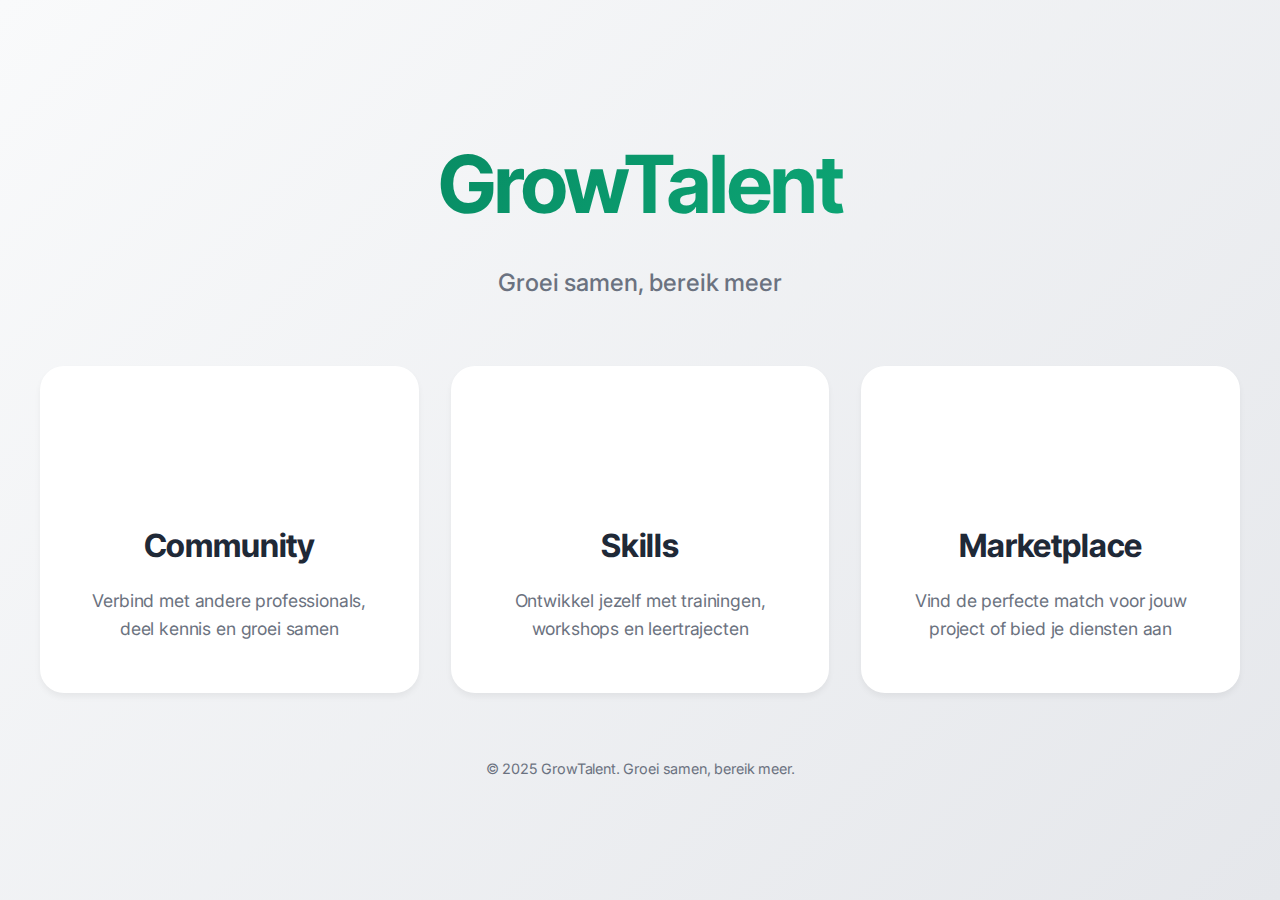
<file: index.html>
<!DOCTYPE html>
<html lang="nl">
<head>
    <meta charset="UTF-8">
    <meta name="viewport" content="width=device-width, initial-scale=1.0">
    <title>GrowTalent - Groei samen</title>
    <link rel="preconnect" href="https://fonts.googleapis.com">
    <link rel="preconnect" href="https://fonts.gstatic.com" crossorigin>
    <link href="https://fonts.googleapis.com/css2?family=Inter:wght@400;500;600;700&family=Inter+Tight:wght@600;700&display=swap" rel="stylesheet">
    <link rel="stylesheet" href="landing-styles.css">
</head>
<body>
    <div class="landing-container">
        <div class="logo-section">
            <h1 class="main-logo">GrowTalent</h1>
            <p class="tagline">Groei samen, bereik meer</p>
        </div>

        <div class="pillars-section">
            <a href="community-login.html" class="pillar-card community">
                <div class="pillar-icon">
                    <svg width="48" height="48" viewBox="0 0 24 24" fill="none" stroke="currentColor" stroke-width="2">
                        <path d="M17 21v-2a4 4 0 0 0-4-4H5a4 4 0 0 0-4 4v2"></path>
                        <circle cx="9" cy="7" r="4"></circle>
                        <path d="M23 21v-2a4 4 0 0 0-3-3.87"></path>
                        <path d="M16 3.13a4 4 0 0 1 0 7.75"></path>
                    </svg>
                </div>
                <h2>Community</h2>
                <p>Verbind met andere professionals, deel kennis en groei samen</p>
            </a>

            <a href="skills-login.html" class="pillar-card skills">
                <div class="pillar-icon">
                    <svg width="48" height="48" viewBox="0 0 24 24" fill="none" stroke="currentColor" stroke-width="2">
                        <path d="M2 3h6a4 4 0 0 1 4 4v14a3 3 0 0 0-3-3H2z"></path>
                        <path d="M22 3h-6a4 4 0 0 0-4 4v14a3 3 0 0 1 3-3h7z"></path>
                    </svg>
                </div>
                <h2>Skills</h2>
                <p>Ontwikkel jezelf met trainingen, workshops en leertrajecten</p>
            </a>

            <a href="marketplace-login.html" class="pillar-card marketplace">
                <div class="pillar-icon">
                    <svg width="48" height="48" viewBox="0 0 24 24" fill="none" stroke="currentColor" stroke-width="2">
                        <circle cx="9" cy="21" r="1"></circle>
                        <circle cx="20" cy="21" r="1"></circle>
                        <path d="M1 1h4l2.68 13.39a2 2 0 0 0 2 1.61h9.72a2 2 0 0 0 2-1.61L23 6H6"></path>
                    </svg>
                </div>
                <h2>Marketplace</h2>
                <p>Vind de perfecte match voor jouw project of bied je diensten aan</p>
            </a>
        </div>

        <footer class="landing-footer">
            <p>&copy; 2025 GrowTalent. Groei samen, bereik meer.</p>
        </footer>
    </div>
</body>
</html>
</file>
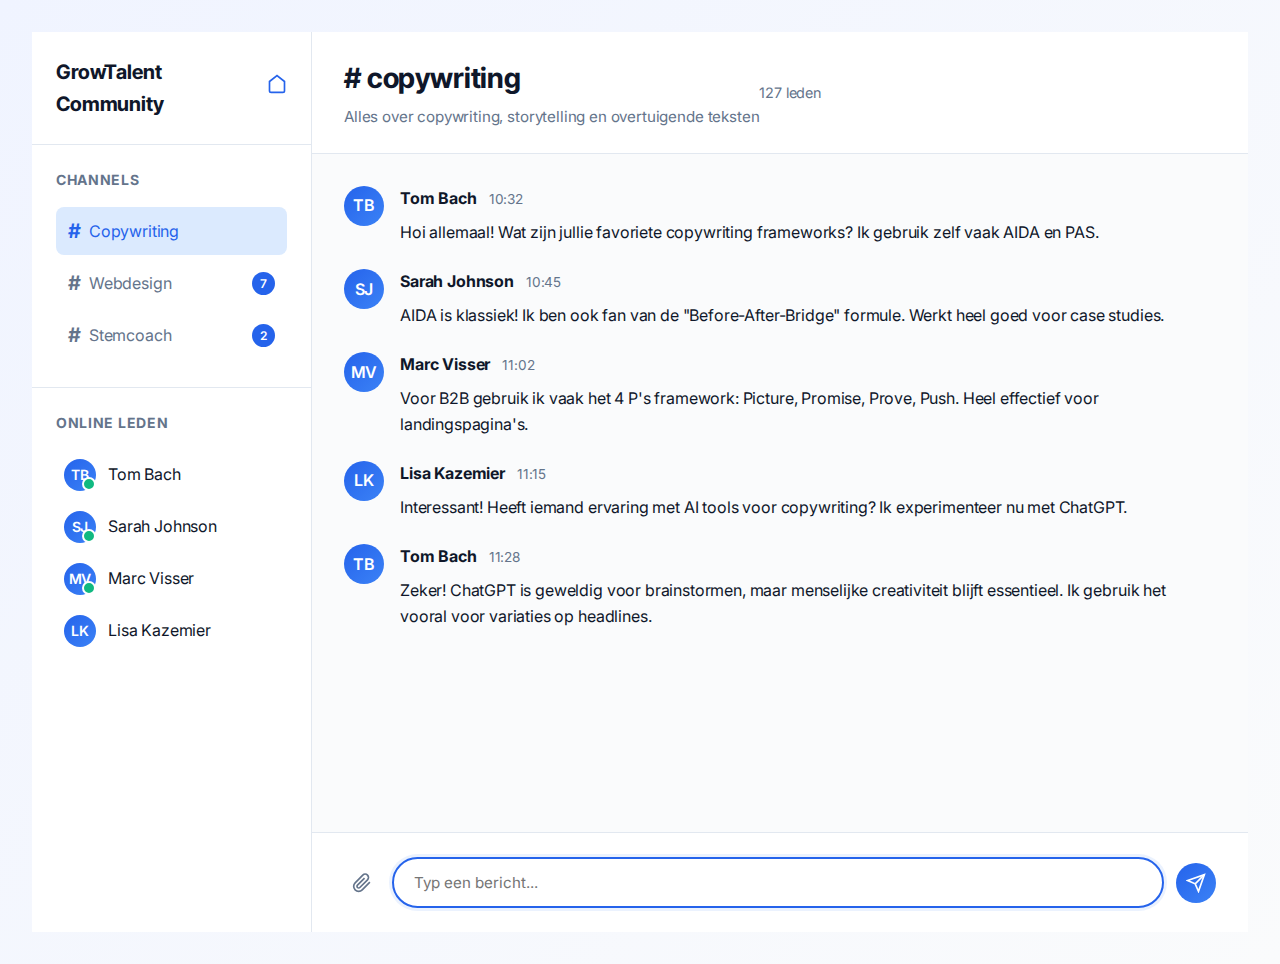
<file: channel.html>
<!DOCTYPE html>
<html lang="nl">
<head>
    <meta charset="UTF-8">
    <meta name="viewport" content="width=device-width, initial-scale=1.0">
    <title>Channel - GrowTalent Community</title>
    <link rel="preconnect" href="https://fonts.googleapis.com">
    <link rel="preconnect" href="https://fonts.gstatic.com" crossorigin>
    <link href="https://fonts.googleapis.com/css2?family=Inter:wght@400;500;600;700&family=Inter+Tight:wght@600;700&display=swap" rel="stylesheet">
    <link rel="stylesheet" href="community-styles.css">
</head>
<body>
    <div class="channel-container">
        <!-- Sidebar -->
        <aside class="channel-sidebar">
            <div class="sidebar-header">
                <a href="index.html" style="text-decoration: none;">
                    <h2>GrowTalent Community</h2>
                </a>
                <a href="community-dashboard.html" class="back-to-dashboard">
                    <svg width="20" height="20" viewBox="0 0 24 24" fill="none" stroke="currentColor" stroke-width="2">
                        <path d="M3 9l9-7 9 7v11a2 2 0 0 1-2 2H5a2 2 0 0 1-2-2z"></path>
                    </svg>
                </a>
            </div>
            
            <div class="channels-section">
                <h3>Channels</h3>
                <ul class="sidebar-channels">
                    <li>
                        <a href="channel.html?channel=copywriting" class="sidebar-channel" data-channel="copywriting">
                            <span class="channel-hash">#</span>
                            <span>Copywriting</span>
                            <span class="unread-badge">3</span>
                        </a>
                    </li>
                    <li>
                        <a href="channel.html?channel=webdesign" class="sidebar-channel" data-channel="webdesign">
                            <span class="channel-hash">#</span>
                            <span>Webdesign</span>
                            <span class="unread-badge">7</span>
                        </a>
                    </li>
                    <li>
                        <a href="channel.html?channel=stemcoach" class="sidebar-channel" data-channel="stemcoach">
                            <span class="channel-hash">#</span>
                            <span>Stemcoach</span>
                            <span class="unread-badge">2</span>
                        </a>
                    </li>
                </ul>
            </div>

            <div class="online-members">
                <h3>Online leden</h3>
                <ul class="members-list">
                    <li class="member-item">
                        <div class="member-avatar online">TB</div>
                        <span>Tom Bach</span>
                    </li>
                    <li class="member-item">
                        <div class="member-avatar online">SJ</div>
                        <span>Sarah Johnson</span>
                    </li>
                    <li class="member-item">
                        <div class="member-avatar online">MV</div>
                        <span>Marc Visser</span>
                    </li>
                    <li class="member-item">
                        <div class="member-avatar">LK</div>
                        <span>Lisa Kazemier</span>
                    </li>
                </ul>
            </div>
        </aside>

        <!-- Main Chat Area -->
        <main class="channel-main">
            <!-- Channel Header -->
            <header class="channel-header">
                <div class="channel-title">
                    <h1 id="channelName"># copywriting</h1>
                    <p id="channelDescription">Alles over copywriting, storytelling en overtuigende teksten</p>
                </div>
                <div class="channel-info">
                    <span id="memberCount">127 leden</span>
                </div>
            </header>

            <!-- Messages -->
            <div class="messages-container" id="messagesContainer">
                <!-- Messages will be dynamically loaded -->
            </div>

            <!-- Message Input -->
            <div class="message-input-container">
                <form id="messageForm" class="message-form">
                    <button type="button" class="attachment-btn">
                        <svg width="20" height="20" viewBox="0 0 24 24" fill="none" stroke="currentColor" stroke-width="2">
                            <path d="M21.44 11.05l-9.19 9.19a6 6 0 0 1-8.49-8.49l9.19-9.19a4 4 0 0 1 5.66 5.66l-9.2 9.19a2 2 0 0 1-2.83-2.83l8.49-8.48"></path>
                        </svg>
                    </button>
                    <input type="text" id="messageInput" placeholder="Typ een bericht..." autocomplete="off">
                    <button type="submit" class="send-btn">
                        <svg width="20" height="20" viewBox="0 0 24 24" fill="none" stroke="currentColor" stroke-width="2">
                            <line x1="22" y1="2" x2="11" y2="13"></line>
                            <polygon points="22 2 15 22 11 13 2 9 22 2"></polygon>
                        </svg>
                    </button>
                </form>
            </div>
        </main>
    </div>

    <script src="channel.js"></script>
</body>
</html>
</file>
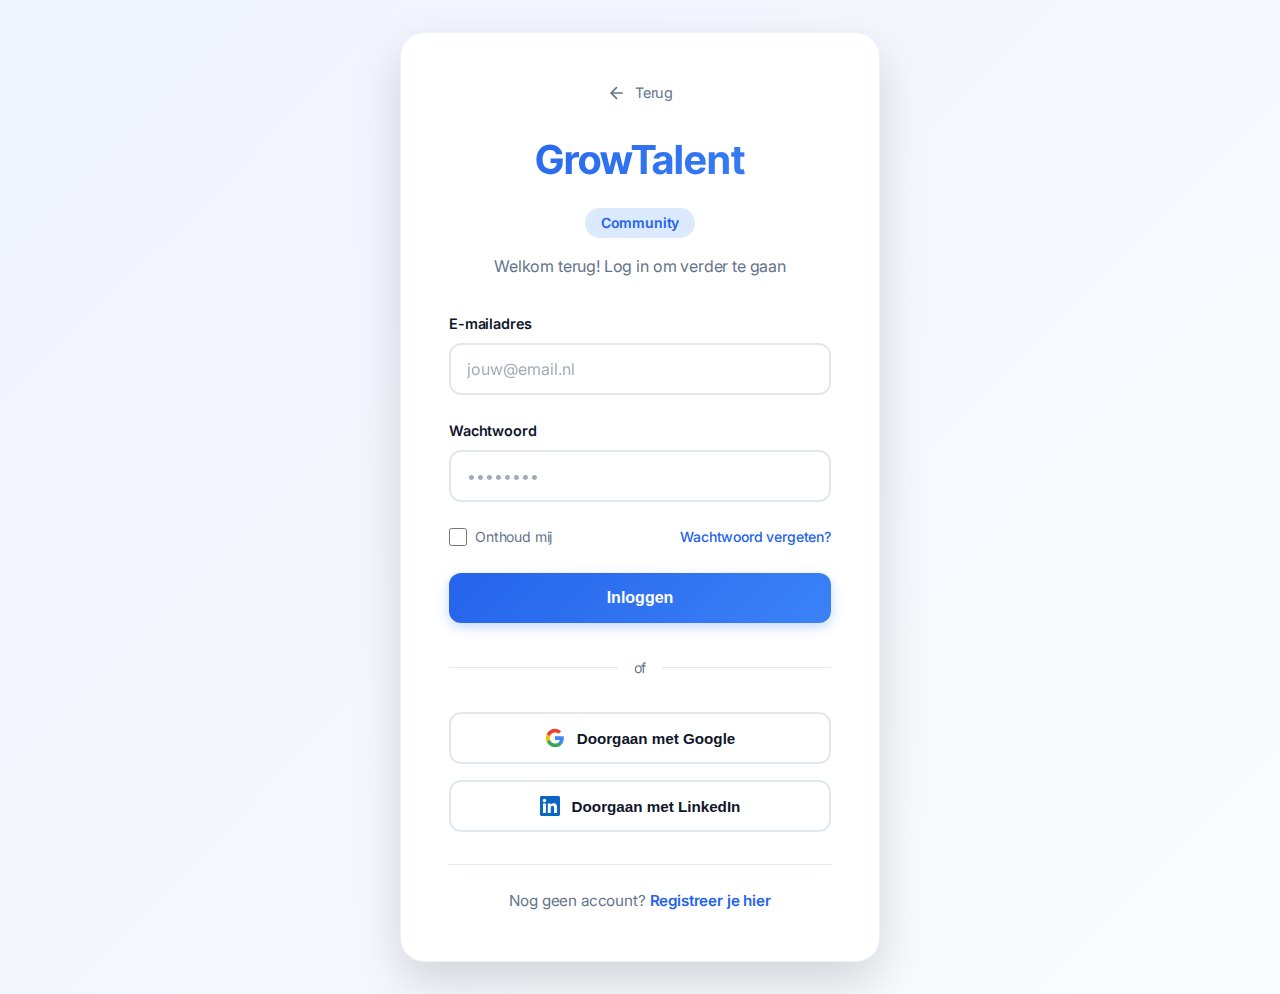
<file: community-dashboard.html>
<!DOCTYPE html>
<html lang="nl">
<head>
    <meta charset="UTF-8">
    <meta name="viewport" content="width=device-width, initial-scale=1.0">
    <title>Community Dashboard - GrowTalent</title>
    <link rel="preconnect" href="https://fonts.googleapis.com">
    <link rel="preconnect" href="https://fonts.gstatic.com" crossorigin>
    <link href="https://fonts.googleapis.com/css2?family=Inter:wght@400;500;600;700&family=Inter+Tight:wght@600;700&display=swap" rel="stylesheet">
    <link rel="stylesheet" href="community-styles.css">
</head>
<body>
    <div class="dashboard-container">
        <!-- Header -->
        <header class="dashboard-header">
            <div class="container">
                <div class="dashboard-logo">
                    <a href="index.html" style="text-decoration: none;">
                        <h1>GrowTalent <span style="font-size: 0.8rem; color: #2563eb;">Community</span></h1>
                    </a>
                </div>
                <nav class="dashboard-nav">
                    <a href="channel.html?channel=copywriting" class="nav-link">
                        <svg width="20" height="20" viewBox="0 0 24 24" fill="none" stroke="currentColor" stroke-width="2">
                            <path d="M21 15a2 2 0 0 1-2 2H7l-4 4V5a2 2 0 0 1 2-2h14a2 2 0 0 1 2 2z"></path>
                        </svg>
                        <span>Channels</span>
                    </a>
                    <a href="community-dashboard.html" class="nav-link active">
                        <svg width="20" height="20" viewBox="0 0 24 24" fill="none" stroke="currentColor" stroke-width="2">
                            <path d="M3 9l9-7 9 7v11a2 2 0 0 1-2 2H5a2 2 0 0 1-2-2z"></path>
                        </svg>
                        <span>Dashboard</span>
                    </a>
                    <a href="profile.html" class="nav-link">
                        <svg width="20" height="20" viewBox="0 0 24 24" fill="none" stroke="currentColor" stroke-width="2">
                            <path d="M20 21v-2a4 4 0 0 0-4-4H8a4 4 0 0 0-4 4v2"></path>
                            <circle cx="12" cy="7" r="4"></circle>
                        </svg>
                        <span>Profiel</span>
                    </a>
                    <a href="community-dashboard.html#notifications" class="nav-link">
                        <svg width="20" height="20" viewBox="0 0 24 24" fill="none" stroke="currentColor" stroke-width="2">
                            <path d="M18 8A6 6 0 0 0 6 8c0 7-3 9-3 9h18s-3-2-3-9"></path>
                            <path d="M13.73 21a2 2 0 0 1-3.46 0"></path>
                        </svg>
                        <span>Notificaties</span>
                    </a>
                </nav>
                <div class="user-menu">
                    <div class="user-avatar" id="userAvatar">JD</div>
                </div>
            </div>
        </header>

        <!-- Main Content -->
        <main class="dashboard-content">
            <div class="dashboard-layout">
                <div class="dashboard-main">
                    <!-- Welcome Section -->
                    <section class="welcome-section">
                        <h2>Welkom bij GrowTalent Community! 👋</h2>
                        <p>Deel kennis en groei samen met professionals in jouw vakgebied. 5 nieuwe berichten in jouw channels.</p>
                    </section>

                    <!-- Dashboard Grid -->
                    <div class="dashboard-grid">
                <!-- Mijn Profiel -->
                <div class="dashboard-card">
                    <div class="card-header">
                        <div class="card-icon">
                            <svg width="24" height="24" viewBox="0 0 24 24" fill="none" stroke="currentColor" stroke-width="2">
                                <path d="M20 21v-2a4 4 0 0 0-4-4H8a4 4 0 0 0-4 4v2"></path>
                                <circle cx="12" cy="7" r="4"></circle>
                            </svg>
                        </div>
                        <h3>Mijn Profiel</h3>
                    </div>
                    <div class="card-content">
                        <div class="profile-preview">
                            <div class="profile-avatar">TB</div>
                            <div class="profile-info">
                                <div class="profile-name">Tom Bach</div>
                                <div class="profile-role">Marketing Strategist</div>
                            </div>
                        </div>
                        <a href="profile.html" class="btn-primary">
                            Bekijk profiel
                            <svg width="16" height="16" viewBox="0 0 24 24" fill="none" stroke="currentColor" stroke-width="2">
                                <path d="M5 12h14M12 5l7 7-7 7"/>
                            </svg>
                        </a>
                    </div>
                </div>

                <!-- Recente Activiteit -->
                <div class="dashboard-card">
                    <div class="card-header">
                        <div class="card-icon">
                            <svg width="24" height="24" viewBox="0 0 24 24" fill="none" stroke="currentColor" stroke-width="2">
                                <polyline points="22 12 18 12 15 21 9 3 6 12 2 12"></polyline>
                            </svg>
                        </div>
                        <h3>Activiteit</h3>
                    </div>
                    <div class="card-content">
                        <ul class="activity-list">
                            <li class="activity-item">
                                <span class="activity-text">Nieuw connectieverzoek van Sarah</span>
                                <span class="activity-time">2u</span>
                            </li>
                            <li class="activity-item">
                                <span class="activity-text">Je post heeft 15 likes ontvangen</span>
                                <span class="activity-time">5u</span>
                            </li>
                            <li class="activity-item">
                                <span class="activity-text">Marc heeft gereageerd op je bericht</span>
                                <span class="activity-time">1d</span>
                            </li>
                        </ul>
                    </div>
                </div>

                <!-- Community Channels -->
                <div class="dashboard-card featured-card">
                    <div class="card-header">
                        <div class="card-icon premium-icon">
                            <svg width="24" height="24" viewBox="0 0 24 24" fill="none" stroke="currentColor" stroke-width="2">
                                <path d="M21 15a2 2 0 0 1-2 2H7l-4 4V5a2 2 0 0 1 2-2h14a2 2 0 0 1 2 2z"></path>
                            </svg>
                        </div>
                        <h3>Exclusieve Channels</h3>
                    </div>
                    <div class="card-content">
                        <ul class="channel-list">
                            <li class="channel-item">
                                <a href="channel.html?channel=copywriting" class="channel-link">
                                    <span class="channel-icon">#</span>
                                    <div class="channel-info">
                                        <span class="channel-name">Copywriting</span>
                                        <span class="channel-members">127 leden</span>
                                    </div>
                                    <span class="channel-badge">3</span>
                                </a>
                            </li>
                            <li class="channel-item">
                                <a href="channel.html?channel=webdesign" class="channel-link">
                                    <span class="channel-icon">#</span>
                                    <div class="channel-info">
                                        <span class="channel-name">Webdesign</span>
                                        <span class="channel-members">89 leden</span>
                                    </div>
                                    <span class="channel-badge">7</span>
                                </a>
                            </li>
                            <li class="channel-item">
                                <a href="channel.html?channel=stemcoach" class="channel-link">
                                    <span class="channel-icon">#</span>
                                    <div class="channel-info">
                                        <span class="channel-name">Stemcoach</span>
                                        <span class="channel-members">54 leden</span>
                                    </div>
                                    <span class="channel-badge">2</span>
                                </a>
                            </li>
                        </ul>
                    </div>
                </div>

                <!-- Kennisdeling -->
                <div class="dashboard-card">
                    <div class="card-header">
                        <div class="card-icon">
                            <svg width="24" height="24" viewBox="0 0 24 24" fill="none" stroke="currentColor" stroke-width="2">
                                <path d="M2 3h6a4 4 0 0 1 4 4v14a3 3 0 0 0-3-3H2z"></path>
                                <path d="M22 3h-6a4 4 0 0 0-4 4v14a3 3 0 0 1 3-3h7z"></path>
                            </svg>
                        </div>
                        <h3>Kennisdeling</h3>
                    </div>
                    <div class="card-content">
                        <div class="stat-value">8</div>
                        <div class="stat-label">Gedeelde artikelen</div>
                        <a href="#" class="btn-primary">
                            Kennis delen
                            <svg width="16" height="16" viewBox="0 0 24 24" fill="none" stroke="currentColor" stroke-width="2">
                                <path d="M5 12h14M12 5l7 7-7 7"/>
                            </svg>
                        </a>
                    </div>
                </div>

                <!-- Events -->
                <div class="dashboard-card">
                    <div class="card-header">
                        <div class="card-icon">
                            <svg width="24" height="24" viewBox="0 0 24 24" fill="none" stroke="currentColor" stroke-width="2">
                                <rect x="3" y="4" width="18" height="18" rx="2" ry="2"></rect>
                                <line x1="16" y1="2" x2="16" y2="6"></line>
                                <line x1="8" y1="2" x2="8" y2="6"></line>
                                <line x1="3" y1="10" x2="21" y2="10"></line>
                            </svg>
                        </div>
                        <h3>Aankomende Events</h3>
                    </div>
                    <div class="card-content">
                        <ul class="activity-list">
                            <li class="activity-item">
                                <span class="activity-text">UX Design Masterclass</span>
                                <span class="activity-time">5 dec</span>
                            </li>
                            <li class="activity-item">
                                <span class="activity-text">Netwerk borrel Amsterdam</span>
                                <span class="activity-time">12 dec</span>
                            </li>
                            <li class="activity-item">
                                <span class="activity-text">AI in Marketing webinar</span>
                                <span class="activity-time">18 dec</span>
                            </li>
                        </ul>
                    </div>
                </div>

                <!-- Quick Actions -->
                <div class="dashboard-card">
                    <div class="card-header">
                        <div class="card-icon">
                            <svg width="24" height="24" viewBox="0 0 24 24" fill="none" stroke="currentColor" stroke-width="2">
                                <circle cx="12" cy="12" r="10"></circle>
                                <line x1="12" y1="8" x2="12" y2="16"></line>
                                <line x1="8" y1="12" x2="16" y2="12"></line>
                            </svg>
                        </div>
                        <h3>Snelle acties</h3>
                    </div>
                    <div class="card-content">
                        <a href="#" class="btn-primary" style="margin-bottom: 0.75rem; width: 100%; justify-content: center;">
                            <svg width="16" height="16" viewBox="0 0 24 24" fill="none" stroke="currentColor" stroke-width="2">
                                <path d="M11 4H4a2 2 0 0 0-2 2v14a2 2 0 0 0 2 2h14a2 2 0 0 0 2-2v-7"></path>
                                <path d="M18.5 2.5a2.121 2.121 0 0 1 3 3L12 15l-4 1 1-4 9.5-9.5z"></path>
                            </svg>
                            Nieuw bericht plaatsen
                        </a>
                        <a href="#" class="btn-primary" style="background: white; color: #3b82f6; border: 2px solid #3b82f6; box-shadow: none; width: 100%; justify-content: center;">
                            <svg width="16" height="16" viewBox="0 0 24 24" fill="none" stroke="currentColor" stroke-width="2">
                                <rect x="3" y="3" width="7" height="7"></rect>
                                <rect x="14" y="3" width="7" height="7"></rect>
                                <rect x="14" y="14" width="7" height="7"></rect>
                                <rect x="3" y="14" width="7" height="7"></rect>
                            </svg>
                            Ontdek meer channels
                        </a>
                    </div>
                </div>
            </div>
        </div>

        <!-- Right Sidebar -->
        <aside class="dashboard-sidebar">
            <div class="sidebar-tabs">
                <button class="sidebar-tab active" data-tab="live-feed">
                    <svg width="18" height="18" viewBox="0 0 24 24" fill="none" stroke="currentColor" stroke-width="2">
                        <polyline points="22 12 18 12 15 21 9 3 6 12 2 12"></polyline>
                    </svg>
                    Live Feed
                </button>
                <button class="sidebar-tab" data-tab="challenges">
                    <svg width="18" height="18" viewBox="0 0 24 24" fill="none" stroke="currentColor" stroke-width="2">
                        <path d="M12 2L2 7l10 5 10-5-10-5z"></path>
                        <path d="M2 17l10 5 10-5M2 12l10 5 10-5"></path>
                    </svg>
                    Challenges
                </button>
                <button class="sidebar-tab" data-tab="updates">
                    <svg width="18" height="18" viewBox="0 0 24 24" fill="none" stroke="currentColor" stroke-width="2">
                        <path d="M18 8A6 6 0 0 0 6 8c0 7-3 9-3 9h18s-3-2-3-9"></path>
                        <path d="M13.73 21a2 2 0 0 1-3.46 0"></path>
                    </svg>
                    Updates
                </button>
                <button class="sidebar-tab" data-tab="trending">
                    <svg width="18" height="18" viewBox="0 0 24 24" fill="none" stroke="currentColor" stroke-width="2">
                        <polyline points="23 6 13.5 15.5 8.5 10.5 1 18"></polyline>
                        <polyline points="17 6 23 6 23 12"></polyline>
                    </svg>
                    Trending
                </button>
            </div>

            <div class="sidebar-content">
                <!-- Live Feed Content -->
                <div class="tab-content active" id="live-feed">
                    <div class="feed-item">
                        <div class="feed-avatar">SJ</div>
                        <div class="feed-info">
                            <div class="feed-author">Sarah Johnson</div>
                            <div class="feed-text">heeft een nieuw artikel gedeeld over AI in Marketing</div>
                            <div class="feed-time">2 min geleden</div>
                        </div>
                    </div>
                    <div class="feed-item">
                        <div class="feed-avatar">MV</div>
                        <div class="feed-info">
                            <div class="feed-author">Marc Visser</div>
                            <div class="feed-text">is live gegaan in #webdesign</div>
                            <div class="feed-time">15 min geleden</div>
                        </div>
                    </div>
                    <div class="feed-item">
                        <div class="feed-avatar">LK</div>
                        <div class="feed-info">
                            <div class="feed-author">Lisa Kazemier</div>
                            <div class="feed-text">heeft een nieuwe discussie gestart in #stemcoach</div>
                            <div class="feed-time">1 uur geleden</div>
                        </div>
                    </div>
                    <div class="feed-item">
                        <div class="feed-avatar">TB</div>
                        <div class="feed-info">
                            <div class="feed-author">Tom Bach</div>
                            <div class="feed-text">heeft gereageerd op je bericht</div>
                            <div class="feed-time">2 uur geleden</div>
                        </div>
                    </div>
                </div>

                <!-- Challenges Content -->
                <div class="tab-content" id="challenges">
                    <div class="challenge-item">
                        <div class="challenge-icon">🎯</div>
                        <div class="challenge-info">
                            <div class="challenge-title">30 Dagen Content Challenge</div>
                            <div class="challenge-progress">
                                <div class="progress-bar">
                                    <div class="progress-fill" style="width: 67%"></div>
                                </div>
                                <span>20/30 dagen</span>
                            </div>
                        </div>
                    </div>
                    <div class="challenge-item">
                        <div class="challenge-icon">💪</div>
                        <div class="challenge-info">
                            <div class="challenge-title">Actief in 5 Channels</div>
                            <div class="challenge-progress">
                                <div class="progress-bar">
                                    <div class="progress-fill" style="width: 60%"></div>
                                </div>
                                <span>3/5 channels</span>
                            </div>
                        </div>
                    </div>
                    <div class="challenge-item">
                        <div class="challenge-icon">📚</div>
                        <div class="challenge-info">
                            <div class="challenge-title">5 Artikelen Delen</div>
                            <div class="challenge-progress">
                                <div class="progress-bar">
                                    <div class="progress-fill" style="width: 60%"></div>
                                </div>
                                <span>3/5 artikelen</span>
                            </div>
                        </div>
                    </div>
                </div>

                <!-- Updates Content -->
                <div class="tab-content" id="updates">
                    <div class="update-item new">
                        <div class="update-icon">🎉</div>
                        <div class="update-info">
                            <div class="update-title">Nieuwe feature: Video calls</div>
                            <div class="update-text">Start nu direct videogesprekken met je connecties</div>
                            <div class="update-time">Vandaag</div>
                        </div>
                    </div>
                    <div class="update-item">
                        <div class="update-icon">🚀</div>
                        <div class="update-info">
                            <div class="update-title">Skills platform komt eraan</div>
                            <div class="update-text">Binnenkort beschikbaar: online trainingen en workshops</div>
                            <div class="update-time">3 dagen geleden</div>
                        </div>
                    </div>
                    <div class="update-item">
                        <div class="update-icon">📱</div>
                        <div class="update-info">
                            <div class="update-title">Mobiele app update</div>
                            <div class="update-text">Verbeterde performance en nieuwe notificaties</div>
                            <div class="update-time">1 week geleden</div>
                        </div>
                    </div>
                </div>

                <!-- Trending Content -->
                <div class="tab-content" id="trending">
                    <div class="trending-item">
                        <div class="trending-rank">#1</div>
                        <div class="trending-info">
                            <div class="trending-topic">AI-gedreven Marketing</div>
                            <div class="trending-stats">247 berichten • 1.2k views</div>
                        </div>
                    </div>
                    <div class="trending-item">
                        <div class="trending-rank">#2</div>
                        <div class="trending-info">
                            <div class="trending-topic">Remote Work Tips</div>
                            <div class="trending-stats">189 berichten • 890 views</div>
                        </div>
                    </div>
                    <div class="trending-item">
                        <div class="trending-rank">#3</div>
                        <div class="trending-info">
                            <div class="trending-topic">Sustainable Business</div>
                            <div class="trending-stats">156 berichten • 734 views</div>
                        </div>
                    </div>
                    <div class="trending-item">
                        <div class="trending-rank">#4</div>
                        <div class="trending-info">
                            <div class="trending-topic">Personal Branding</div>
                            <div class="trending-stats">142 berichten • 651 views</div>
                        </div>
                    </div>
                    <div class="trending-item">
                        <div class="trending-rank">#5</div>
                        <div class="trending-info">
                            <div class="trending-topic">Freelance Life</div>
                            <div class="trending-stats">128 berichten • 592 views</div>
                        </div>
                    </div>
                </div>
            </div>
        </aside>
    </div>
        </main>
    </div>

    <script src="community-dashboard.js"></script>
</body>
</html>
</file>
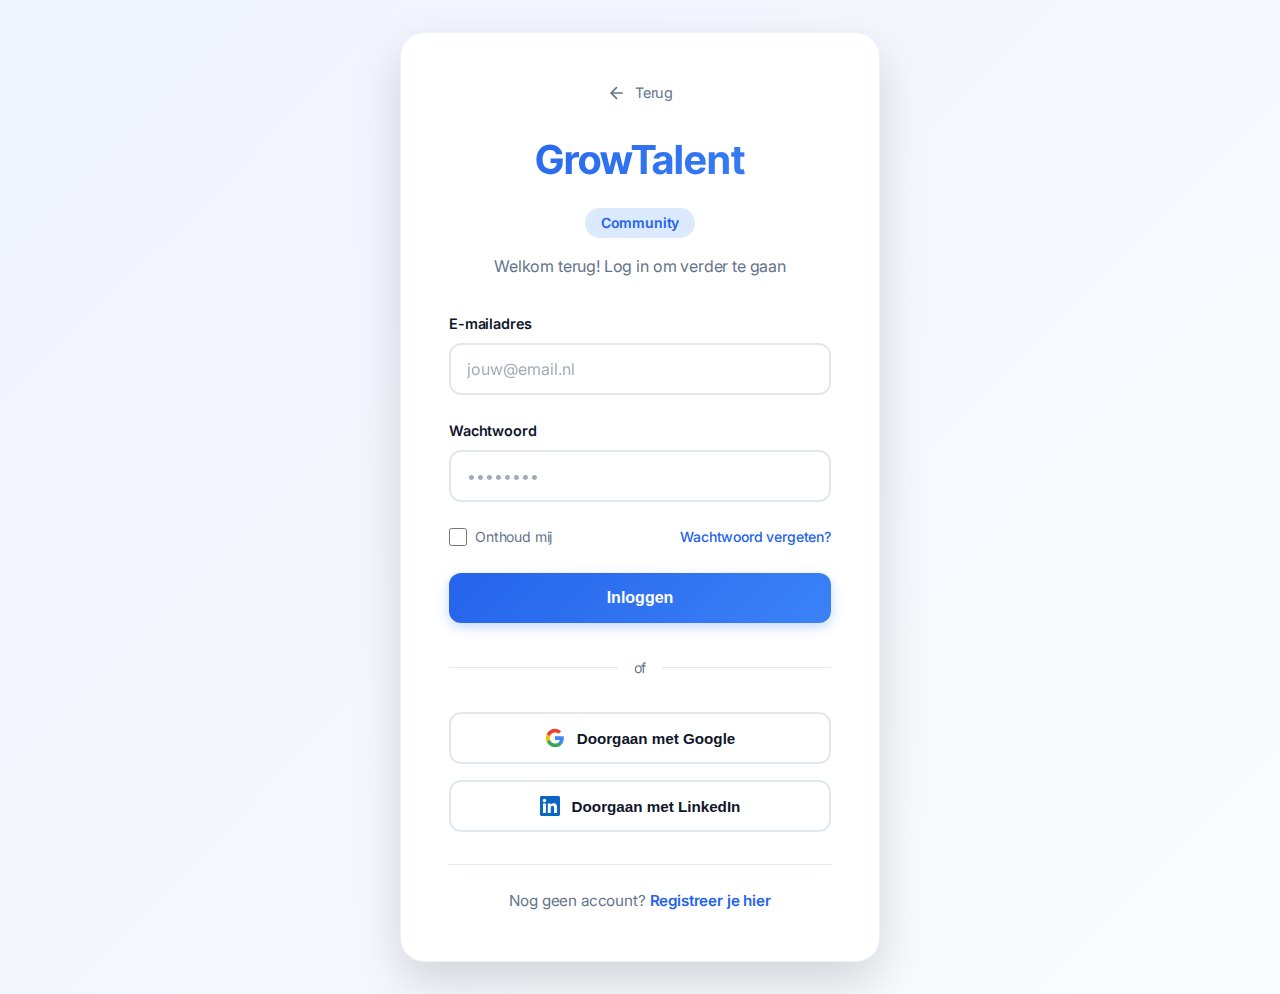
<file: community-login.html>
<!DOCTYPE html>
<html lang="nl">
<head>
    <meta charset="UTF-8">
    <meta name="viewport" content="width=device-width, initial-scale=1.0">
    <title>Community Login - GrowTalent</title>
    <link rel="preconnect" href="https://fonts.googleapis.com">
    <link rel="preconnect" href="https://fonts.gstatic.com" crossorigin>
    <link href="https://fonts.googleapis.com/css2?family=Inter:wght@400;500;600;700&family=Inter+Tight:wght@600;700&display=swap" rel="stylesheet">
    <link rel="stylesheet" href="community-styles.css">
</head>
<body>
    <div class="login-container">
        <div class="login-card">
            <div class="login-header">
                <a href="index.html" class="back-link">
                    <svg width="20" height="20" viewBox="0 0 24 24" fill="none" stroke="currentColor" stroke-width="2">
                        <path d="M19 12H5M12 19l-7-7 7-7"/>
                    </svg>
                    Terug
                </a>
                <div class="logo">
                    <h1>GrowTalent</h1>
                    <span class="community-badge">Community</span>
                </div>
                <p class="subtitle">Welkom terug! Log in om verder te gaan</p>
            </div>

            <form id="loginForm" class="login-form">
                <div class="form-group">
                    <label for="email">E-mailadres</label>
                    <input type="email" id="email" name="email" placeholder="jouw@email.nl">
                </div>

                <div class="form-group">
                    <label for="password">Wachtwoord</label>
                    <input type="password" id="password" name="password" placeholder="••••••••">
                </div>

                <div class="form-options">
                    <label class="checkbox-label">
                        <input type="checkbox" name="remember">
                        <span>Onthoud mij</span>
                    </label>
                    <a href="#" class="forgot-link">Wachtwoord vergeten?</a>
                </div>

                <button type="submit" class="login-button">Inloggen</button>
            </form>

            <div class="divider">
                <span>of</span>
            </div>

            <div class="social-login">
                <button class="social-button google">
                    <svg width="20" height="20" viewBox="0 0 24 24">
                        <path fill="#4285F4" d="M22.56 12.25c0-.78-.07-1.53-.2-2.25H12v4.26h5.92c-.26 1.37-1.04 2.53-2.21 3.31v2.77h3.57c2.08-1.92 3.28-4.74 3.28-8.09z"/>
                        <path fill="#34A853" d="M12 23c2.97 0 5.46-.98 7.28-2.66l-3.57-2.77c-.98.66-2.23 1.06-3.71 1.06-2.86 0-5.29-1.93-6.16-4.53H2.18v2.84C3.99 20.53 7.7 23 12 23z"/>
                        <path fill="#FBBC05" d="M5.84 14.09c-.22-.66-.35-1.36-.35-2.09s.13-1.43.35-2.09V7.07H2.18C1.43 8.55 1 10.22 1 12s.43 3.45 1.18 4.93l2.85-2.22.81-.62z"/>
                        <path fill="#EA4335" d="M12 5.38c1.62 0 3.06.56 4.21 1.64l3.15-3.15C17.45 2.09 14.97 1 12 1 7.7 1 3.99 3.47 2.18 7.07l3.66 2.84c.87-2.6 3.3-4.53 6.16-4.53z"/>
                    </svg>
                    Doorgaan met Google
                </button>
                <button class="social-button linkedin">
                    <svg width="20" height="20" viewBox="0 0 24 24" fill="#0A66C2">
                        <path d="M20.447 20.452h-3.554v-5.569c0-1.328-.027-3.037-1.852-3.037-1.853 0-2.136 1.445-2.136 2.939v5.667H9.351V9h3.414v1.561h.046c.477-.9 1.637-1.85 3.37-1.85 3.601 0 4.267 2.37 4.267 5.455v6.286zM5.337 7.433c-1.144 0-2.063-.926-2.063-2.065 0-1.138.92-2.063 2.063-2.063 1.14 0 2.064.925 2.064 2.063 0 1.139-.925 2.065-2.064 2.065zm1.782 13.019H3.555V9h3.564v11.452zM22.225 0H1.771C.792 0 0 .774 0 1.729v20.542C0 23.227.792 24 1.771 24h20.451C23.2 24 24 23.227 24 22.271V1.729C24 .774 23.2 0 22.222 0h.003z"/>
                    </svg>
                    Doorgaan met LinkedIn
                </button>
            </div>

            <div class="signup-prompt">
                <p>Nog geen account? <a href="#" class="signup-link">Registreer je hier</a></p>
            </div>
        </div>
    </div>

    <script src="community-login.js"></script>
</body>
</html>
</file>
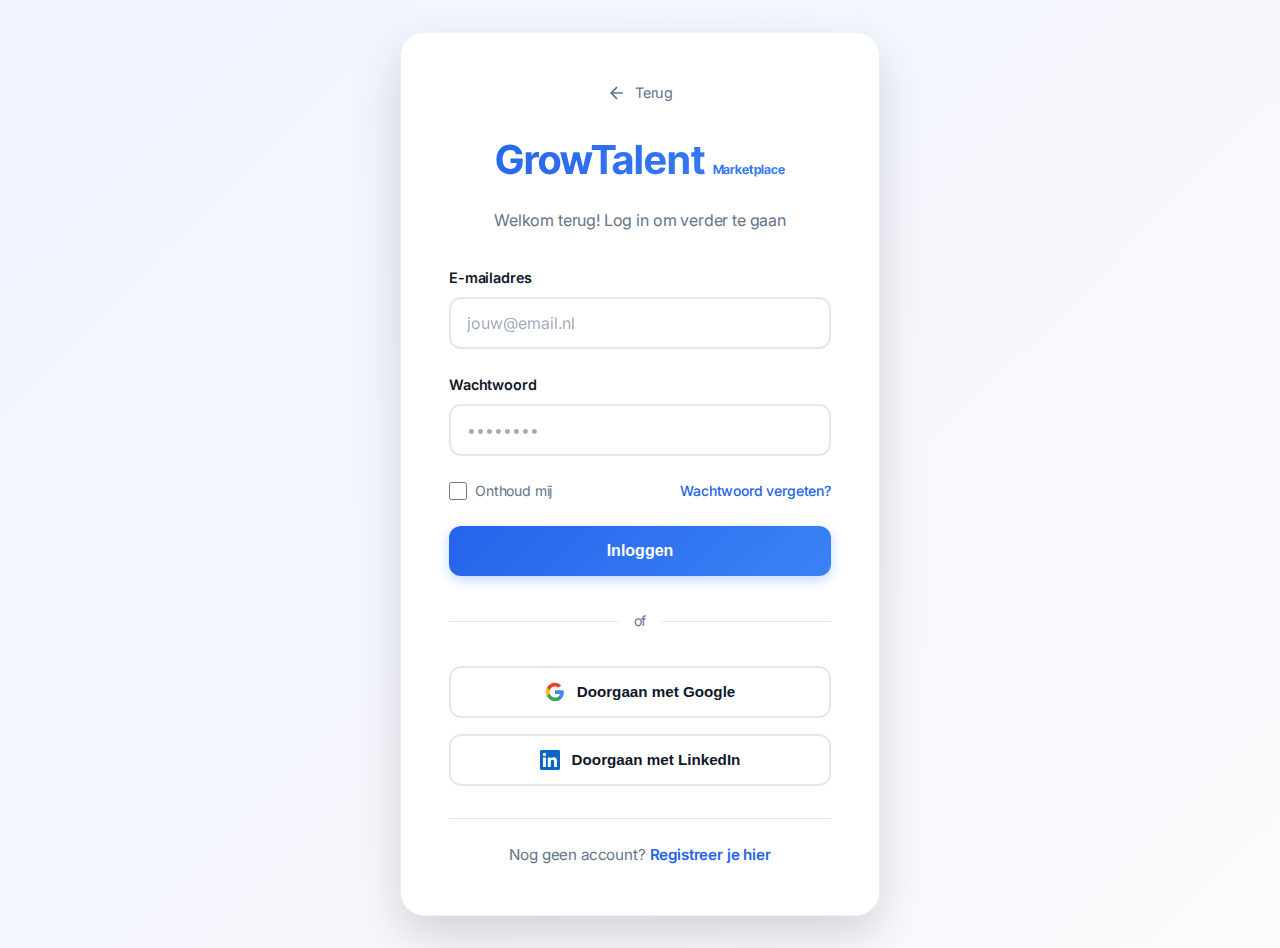
<file: marketplace-login.html>
<!DOCTYPE html>
<html lang="nl">
<head>
    <meta charset="UTF-8">
    <meta name="viewport" content="width=device-width, initial-scale=1.0">
    <title>Marketplace Login - GrowTalent</title>
    <link rel="preconnect" href="https://fonts.googleapis.com">
    <link rel="preconnect" href="https://fonts.gstatic.com" crossorigin>
    <link href="https://fonts.googleapis.com/css2?family=Inter:wght@400;500;600;700&family=Inter+Tight:wght@600;700&display=swap" rel="stylesheet">
    <link rel="stylesheet" href="community-styles.css">
</head>
<body>
    <div class="login-container">
        <div class="login-card">
            <div class="login-header">
                <a href="index.html" class="back-link">
                    <svg width="20" height="20" viewBox="0 0 24 24" fill="none" stroke="currentColor" stroke-width="2">
                        <path d="M19 12H5M12 19l-7-7 7-7"/>
                    </svg>
                    Terug
                </a>
                <div class="logo">
                    <h1>GrowTalent <span style="font-size: 0.8rem; color: #7c3aed;">Marketplace</span></h1>
                </div>
                <p class="subtitle">Welkom terug! Log in om verder te gaan</p>
            </div>

            <form id="loginForm" class="login-form">
                <div class="form-group">
                    <label for="email">E-mailadres</label>
                    <input type="email" id="email" name="email" placeholder="jouw@email.nl">
                </div>

                <div class="form-group">
                    <label for="password">Wachtwoord</label>
                    <input type="password" id="password" name="password" placeholder="••••••••">
                </div>

                <div class="form-options">
                    <label class="checkbox-label">
                        <input type="checkbox" name="remember">
                        <span>Onthoud mij</span>
                    </label>
                    <a href="#" class="forgot-link">Wachtwoord vergeten?</a>
                </div>

                <button type="submit" class="login-button">Inloggen</button>
            </form>

            <div class="divider">
                <span>of</span>
            </div>

            <div class="social-login">
                <button class="social-button google">
                    <svg width="20" height="20" viewBox="0 0 24 24">
                        <path fill="#4285F4" d="M22.56 12.25c0-.78-.07-1.53-.2-2.25H12v4.26h5.92c-.26 1.37-1.04 2.53-2.21 3.31v2.77h3.57c2.08-1.92 3.28-4.74 3.28-8.09z"/>
                        <path fill="#34A853" d="M12 23c2.97 0 5.46-.98 7.28-2.66l-3.57-2.77c-.98.66-2.23 1.06-3.71 1.06-2.86 0-5.29-1.93-6.16-4.53H2.18v2.84C3.99 20.53 7.7 23 12 23z"/>
                        <path fill="#FBBC05" d="M5.84 14.09c-.22-.66-.35-1.36-.35-2.09s.13-1.43.35-2.09V7.07H2.18C1.43 8.55 1 10.22 1 12s.43 3.45 1.18 4.93l2.85-2.22.81-.62z"/>
                        <path fill="#EA4335" d="M12 5.38c1.62 0 3.06.56 4.21 1.64l3.15-3.15C17.45 2.09 14.97 1 12 1 7.7 1 3.99 3.47 2.18 7.07l3.66 2.84c.87-2.6 3.3-4.53 6.16-4.53z"/>
                    </svg>
                    Doorgaan met Google
                </button>
                <button class="social-button linkedin">
                    <svg width="20" height="20" viewBox="0 0 24 24" fill="#0A66C2">
                        <path d="M20.447 20.452h-3.554v-5.569c0-1.328-.027-3.037-1.852-3.037-1.853 0-2.136 1.445-2.136 2.939v5.667H9.351V9h3.414v1.561h.046c.477-.9 1.637-1.85 3.37-1.85 3.601 0 4.267 2.37 4.267 5.455v6.286zM5.337 7.433c-1.144 0-2.063-.926-2.063-2.065 0-1.138.92-2.063 2.063-2.063 1.14 0 2.064.925 2.064 2.063 0 1.139-.925 2.065-2.064 2.065zm1.782 13.019H3.555V9h3.564v11.452zM22.225 0H1.771C.792 0 0 .774 0 1.729v20.542C0 23.227.792 24 1.771 24h20.451C23.2 24 24 23.227 24 22.271V1.729C24 .774 23.2 0 22.222 0h.003z"/>
                    </svg>
                    Doorgaan met LinkedIn
                </button>
            </div>

            <div class="signup-prompt">
                <p>Nog geen account? <a href="#" class="signup-link">Registreer je hier</a></p>
            </div>
        </div>
    </div>

    <script src="marketplace-login.js"></script>
</body>
</html>
</file>
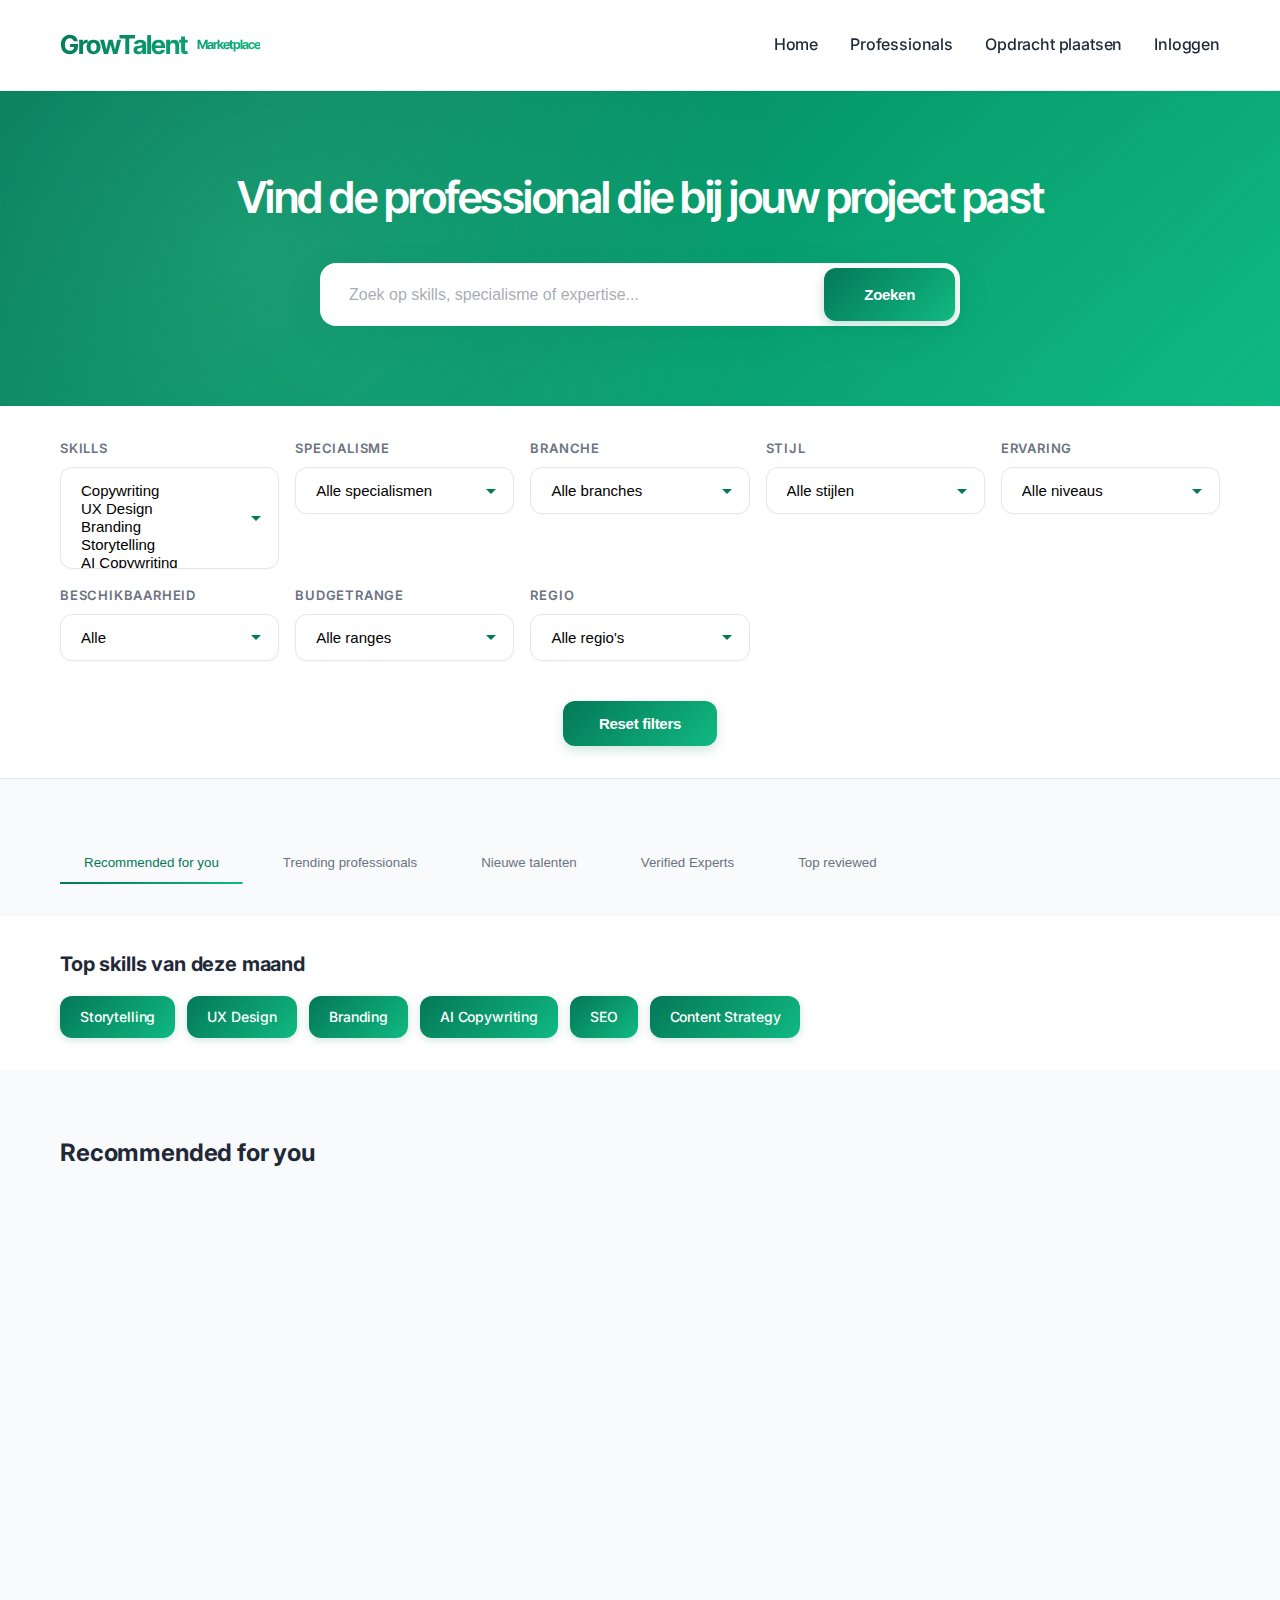
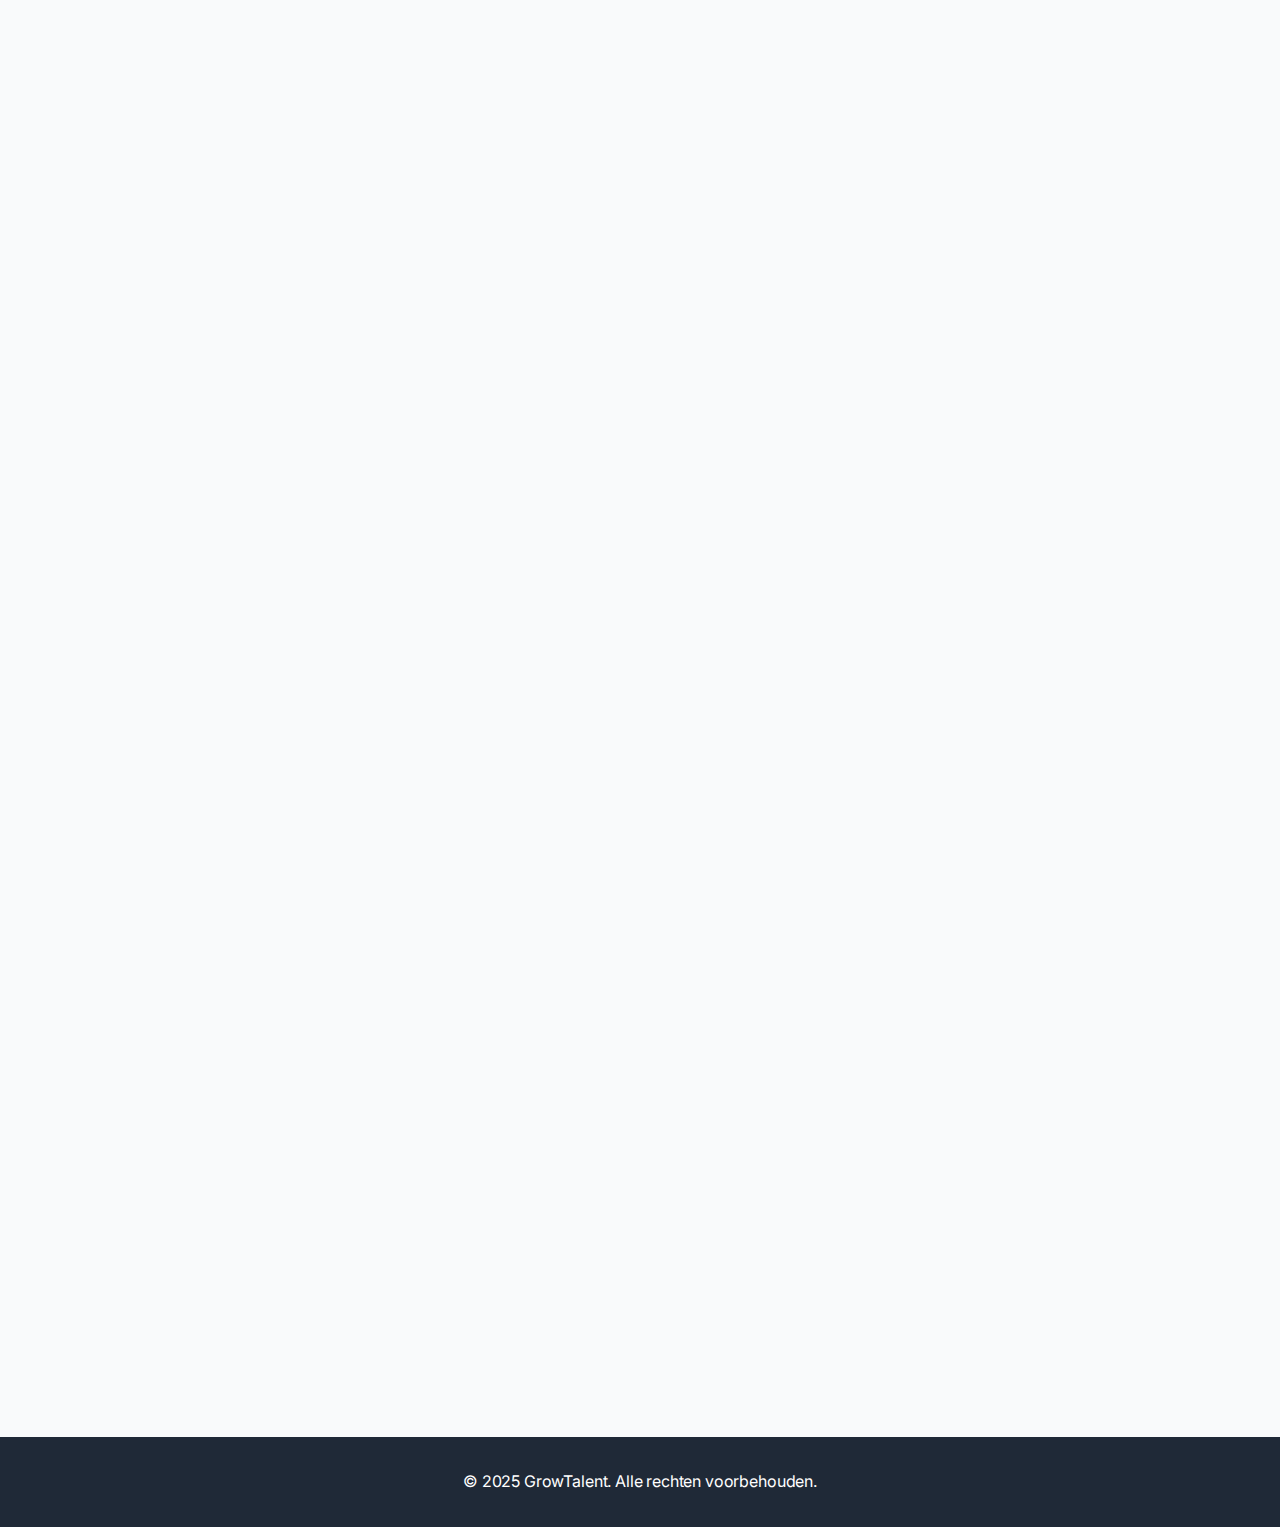
<file: marketplace.html>
<!DOCTYPE html>
<html lang="nl">
<head>
    <meta charset="UTF-8">
    <meta name="viewport" content="width=device-width, initial-scale=1.0">
    <title>GrowTalent - Marketplace</title>
    <link rel="preconnect" href="https://fonts.googleapis.com">
    <link rel="preconnect" href="https://fonts.gstatic.com" crossorigin>
    <link href="https://fonts.googleapis.com/css2?family=Inter:wght@400;500;600;700&family=Inter+Tight:wght@600;700&display=swap" rel="stylesheet">
    <link rel="stylesheet" href="styles.css">
</head>
<body>
    <header>
        <div class="container">
            <div class="logo">
                <a href="index.html" style="text-decoration: none;">
                    <h1>GrowTalent <span style="font-size: 0.8rem; color: #7c3aed;">Marketplace</span></h1>
                </a>
            </div>
            <nav>
                <a href="index.html" class="nav-link">Home</a>
                <a href="marketplace.html" class="nav-link">Professionals</a>
                <a href="post-project.html" class="nav-link">Opdracht plaatsen</a>
                <a href="#" class="nav-link">Inloggen</a>
            </nav>
        </div>
    </header>

    <main>
        <!-- Hero Section with Search -->
        <section class="hero">
            <div class="container">
                <h2>Vind de professional die bij jouw project past</h2>
                <div class="search-bar">
                    <input type="text" placeholder="Zoek op skills, specialisme of expertise...">
                    <button>Zoeken</button>
                </div>
            </div>
        </section>

        <!-- Filters Section -->
        <section class="filters">
            <div class="container">
                <div class="filter-group">
                    <label>Skills</label>
                    <select id="filter-skills" multiple>
                        <option value="copywriting">Copywriting</option>
                        <option value="ux">UX Design</option>
                        <option value="branding">Branding</option>
                        <option value="storytelling">Storytelling</option>
                        <option value="ai-copywriting">AI Copywriting</option>
                        <option value="seo">SEO</option>
                    </select>
                </div>
                
                <div class="filter-group">
                    <label>Specialisme</label>
                    <select id="filter-specialisme">
                        <option value="">Alle specialismen</option>
                        <option value="marketing">Marketing</option>
                        <option value="design">Design</option>
                        <option value="development">Development</option>
                        <option value="content">Content</option>
                        <option value="strategy">Strategie</option>
                    </select>
                </div>

                <div class="filter-group">
                    <label>Branche</label>
                    <select id="filter-branche">
                        <option value="">Alle branches</option>
                        <option value="tech">Tech</option>
                        <option value="transport">Transport & Logistiek</option>
                        <option value="b2b">B2B</option>
                        <option value="retail">Retail</option>
                        <option value="healthcare">Healthcare</option>
                    </select>
                </div>

                <div class="filter-group">
                    <label>Stijl</label>
                    <select id="filter-style">
                        <option value="">Alle stijlen</option>
                        <option value="formal">Formeel</option>
                        <option value="casual">Casual</option>
                        <option value="creative">Creatief</option>
                        <option value="technical">Technisch</option>
                    </select>
                </div>

                <div class="filter-group">
                    <label>Ervaring</label>
                    <select id="filter-experience">
                        <option value="">Alle niveaus</option>
                        <option value="junior">Junior (0-2 jaar)</option>
                        <option value="medior">Medior (3-5 jaar)</option>
                        <option value="senior">Senior (6+ jaar)</option>
                        <option value="expert">Expert (10+ jaar)</option>
                    </select>
                </div>

                <div class="filter-group">
                    <label>Beschikbaarheid</label>
                    <select id="filter-availability">
                        <option value="">Alle</option>
                        <option value="deze-week">Deze week</option>
                        <option value="volgende-week">Volgende week</option>
                        <option value="deze-maand">Deze maand</option>
                    </select>
                </div>

                <div class="filter-group">
                    <label>Budgetrange</label>
                    <select id="filter-budget">
                        <option value="">Alle ranges</option>
                        <option value="0-50">€0 - €50/uur</option>
                        <option value="50-75">€50 - €75/uur</option>
                        <option value="75-100">€75 - €100/uur</option>
                        <option value="100+">€100+/uur</option>
                    </select>
                </div>

                <div class="filter-group">
                    <label>Regio</label>
                    <select id="filter-region">
                        <option value="">Alle regio's</option>
                        <option value="amsterdam">Amsterdam</option>
                        <option value="rotterdam">Rotterdam</option>
                        <option value="utrecht">Utrecht</option>
                        <option value="remote">Remote</option>
                    </select>
                </div>

                <button class="filter-reset">Reset filters</button>
            </div>
        </section>

        <!-- Suggestions Section -->
        <section class="suggestions">
            <div class="container">
                <div class="suggestion-tabs">
                    <button class="tab-btn active" data-tab="recommended">Recommended for you</button>
                    <button class="tab-btn" data-tab="trending">Trending professionals</button>
                    <button class="tab-btn" data-tab="new">Nieuwe talenten</button>
                    <button class="tab-btn" data-tab="verified">Verified Experts</button>
                    <button class="tab-btn" data-tab="reviewed">Top reviewed</button>
                </div>
            </div>
        </section>

        <!-- Top Skills -->
        <section class="top-skills">
            <div class="container">
                <h3>Top skills van deze maand</h3>
                <div class="skill-tags">
                    <span class="skill-tag">Storytelling</span>
                    <span class="skill-tag">UX Design</span>
                    <span class="skill-tag">Branding</span>
                    <span class="skill-tag">AI Copywriting</span>
                    <span class="skill-tag">SEO</span>
                    <span class="skill-tag">Content Strategy</span>
                </div>
            </div>
        </section>

        <!-- Professional Profiles Grid -->
        <section class="professionals">
            <div class="container">
                <h3 id="section-title">Recommended for you</h3>
                <div class="professionals-grid" id="professionals-grid">
                    
                    <!-- Profile Card 1 - Didiet Milius Example -->
                    <div class="profile-card">
                        <div class="profile-header">
                            <img src="didiet.png" alt="Didiet Milius" class="profile-photo-img">
                            <div class="verification-badges">
                                <span class="badge verified" title="ID/KvK Geverifieerd">✓</span>
                                <span class="badge skill-verified" title="Skill Verified">S</span>
                                <span class="badge expert" title="Expert Certified">E</span>
                            </div>
                        </div>
                        <div class="profile-body">
                            <h4 class="profile-name">Didiet Milius</h4>
                            <p class="profile-title">Senior Copywriter (Branding | Longform | Transport & Tech)</p>
                            
                            <div class="profile-rating">
                                <span class="stars">★★★★★</span>
                                <span class="rating-score">4.9</span>
                                <span class="review-count">(23 reviews)</span>
                            </div>

                            <p class="profile-bio">Gespecialiseerd in het vertalen van complexe B2B-diensten naar heldere verhalen die impact maken. 10+ jaar ervaring in transport en tech.</p>

                            <div class="profile-skills">
                                <span class="skill-badge">Copywriting</span>
                                <span class="skill-badge">Branding</span>
                                <span class="skill-badge">Storytelling</span>
                                <span class="skill-badge">B2B</span>
                            </div>

                            <div class="profile-meta">
                                <div class="meta-item">
                                    <span class="meta-label">Beschikbaar:</span>
                                    <span class="meta-value available">volgende week dinsdag</span>
                                </div>
                                <div class="meta-item">
                                    <span class="meta-label">Tarief:</span>
                                    <span class="meta-value">Vanaf €65 per uur</span>
                                </div>
                            </div>

                            <div class="profile-actions">
                                <button class="btn btn-primary">Plan kennismaking</button>
                                <button class="btn btn-secondary">Bekijk portfolio</button>
                            </div>
                        </div>
                    </div>

                    <!-- Profile Card 2 -->
                    <div class="profile-card">
                        <div class="profile-header">
                            <div class="profile-photo">👩‍💻</div>
                            <div class="verification-badges">
                                <span class="badge verified" title="ID/KvK Geverifieerd">✓</span>
                                <span class="badge expert" title="Expert Certified">E</span>
                            </div>
                        </div>
                        <div class="profile-body">
                            <h4 class="profile-name">Sarah van der Berg</h4>
                            <p class="profile-title">UX Designer & Researcher (E-commerce | SaaS)</p>
                            
                            <div class="profile-rating">
                                <span class="stars">★★★★★</span>
                                <span class="rating-score">5.0</span>
                                <span class="review-count">(18 reviews)</span>
                            </div>

                            <p class="profile-bio">Data-gedreven UX design met focus op conversie-optimalisatie. Expert in user research en prototyping.</p>

                            <div class="profile-skills">
                                <span class="skill-badge">UX Design</span>
                                <span class="skill-badge">User Research</span>
                                <span class="skill-badge">Prototyping</span>
                                <span class="skill-badge">Figma</span>
                            </div>

                            <div class="profile-meta">
                                <div class="meta-item">
                                    <span class="meta-label">Beschikbaar:</span>
                                    <span class="meta-value available">deze week vrijdag</span>
                                </div>
                                <div class="meta-item">
                                    <span class="meta-label">Tarief:</span>
                                    <span class="meta-value">Vanaf €85 per uur</span>
                                </div>
                            </div>

                            <div class="profile-actions">
                                <button class="btn btn-primary">Plan kennismaking</button>
                                <button class="btn btn-secondary">Bekijk portfolio</button>
                            </div>
                        </div>
                    </div>

                    <!-- Profile Card 3 -->
                    <div class="profile-card">
                        <div class="profile-header">
                            <div class="profile-photo">👨‍🎨</div>
                            <div class="verification-badges">
                                <span class="badge verified" title="ID/KvK Geverifieerd">✓</span>
                                <span class="badge skill-verified" title="Skill Verified">S</span>
                            </div>
                        </div>
                        <div class="profile-body">
                            <h4 class="profile-name">Mark Janssen</h4>
                            <p class="profile-title">Brand Strategist (Startup | Scale-up | Rebranding)</p>
                            
                            <div class="profile-rating">
                                <span class="stars">★★★★☆</span>
                                <span class="rating-score">4.7</span>
                                <span class="review-count">(31 reviews)</span>
                            </div>

                            <p class="profile-bio">Helpt bedrijven hun merkidentiteit te definiëren en tot leven te brengen. Van strategie tot visuele uitwerking.</p>

                            <div class="profile-skills">
                                <span class="skill-badge">Branding</span>
                                <span class="skill-badge">Strategie</span>
                                <span class="skill-badge">Positioning</span>
                                <span class="skill-badge">Visual Identity</span>
                            </div>

                            <div class="profile-meta">
                                <div class="meta-item">
                                    <span class="meta-label">Beschikbaar:</span>
                                    <span class="meta-value limited">over 2 weken</span>
                                </div>
                                <div class="meta-item">
                                    <span class="meta-label">Tarief:</span>
                                    <span class="meta-value">Vanaf €95 per uur</span>
                                </div>
                            </div>

                            <div class="profile-actions">
                                <button class="btn btn-primary">Plan kennismaking</button>
                                <button class="btn btn-secondary">Bekijk portfolio</button>
                            </div>
                        </div>
                    </div>

                    <!-- Profile Card 4 -->
                    <div class="profile-card">
                        <div class="profile-header">
                            <div class="profile-photo">👩‍🔬</div>
                            <div class="verification-badges">
                                <span class="badge verified" title="ID/KvK Geverifieerd">✓</span>
                                <span class="badge skill-verified" title="Skill Verified">S</span>
                                <span class="badge expert" title="Expert Certified">E</span>
                            </div>
                        </div>
                        <div class="profile-body">
                            <h4 class="profile-name">Lisa Chen</h4>
                            <p class="profile-title">AI Copywriter & Content Strategist (Tech | AI | Innovation)</p>
                            
                            <div class="profile-rating">
                                <span class="stars">★★★★★</span>
                                <span class="rating-score">4.9</span>
                                <span class="review-count">(15 reviews)</span>
                            </div>

                            <p class="profile-bio">Combineer AI-tools met menselijke creativiteit voor schaalbare, hoogwaardige content. Expert in GPT-prompting en content automation.</p>

                            <div class="profile-skills">
                                <span class="skill-badge">AI Copywriting</span>
                                <span class="skill-badge">Content Strategy</span>
                                <span class="skill-badge">SEO</span>
                                <span class="skill-badge">ChatGPT</span>
                            </div>

                            <div class="profile-meta">
                                <div class="meta-item">
                                    <span class="meta-label">Beschikbaar:</span>
                                    <span class="meta-value available">morgen</span>
                                </div>
                                <div class="meta-item">
                                    <span class="meta-label">Tarief:</span>
                                    <span class="meta-value">Vanaf €75 per uur</span>
                                </div>
                            </div>

                            <div class="profile-actions">
                                <button class="btn btn-primary">Plan kennismaking</button>
                                <button class="btn btn-secondary">Bekijk portfolio</button>
                            </div>
                        </div>
                    </div>

                </div>
            </div>
        </section>
    </main>

    <footer>
        <div class="container">
            <p>&copy; 2025 GrowTalent. Alle rechten voorbehouden.</p>
        </div>
    </footer>

    <script src="script.js"></script>
</body>
</html>
</file>
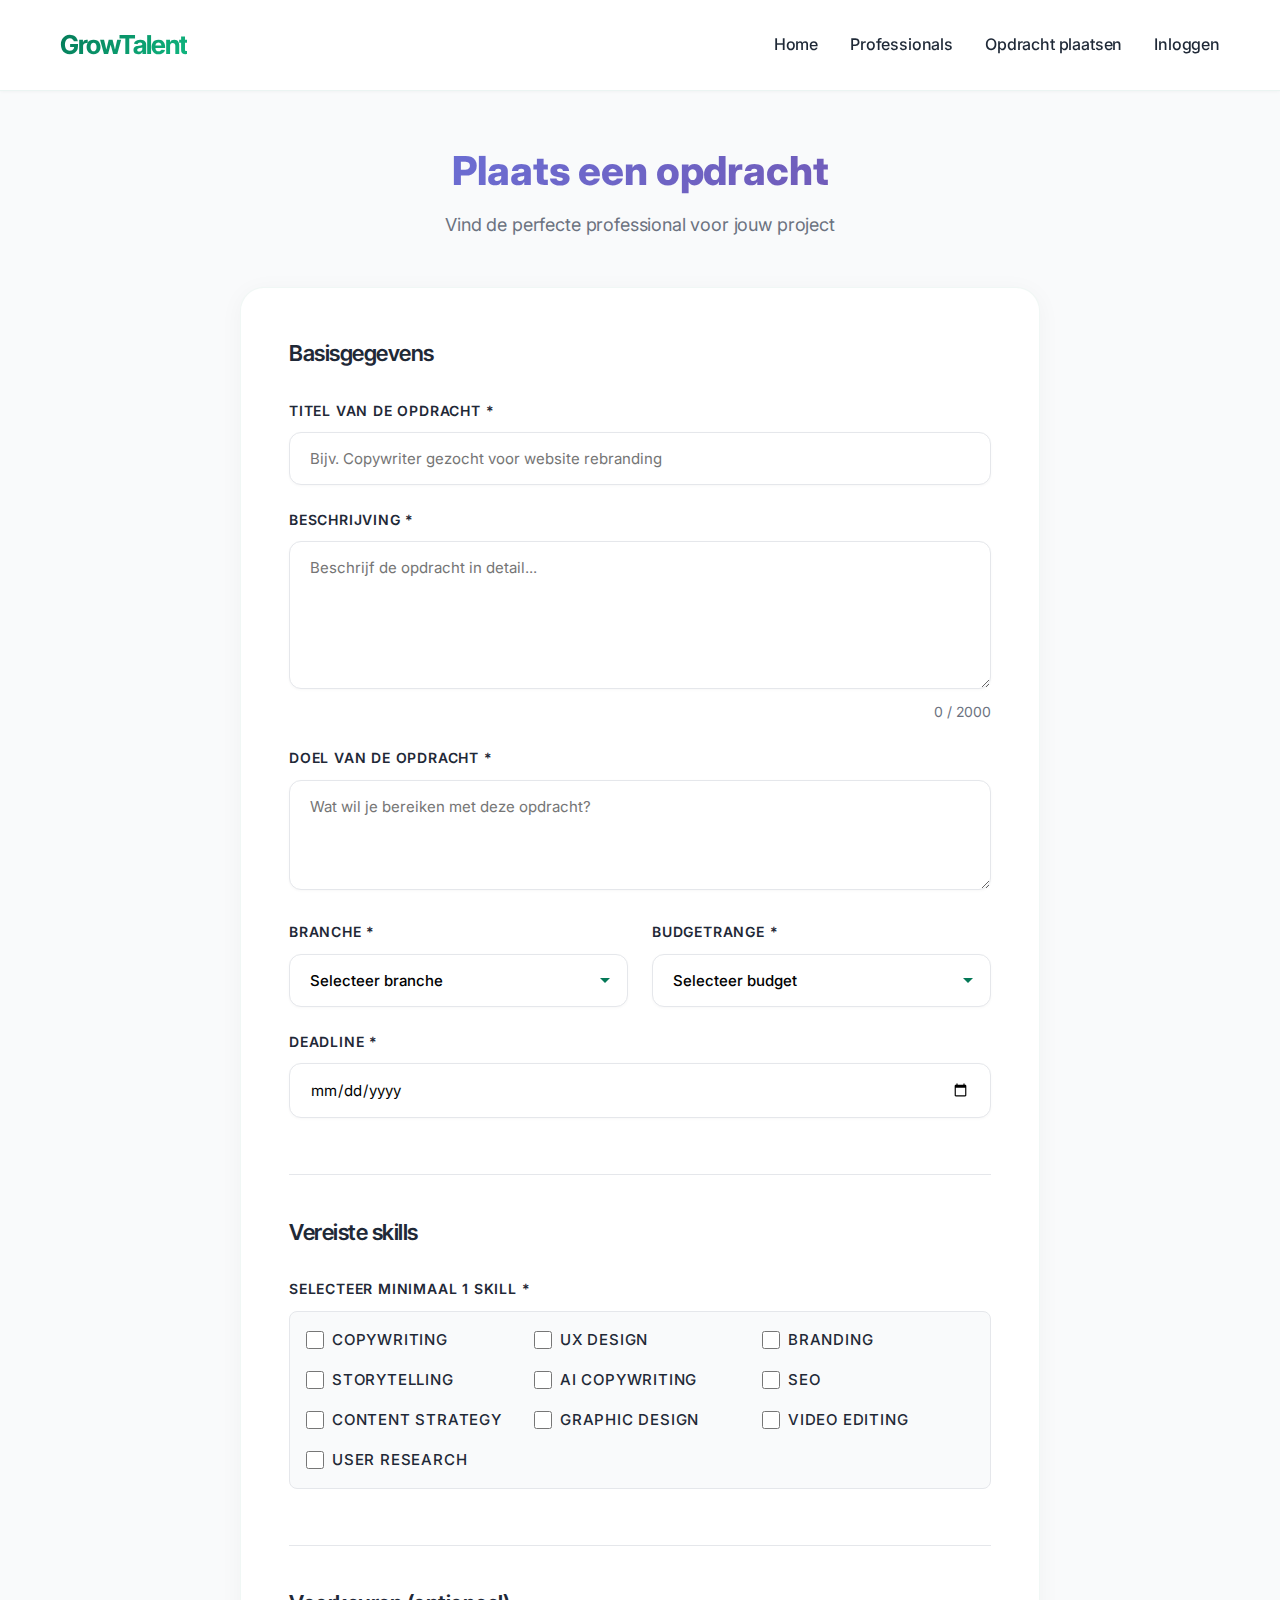
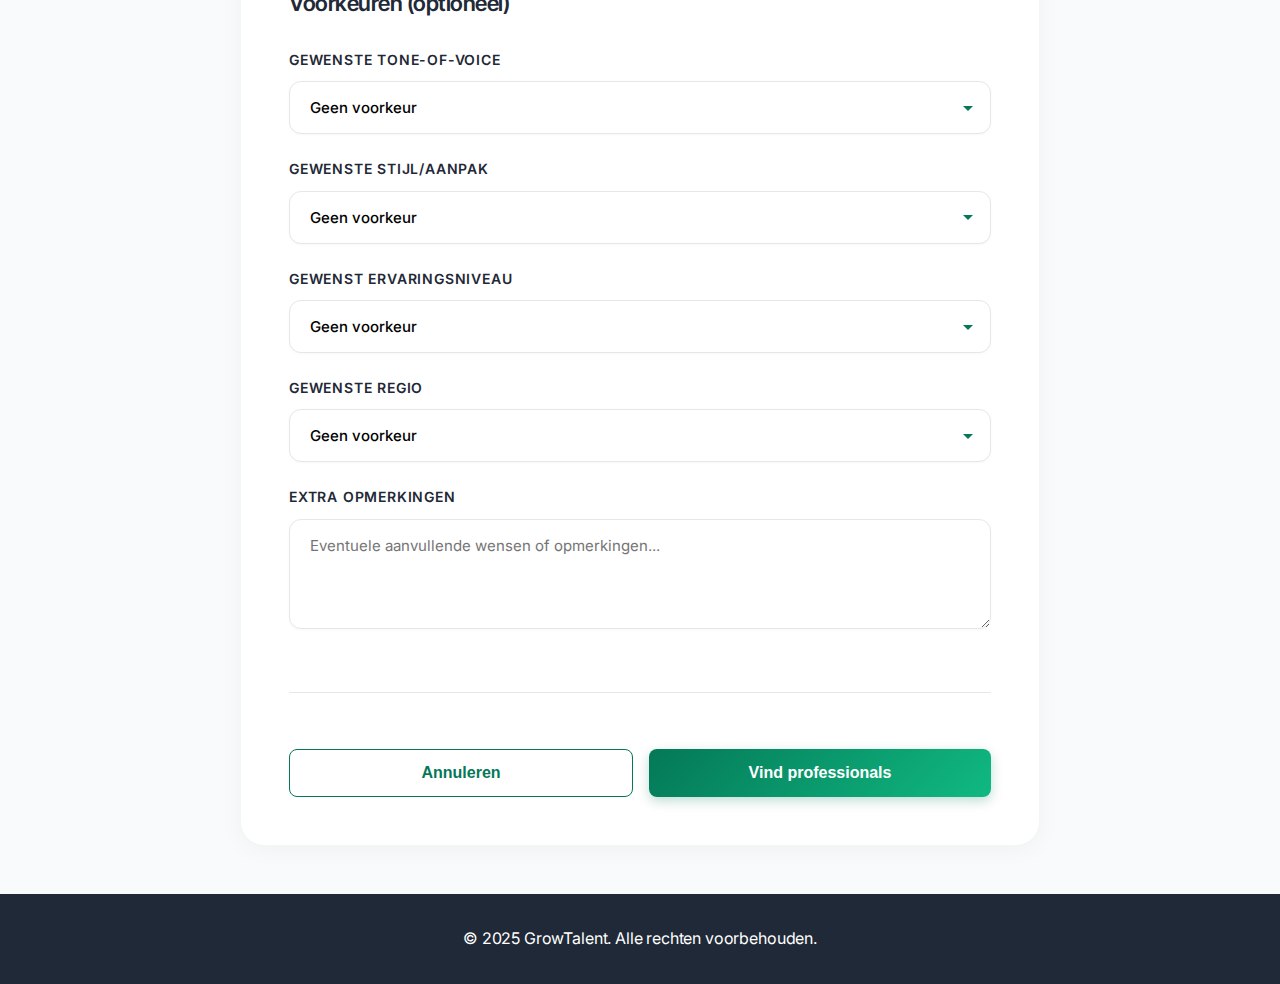
<file: post-project.html>
<!DOCTYPE html>
<html lang="nl">
<head>
    <meta charset="UTF-8">
    <meta name="viewport" content="width=device-width, initial-scale=1.0">
    <title>Opdracht Plaatsen - GrowTalent</title>
    <link rel="preconnect" href="https://fonts.googleapis.com">
    <link rel="preconnect" href="https://fonts.gstatic.com" crossorigin>
    <link href="https://fonts.googleapis.com/css2?family=Inter:wght@400;500;600;700&family=Inter+Tight:wght@600;700&display=swap" rel="stylesheet">
    <link rel="stylesheet" href="styles.css">
    <link rel="stylesheet" href="project-styles.css">
</head>
<body>
    <header>
        <div class="container">
            <div class="logo">
                <h1><a href="index.html" style="color: inherit; text-decoration: none;">GrowTalent</a></h1>
            </div>
            <nav>
                <a href="index.html" class="nav-link">Home</a>
                <a href="index.html" class="nav-link">Professionals</a>
                <a href="post-project.html" class="nav-link">Opdracht plaatsen</a>
                <a href="#" class="nav-link">Inloggen</a>
            </nav>
        </div>
    </header>

    <main>
        <section class="project-form-section">
            <div class="container">
                <div class="form-header">
                    <h2>Plaats een opdracht</h2>
                    <p>Vind de perfecte professional voor jouw project</p>
                </div>

                <form id="project-form" class="project-form">
                    
                    <!-- Basisgegevens -->
                    <div class="form-section">
                        <h3>Basisgegevens</h3>
                        
                        <div class="form-group">
                            <label for="project-title">Titel van de opdracht *</label>
                            <input type="text" id="project-title" name="title" required placeholder="Bijv. Copywriter gezocht voor website rebranding">
                        </div>

                        <div class="form-group">
                            <label for="project-description">Beschrijving *</label>
                            <textarea id="project-description" name="description" required rows="6" placeholder="Beschrijf de opdracht in detail..."></textarea>
                            <span class="char-count">0 / 2000</span>
                        </div>

                        <div class="form-group">
                            <label for="project-goal">Doel van de opdracht *</label>
                            <textarea id="project-goal" name="goal" required rows="4" placeholder="Wat wil je bereiken met deze opdracht?"></textarea>
                        </div>

                        <div class="form-row">
                            <div class="form-group">
                                <label for="project-branche">Branche *</label>
                                <select id="project-branche" name="branche" required>
                                    <option value="">Selecteer branche</option>
                                    <option value="tech">Tech</option>
                                    <option value="transport">Transport & Logistiek</option>
                                    <option value="b2b">B2B</option>
                                    <option value="retail">Retail</option>
                                    <option value="healthcare">Healthcare</option>
                                    <option value="finance">Finance</option>
                                    <option value="education">Onderwijs</option>
                                    <option value="hospitality">Horeca</option>
                                    <option value="other">Anders</option>
                                </select>
                            </div>

                            <div class="form-group">
                                <label for="project-budget">Budgetrange *</label>
                                <select id="project-budget" name="budget" required>
                                    <option value="">Selecteer budget</option>
                                    <option value="500-1000">€500 - €1.000</option>
                                    <option value="1000-2500">€1.000 - €2.500</option>
                                    <option value="2500-5000">€2.500 - €5.000</option>
                                    <option value="5000-10000">€5.000 - €10.000</option>
                                    <option value="10000+">€10.000+</option>
                                </select>
                            </div>
                        </div>

                        <div class="form-group">
                            <label for="project-deadline">Deadline *</label>
                            <input type="date" id="project-deadline" name="deadline" required>
                        </div>
                    </div>

                    <!-- Vereiste Skills -->
                    <div class="form-section">
                        <h3>Vereiste skills</h3>
                        
                        <div class="form-group">
                            <label>Selecteer minimaal 1 skill *</label>
                            <div class="skills-selector">
                                <div class="skill-option">
                                    <input type="checkbox" id="skill-copywriting" name="skills" value="copywriting">
                                    <label for="skill-copywriting">Copywriting</label>
                                </div>
                                <div class="skill-option">
                                    <input type="checkbox" id="skill-ux" name="skills" value="ux">
                                    <label for="skill-ux">UX Design</label>
                                </div>
                                <div class="skill-option">
                                    <input type="checkbox" id="skill-branding" name="skills" value="branding">
                                    <label for="skill-branding">Branding</label>
                                </div>
                                <div class="skill-option">
                                    <input type="checkbox" id="skill-storytelling" name="skills" value="storytelling">
                                    <label for="skill-storytelling">Storytelling</label>
                                </div>
                                <div class="skill-option">
                                    <input type="checkbox" id="skill-ai" name="skills" value="ai-copywriting">
                                    <label for="skill-ai">AI Copywriting</label>
                                </div>
                                <div class="skill-option">
                                    <input type="checkbox" id="skill-seo" name="skills" value="seo">
                                    <label for="skill-seo">SEO</label>
                                </div>
                                <div class="skill-option">
                                    <input type="checkbox" id="skill-content" name="skills" value="content-strategy">
                                    <label for="skill-content">Content Strategy</label>
                                </div>
                                <div class="skill-option">
                                    <input type="checkbox" id="skill-design" name="skills" value="graphic-design">
                                    <label for="skill-design">Graphic Design</label>
                                </div>
                                <div class="skill-option">
                                    <input type="checkbox" id="skill-video" name="skills" value="video-editing">
                                    <label for="skill-video">Video Editing</label>
                                </div>
                                <div class="skill-option">
                                    <input type="checkbox" id="skill-research" name="skills" value="user-research">
                                    <label for="skill-research">User Research</label>
                                </div>
                            </div>
                            <div id="skills-error" class="error-message"></div>
                        </div>
                    </div>

                    <!-- Optionele Voorkeuren -->
                    <div class="form-section">
                        <h3>Voorkeuren (optioneel)</h3>
                        
                        <div class="form-group">
                            <label for="project-tone">Gewenste tone-of-voice</label>
                            <select id="project-tone" name="tone">
                                <option value="">Geen voorkeur</option>
                                <option value="formal">Formeel & professioneel</option>
                                <option value="casual">Casual & toegankelijk</option>
                                <option value="creative">Creatief & speels</option>
                                <option value="technical">Technisch & precies</option>
                                <option value="inspirational">Inspirerend & motiverend</option>
                            </select>
                        </div>

                        <div class="form-group">
                            <label for="project-style">Gewenste stijl/aanpak</label>
                            <select id="project-style" name="style">
                                <option value="">Geen voorkeur</option>
                                <option value="minimalist">Minimalistisch</option>
                                <option value="bold">Bold & opvallend</option>
                                <option value="classic">Klassiek & tijdloos</option>
                                <option value="modern">Modern & trendy</option>
                                <option value="playful">Speels & kleurrijk</option>
                            </select>
                        </div>

                        <div class="form-group">
                            <label for="project-experience">Gewenst ervaringsniveau</label>
                            <select id="project-experience" name="experience">
                                <option value="">Geen voorkeur</option>
                                <option value="junior">Junior (0-2 jaar)</option>
                                <option value="medior">Medior (3-5 jaar)</option>
                                <option value="senior">Senior (6+ jaar)</option>
                                <option value="expert">Expert (10+ jaar)</option>
                            </select>
                        </div>

                        <div class="form-group">
                            <label for="project-region">Gewenste regio</label>
                            <select id="project-region" name="region">
                                <option value="">Geen voorkeur</option>
                                <option value="remote">Remote (landelijk)</option>
                                <option value="amsterdam">Amsterdam</option>
                                <option value="rotterdam">Rotterdam</option>
                                <option value="utrecht">Utrecht</option>
                                <option value="eindhoven">Eindhoven</option>
                                <option value="den-haag">Den Haag</option>
                            </select>
                        </div>

                        <div class="form-group">
                            <label for="project-notes">Extra opmerkingen</label>
                            <textarea id="project-notes" name="notes" rows="4" placeholder="Eventuele aanvullende wensen of opmerkingen..."></textarea>
                        </div>
                    </div>

                    <!-- Submit Buttons -->
                    <div class="form-actions">
                        <button type="button" class="btn btn-secondary" onclick="window.location.href='index.html'">Annuleren</button>
                        <button type="submit" class="btn btn-primary">Vind professionals</button>
                    </div>
                </form>
            </div>
        </section>
    </main>

    <footer>
        <div class="container">
            <p>&copy; 2025 GrowTalent. Alle rechten voorbehouden.</p>
        </div>
    </footer>

    <script src="project-form.js"></script>
</body>
</html>
</file>
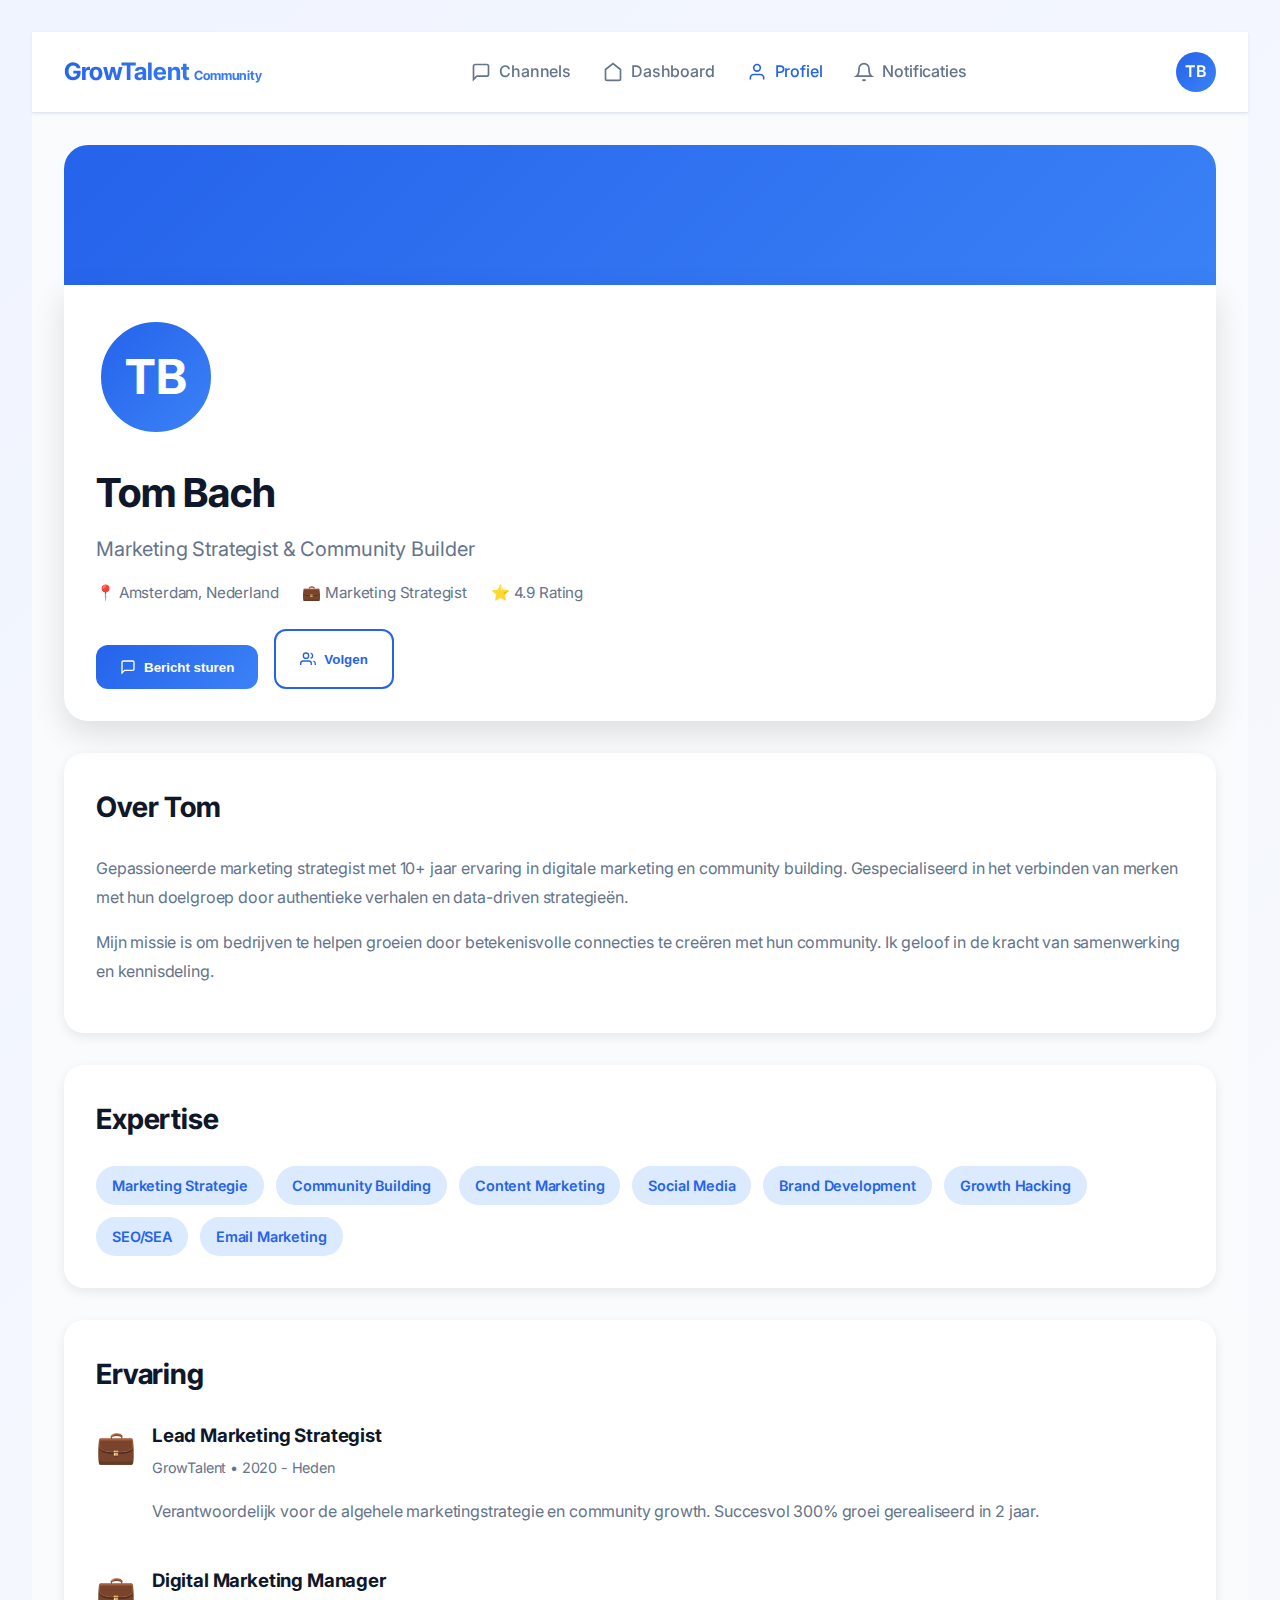
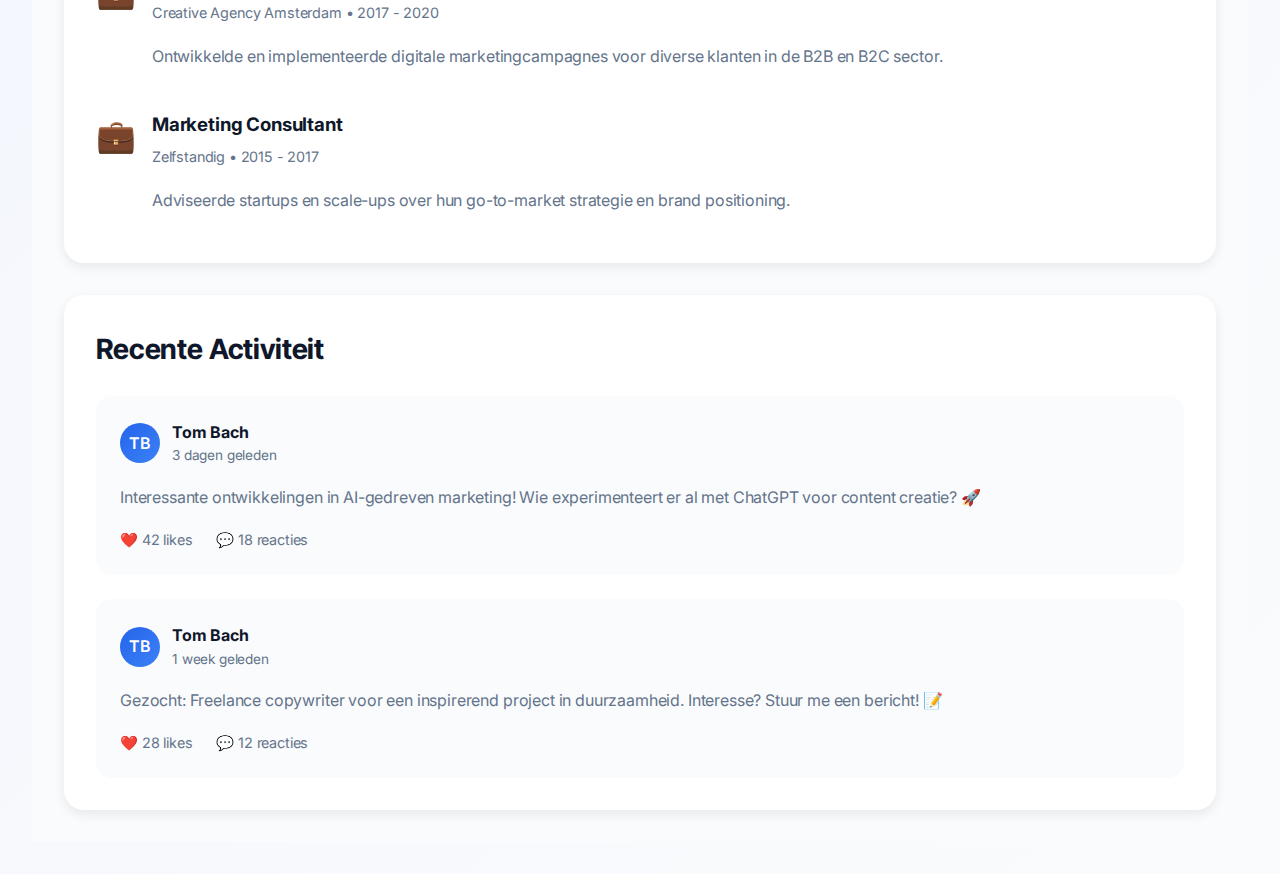
<file: profile.html>
<!DOCTYPE html>
<html lang="nl">
<head>
    <meta charset="UTF-8">
    <meta name="viewport" content="width=device-width, initial-scale=1.0">
    <title>Tom Bach - Profiel - GrowTalent</title>
    <link rel="preconnect" href="https://fonts.googleapis.com">
    <link rel="preconnect" href="https://fonts.gstatic.com" crossorigin>
    <link href="https://fonts.googleapis.com/css2?family=Inter:wght@400;500;600;700&family=Inter+Tight:wght@600;700&display=swap" rel="stylesheet">
    <link rel="stylesheet" href="community-styles.css">
</head>
<body>
    <div class="dashboard-container">
        <!-- Header -->
        <header class="dashboard-header">
            <div class="container">
                <div class="dashboard-logo">
                    <a href="index.html" style="text-decoration: none;">
                        <h1>GrowTalent <span style="font-size: 0.8rem; color: #2563eb;">Community</span></h1>
                    </a>
                </div>
                <nav class="dashboard-nav">
                    <a href="channel.html?channel=copywriting" class="nav-link">
                        <svg width="20" height="20" viewBox="0 0 24 24" fill="none" stroke="currentColor" stroke-width="2">
                            <path d="M21 15a2 2 0 0 1-2 2H7l-4 4V5a2 2 0 0 1 2-2h14a2 2 0 0 1 2 2z"></path>
                        </svg>
                        <span>Channels</span>
                    </a>
                    <a href="community-dashboard.html" class="nav-link">
                        <svg width="20" height="20" viewBox="0 0 24 24" fill="none" stroke="currentColor" stroke-width="2">
                            <path d="M3 9l9-7 9 7v11a2 2 0 0 1-2 2H5a2 2 0 0 1-2-2z"></path>
                        </svg>
                        <span>Dashboard</span>
                    </a>
                    <a href="profile.html" class="nav-link active">
                        <svg width="20" height="20" viewBox="0 0 24 24" fill="none" stroke="currentColor" stroke-width="2">
                            <path d="M20 21v-2a4 4 0 0 0-4-4H8a4 4 0 0 0-4 4v2"></path>
                            <circle cx="12" cy="7" r="4"></circle>
                        </svg>
                        <span>Profiel</span>
                    </a>
                    <a href="community-dashboard.html#notifications" class="nav-link">
                        <svg width="20" height="20" viewBox="0 0 24 24" fill="none" stroke="currentColor" stroke-width="2">
                            <path d="M18 8A6 6 0 0 0 6 8c0 7-3 9-3 9h18s-3-2-3-9"></path>
                            <path d="M13.73 21a2 2 0 0 1-3.46 0"></path>
                        </svg>
                        <span>Notificaties</span>
                    </a>
                </nav>
                <div class="user-menu">
                    <div class="user-avatar">TB</div>
                </div>
            </div>
        </header>

        <!-- Profile Content -->
        <main class="dashboard-content">
            <!-- Profile Header -->
            <section class="profile-header-section">
                <div class="profile-cover"></div>
                <div class="profile-main">
                    <div class="profile-avatar-large">TB</div>
                    <div class="profile-details">
                        <h1>Tom Bach</h1>
                        <p class="profile-title">Marketing Strategist & Community Builder</p>
                        <div class="profile-meta">
                            <span>📍 Amsterdam, Nederland</span>
                            <span>💼 Marketing Strategist</span>
                            <span>⭐ 4.9 Rating</span>
                        </div>
                    </div>
                    <div class="profile-actions">
                        <button class="btn-primary">
                            <svg width="16" height="16" viewBox="0 0 24 24" fill="none" stroke="currentColor" stroke-width="2">
                                <path d="M21 15a2 2 0 0 1-2 2H7l-4 4V5a2 2 0 0 1 2-2h14a2 2 0 0 1 2 2z"></path>
                            </svg>
                            Bericht sturen
                        </button>
                        <button class="btn-secondary">
                            <svg width="16" height="16" viewBox="0 0 24 24" fill="none" stroke="currentColor" stroke-width="2">
                                <path d="M17 21v-2a4 4 0 0 0-4-4H5a4 4 0 0 0-4 4v2"></path>
                                <circle cx="9" cy="7" r="4"></circle>
                                <path d="M23 21v-2a4 4 0 0 0-3-3.87"></path>
                                <path d="M16 3.13a4 4 0 0 1 0 7.75"></path>
                            </svg>
                            Volgen
                        </button>
                    </div>
                </div>
            </section>

            <!-- Profile Grid -->
            <div class="profile-grid">
                <!-- Over -->
                <div class="profile-section">
                    <h2>Over Tom</h2>
                    <p>Gepassioneerde marketing strategist met 10+ jaar ervaring in digitale marketing en community building. Gespecialiseerd in het verbinden van merken met hun doelgroep door authentieke verhalen en data-driven strategieën.</p>
                    <p>Mijn missie is om bedrijven te helpen groeien door betekenisvolle connecties te creëren met hun community. Ik geloof in de kracht van samenwerking en kennisdeling.</p>
                </div>

                <!-- Expertise -->
                <div class="profile-section">
                    <h2>Expertise</h2>
                    <div class="skills-grid">
                        <span class="skill-tag">Marketing Strategie</span>
                        <span class="skill-tag">Community Building</span>
                        <span class="skill-tag">Content Marketing</span>
                        <span class="skill-tag">Social Media</span>
                        <span class="skill-tag">Brand Development</span>
                        <span class="skill-tag">Growth Hacking</span>
                        <span class="skill-tag">SEO/SEA</span>
                        <span class="skill-tag">Email Marketing</span>
                    </div>
                </div>

                <!-- Ervaring -->
                <div class="profile-section">
                    <h2>Ervaring</h2>
                    <div class="experience-list">
                        <div class="experience-item">
                            <div class="experience-icon">💼</div>
                            <div class="experience-details">
                                <h3>Lead Marketing Strategist</h3>
                                <p class="experience-company">GrowTalent • 2020 - Heden</p>
                                <p class="experience-description">Verantwoordelijk voor de algehele marketingstrategie en community growth. Succesvol 300% groei gerealiseerd in 2 jaar.</p>
                            </div>
                        </div>
                        <div class="experience-item">
                            <div class="experience-icon">💼</div>
                            <div class="experience-details">
                                <h3>Digital Marketing Manager</h3>
                                <p class="experience-company">Creative Agency Amsterdam • 2017 - 2020</p>
                                <p class="experience-description">Ontwikkelde en implementeerde digitale marketingcampagnes voor diverse klanten in de B2B en B2C sector.</p>
                            </div>
                        </div>
                        <div class="experience-item">
                            <div class="experience-icon">💼</div>
                            <div class="experience-details">
                                <h3>Marketing Consultant</h3>
                                <p class="experience-company">Zelfstandig • 2015 - 2017</p>
                                <p class="experience-description">Adviseerde startups en scale-ups over hun go-to-market strategie en brand positioning.</p>
                            </div>
                        </div>
                    </div>
                </div>

                <!-- Recente Posts -->
                <div class="profile-section">
                    <h2>Recente Activiteit</h2>
                    <div class="posts-list">
                        <div class="post-item">
                            <div class="post-header">
                                <div class="post-avatar">TB</div>
                                <div class="post-info">
                                    <strong>Tom Bach</strong>
                                    <span class="post-time">3 dagen geleden</span>
                                </div>
                            </div>
                            <p class="post-content">Interessante ontwikkelingen in AI-gedreven marketing! Wie experimenteert er al met ChatGPT voor content creatie? 🚀</p>
                            <div class="post-stats">
                                <span>❤️ 42 likes</span>
                                <span>💬 18 reacties</span>
                            </div>
                        </div>
                        <div class="post-item">
                            <div class="post-header">
                                <div class="post-avatar">TB</div>
                                <div class="post-info">
                                    <strong>Tom Bach</strong>
                                    <span class="post-time">1 week geleden</span>
                                </div>
                            </div>
                            <p class="post-content">Gezocht: Freelance copywriter voor een inspirerend project in duurzaamheid. Interesse? Stuur me een bericht! 📝</p>
                            <div class="post-stats">
                                <span>❤️ 28 likes</span>
                                <span>💬 12 reacties</span>
                            </div>
                        </div>
                    </div>
                </div>
            </div>
        </main>
    </div>
</body>
</html>
</file>
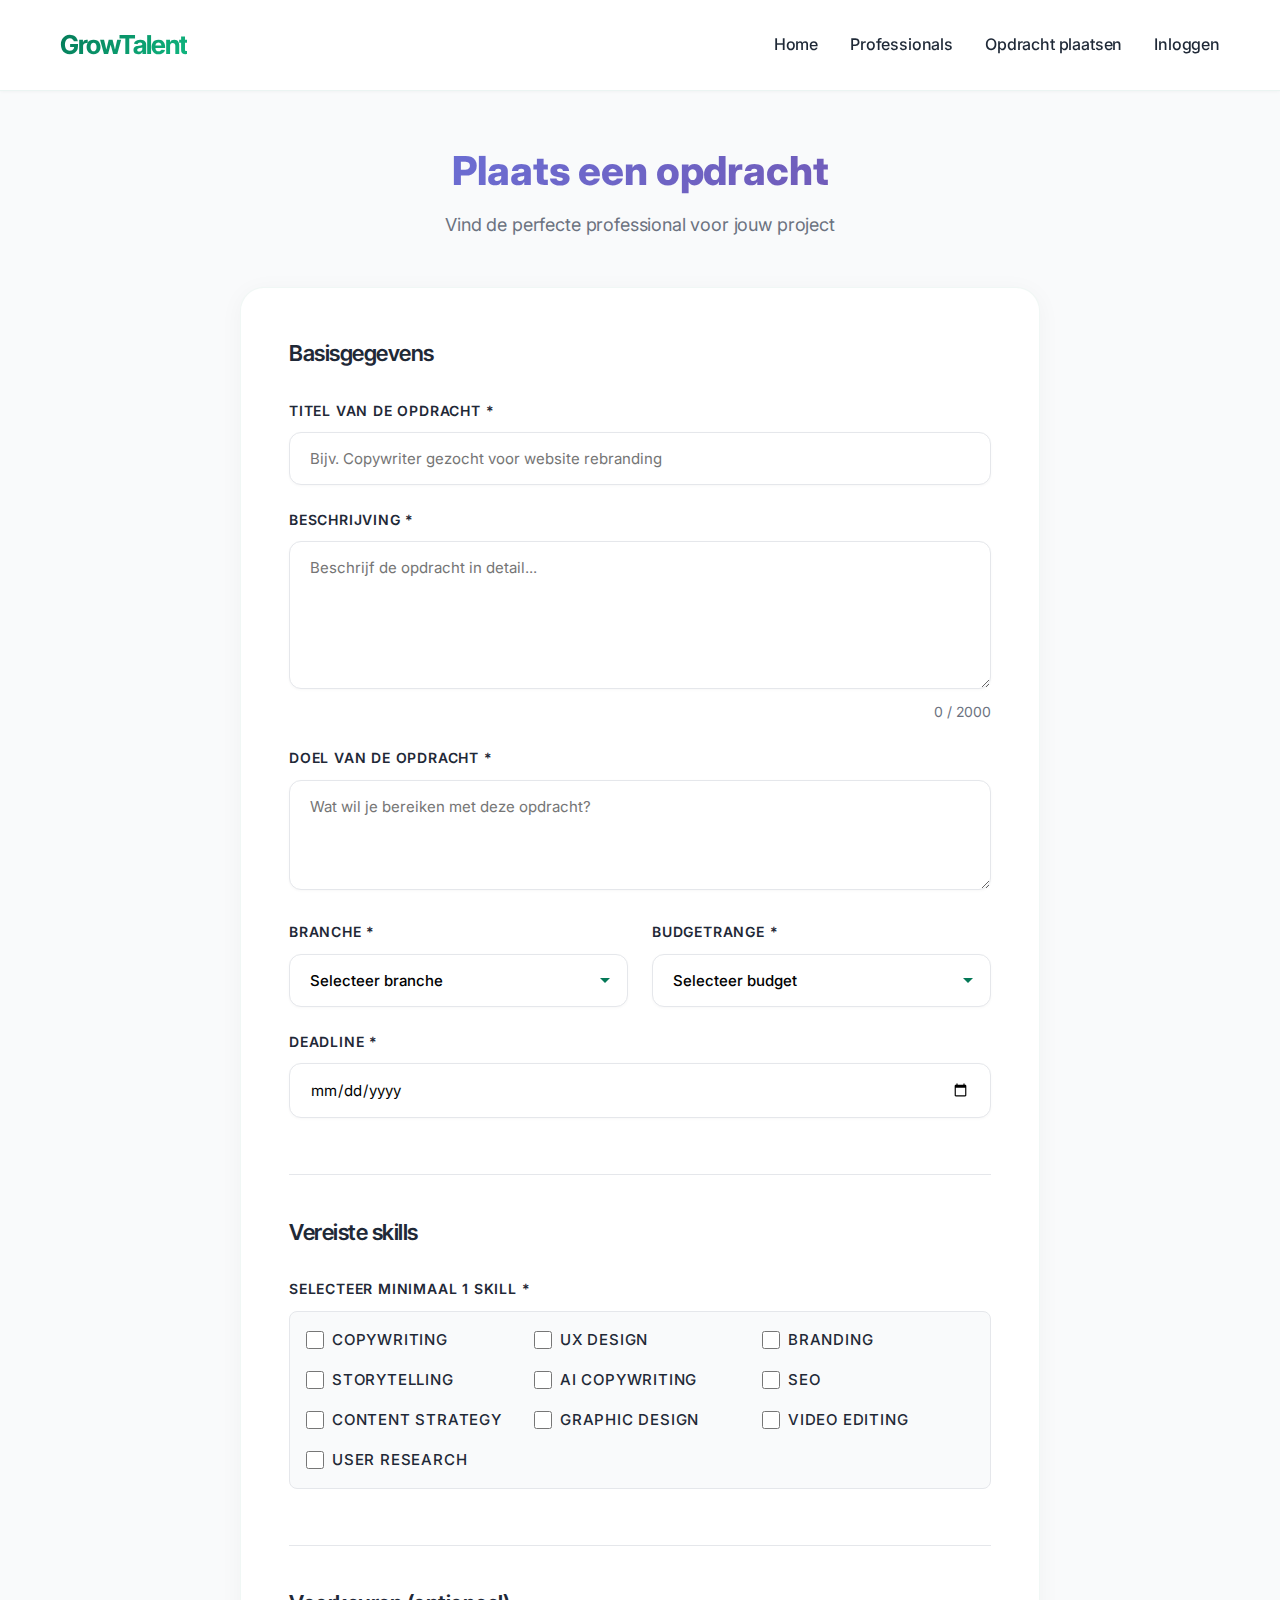
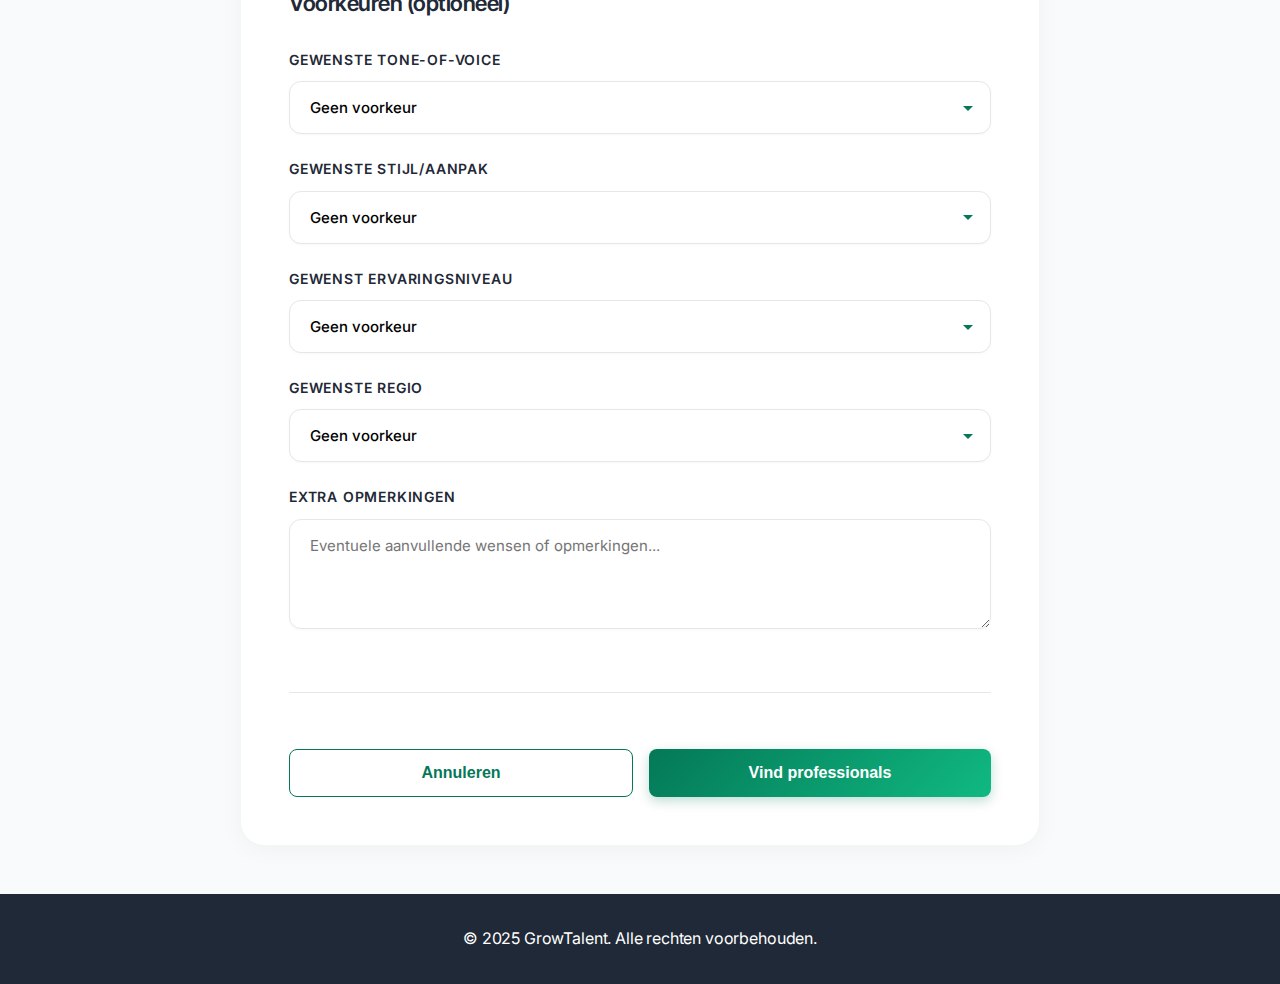
<file: project-results.html>
<!DOCTYPE html>
<html lang="nl">
<head>
    <meta charset="UTF-8">
    <meta name="viewport" content="width=device-width, initial-scale=1.0">
    <title>Gevonden Professionals - GrowTalent</title>
    <link rel="stylesheet" href="styles.css">
    <link rel="stylesheet" href="project-styles.css">
    <link rel="stylesheet" href="flow-styles.css">
</head>
<body>
    <header>
        <div class="container">
            <div class="logo">
                <h1><a href="index.html" style="color: inherit; text-decoration: none;">GrowTalent</a></h1>
            </div>
            <nav>
                <a href="index.html" class="nav-link">Home</a>
                <a href="index.html" class="nav-link">Professionals</a>
                <a href="post-project.html" class="nav-link">Opdracht plaatsen</a>
                <a href="#" class="nav-link">Inloggen</a>
            </nav>
        </div>
    </header>

    <main>
        <!-- Results Header with Project Summary -->
        <section class="results-header">
            <div class="container">
                <h2>Professionals gevonden voor jouw opdracht</h2>
                <div class="project-summary" id="project-summary">
                    <!-- Filled by JavaScript -->
                </div>
            </div>
        </section>

        <!-- Results Section -->
        <section class="results-section">
            <div class="container">
                <div class="results-info">
                    <div class="results-count" id="results-count">
                        <!-- Filled by JavaScript -->
                    </div>
                    <div class="sort-options">
                        <label for="sort-by">Sorteer op:</label>
                        <select id="sort-by">
                            <option value="match">Beste match</option>
                            <option value="rating">Hoogste beoordeling</option>
                            <option value="price-low">Prijs: laag naar hoog</option>
                            <option value="price-high">Prijs: hoog naar laag</option>
                            <option value="availability">Snelst beschikbaar</option>
                        </select>
                    </div>
                </div>

                <div class="professionals-grid" id="results-grid">
                    <!-- Filled by JavaScript -->
                </div>

                <div class="load-more-container" id="load-more-container" style="display: none;">
                    <button class="btn btn-primary" id="load-more-btn">Toon meer vergelijkbare professionals</button>
                </div>

                <div class="no-results" id="no-results" style="display: none;">
                    <h3>Geen professionals gevonden</h3>
                    <p>Probeer je zoekcriteria aan te passen of plaats een nieuwe opdracht.</p>
                    <button class="btn btn-primary" onclick="window.location.href='post-project.html'">Nieuwe opdracht plaatsen</button>
                </div>
            </div>
        </section>
    </main>

    <!-- Shortlist Panel -->
    <div class="shortlist-panel" id="shortlist-panel">
        <div class="shortlist-header">
            <h3>Shortlist (<span id="shortlist-count">0</span>)</h3>
            <button class="close-btn" id="close-shortlist">&times;</button>
        </div>
        <div class="shortlist-body" id="shortlist-body">
            <div class="shortlist-empty">
                <div class="icon">⭐</div>
                <p>Nog geen professionals op je shortlist</p>
                <p style="font-size: 0.875rem;">Klik op het ster-icoon om professionals toe te voegen</p>
            </div>
        </div>
        <div class="shortlist-footer">
            <button class="btn btn-primary" id="send-batch-invite" style="width: 100%;" disabled>
                Stuur uitnodiging naar allen
            </button>
        </div>
    </div>

    <!-- Floating Action Button -->
    <button class="fab" id="shortlist-fab" style="display: none;">
        ⭐
        <span class="badge-count" id="fab-count">0</span>
    </button>

    <!-- Meeting Scheduler Modal -->
    <div class="modal-overlay" id="meeting-modal">
        <div class="modal">
            <div class="modal-header">
                <h3>Plan kennismaking</h3>
                <button class="close-btn" onclick="closeModal('meeting-modal')">&times;</button>
            </div>
            <div class="modal-body">
                <div class="meeting-info" id="meeting-professional-info">
                    <!-- Filled by JS -->
                </div>
                
                <form id="meeting-form">
                    <div class="form-group">
                        <label for="meeting-date">Selecteer datum</label>
                        <input type="date" id="meeting-date" required>
                    </div>
                    
                    <div class="form-group">
                        <label>Selecteer tijdstip</label>
                        <div class="time-slots" id="time-slots">
                            <!-- Filled by JS -->
                        </div>
                    </div>
                    
                    <div class="form-group">
                        <label for="meeting-type">Type afspraak</label>
                        <select id="meeting-type" required>
                            <option value="">Selecteer type</option>
                            <option value="video">Videocall (Teams/Zoom)</option>
                            <option value="phone">Telefonisch</option>
                            <option value="in-person">Persoonlijk</option>
                        </select>
                    </div>
                    
                    <div class="form-group">
                        <label for="meeting-notes">Bericht (optioneel)</label>
                        <textarea id="meeting-notes" rows="3" placeholder="Onderwerpen die je wilt bespreken..."></textarea>
                    </div>
                </form>
            </div>
            <div class="modal-footer">
                <button class="btn btn-secondary" onclick="closeModal('meeting-modal')">Annuleren</button>
                <button class="btn btn-primary" id="confirm-meeting">Verstuur uitnodiging</button>
            </div>
        </div>
    </div>

    <!-- Chat Modal -->
    <div class="modal-overlay" id="chat-modal">
        <div class="modal" style="max-width: 800px;">
            <div class="modal-header">
                <h3 id="chat-professional-name">Chat</h3>
                <button class="close-btn" onclick="closeModal('chat-modal')">&times;</button>
            </div>
            <div class="modal-body" style="padding: 0;">
                <div class="chat-interface">
                    <!-- Chat Header Info -->
                    <div class="chat-header-info" id="chat-header-info">
                        <!-- Filled by JS -->
                    </div>
                    
                    <!-- AI Summary (shown when available) -->
                    <div class="ai-summary-panel" id="ai-summary" style="display: none;">
                        <div class="ai-summary-header">
                            <span>🤖</span>
                            <span>AI Gespreksamenvatting</span>
                        </div>
                        <div class="ai-summary-content" id="ai-summary-text">
                            <!-- Filled by JS -->
                        </div>
                        <div class="ai-summary-actions">
                            <button onclick="regenerateSummary()">Vernieuw samenvatting</button>
                            <button onclick="exportSummary()">Exporteer</button>
                        </div>
                    </div>
                    
                    <div class="chat-messages" id="chat-messages">
                        <!-- Messages filled by JS -->
                    </div>
                    
                    <div class="chat-input-area">
                        <div class="chat-toolbar">
                            <label class="toolbar-btn">
                                <span>📎</span>
                                <span>Bestand</span>
                                <input type="file" id="file-upload" multiple>
                            </label>
                            <button class="toolbar-btn" id="send-proposal-btn">
                                <span>📄</span>
                                <span>Voorstel</span>
                            </button>
                            <button class="toolbar-btn" id="generate-summary-btn">
                                <span>🤖</span>
                                <span>AI Samenvatting</span>
                            </button>
                        </div>
                        <form class="chat-input-form" id="chat-form">
                            <textarea id="chat-input" placeholder="Type je bericht..." rows="2" required></textarea>
                            <button type="submit" class="btn btn-primary">Verstuur</button>
                        </form>
                    </div>
                </div>
            </div>
        </div>
    </div>

    <!-- Proposal Modal -->
    <div class="modal-overlay" id="proposal-modal">
        <div class="modal" style="max-width: 700px;">
            <div class="modal-header">
                <h3>Voorstel opstellen</h3>
                <button class="close-btn" onclick="closeModal('proposal-modal')">&times;</button>
            </div>
            <div class="modal-body">
                <h4 style="margin-top: 0; margin-bottom: 1rem;">Kies een template</h4>
                <div class="proposal-templates" id="proposal-templates">
                    <div class="template-card" data-template="basic">
                        <div class="template-icon">📋</div>
                        <div class="template-name">Basis Voorstel</div>
                        <div class="template-description">Eenvoudig voorstel met prijs en tijdlijn</div>
                    </div>
                    <div class="template-card" data-template="detailed">
                        <div class="template-icon">📊</div>
                        <div class="template-name">Gedetailleerd Voorstel</div>
                        <div class="template-description">Inclusief deliverables en mijlpalen</div>
                    </div>
                    <div class="template-card" data-template="custom">
                        <div class="template-icon">✏️</div>
                        <div class="template-name">Aangepast</div>
                        <div class="template-description">Volledig zelf samenstellen</div>
                    </div>
                </div>
                
                <form class="proposal-editor" id="proposal-form" style="display: none;">
                    <div class="proposal-section">
                        <div class="proposal-section-header">
                            <span class="proposal-section-title">Introductie</span>
                            <span class="section-help">Leg uit waarom je geschikt bent</span>
                        </div>
                        <textarea id="proposal-intro" rows="3" placeholder="Beschrijf je aanpak en expertise..."></textarea>
                    </div>
                    
                    <div class="proposal-section">
                        <div class="proposal-section-header">
                            <span class="proposal-section-title">Deliverables</span>
                            <span class="section-help">Wat lever je op?</span>
                        </div>
                        <ul class="deliverables-list" id="deliverables-list">
                            <li class="deliverable-item">
                                <input type="checkbox" checked>
                                <div class="deliverable-content">
                                    <input type="text" class="deliverable-title" value="Initieel onderzoek en strategie" style="border: none; background: transparent; width: 100%; font-weight: 600;">
                                    <input type="text" class="deliverable-timeline" value="Week 1-2" style="border: none; background: transparent; width: 100%; font-size: 0.8125rem;">
                                </div>
                            </li>
                        </ul>
                        <button type="button" class="btn btn-secondary" onclick="addDeliverable()" style="width: 100%; margin-top: 0.5rem;">+ Voeg deliverable toe</button>
                    </div>
                    
                    <div class="proposal-section">
                        <div class="proposal-section-header">
                            <span class="proposal-section-title">Prijs & Tijdlijn</span>
                        </div>
                        <div style="display: grid; grid-template-columns: 1fr 1fr; gap: 1rem;">
                            <div class="form-group">
                                <label>Totaal bedrag (€)</label>
                                <input type="number" id="proposal-price" placeholder="2500" required>
                            </div>
                            <div class="form-group">
                                <label>Tijdsduur</label>
                                <input type="text" id="proposal-timeline" placeholder="bijv. 6 weken" required>
                            </div>
                        </div>
                        
                        <div class="price-breakdown" id="price-breakdown" style="display: none;">
                            <div class="price-row">
                                <span>Basisprijs</span>
                                <span id="base-price">€0</span>
                            </div>
                            <div class="price-row">
                                <span>BTW (21%)</span>
                                <span id="vat-price">€0</span>
                            </div>
                            <div class="price-row total">
                                <span>Totaal</span>
                                <span id="total-price">€0</span>
                            </div>
                        </div>
                    </div>
                    
                    <div class="proposal-section">
                        <div class="proposal-section-header">
                            <span class="proposal-section-title">Aanvullende opmerkingen</span>
                        </div>
                        <textarea id="proposal-notes" rows="2" placeholder="Extra informatie (optioneel)"></textarea>
                    </div>
                </form>
            </div>
            <div class="modal-footer">
                <button class="btn btn-secondary" onclick="closeModal('proposal-modal')">Annuleren</button>
                <button class="btn btn-primary" id="send-proposal" disabled>Verstuur voorstel</button>
            </div>
        </div>
    </div>

    <!-- Invitation Modal -->
    <div class="modal-overlay" id="invitation-modal">
        <div class="modal">
            <div class="modal-header">
                <h3>Uitnodigen voor project</h3>
                <button class="close-btn" onclick="closeModal('invitation-modal')">&times;</button>
            </div>
            <div class="modal-body">
                <div class="meeting-info" id="invitation-professional-info">
                    <!-- Filled by JS -->
                </div>
                
                <form class="invitation-form" id="invitation-form">
                    <div class="form-group">
                        <label for="invitation-message">Persoonlijk bericht</label>
                        <textarea id="invitation-message" rows="5" required placeholder="Vertel waarom je graag met deze professional wilt werken..."></textarea>
                    </div>
                    
                    <div class="form-group">
                        <label for="invitation-budget">Voorgesteld budget</label>
                        <input type="text" id="invitation-budget" placeholder="bijv. €2.500 - €5.000" required>
                    </div>
                    
                    <div class="form-group">
                        <label for="invitation-timeline">Gewenste tijdlijn</label>
                        <input type="text" id="invitation-timeline" placeholder="bijv. Start in januari, 3 maanden" required>
                    </div>
                    
                    <div class="invitation-preview">
                        <h4>Preview uitnodiging</h4>
                        <p style="margin: 0; color: var(--text-secondary); font-size: 0.875rem;">
                            De professional ontvangt een notificatie met jouw bericht en projectdetails.
                        </p>
                    </div>
                </form>
            </div>
            <div class="modal-footer">
                <button class="btn btn-secondary" onclick="closeModal('invitation-modal')">Annuleren</button>
                <button class="btn btn-primary" id="send-invitation">Verstuur uitnodiging</button>
            </div>
        </div>
    </div>

    <!-- Toast Notification -->
    <div class="toast" id="toast">
        <span id="toast-message"></span>
    </div>

    <footer>
        <div class="container">
            <p>&copy; 2025 GrowTalent. Alle rechten voorbehouden.</p>
        </div>
    </footer>

    <script src="matching-algorithm.js"></script>
    <script src="project-results.js"></script>
    <script src="flow-interactions.js"></script>
</body>
</html>
</file>
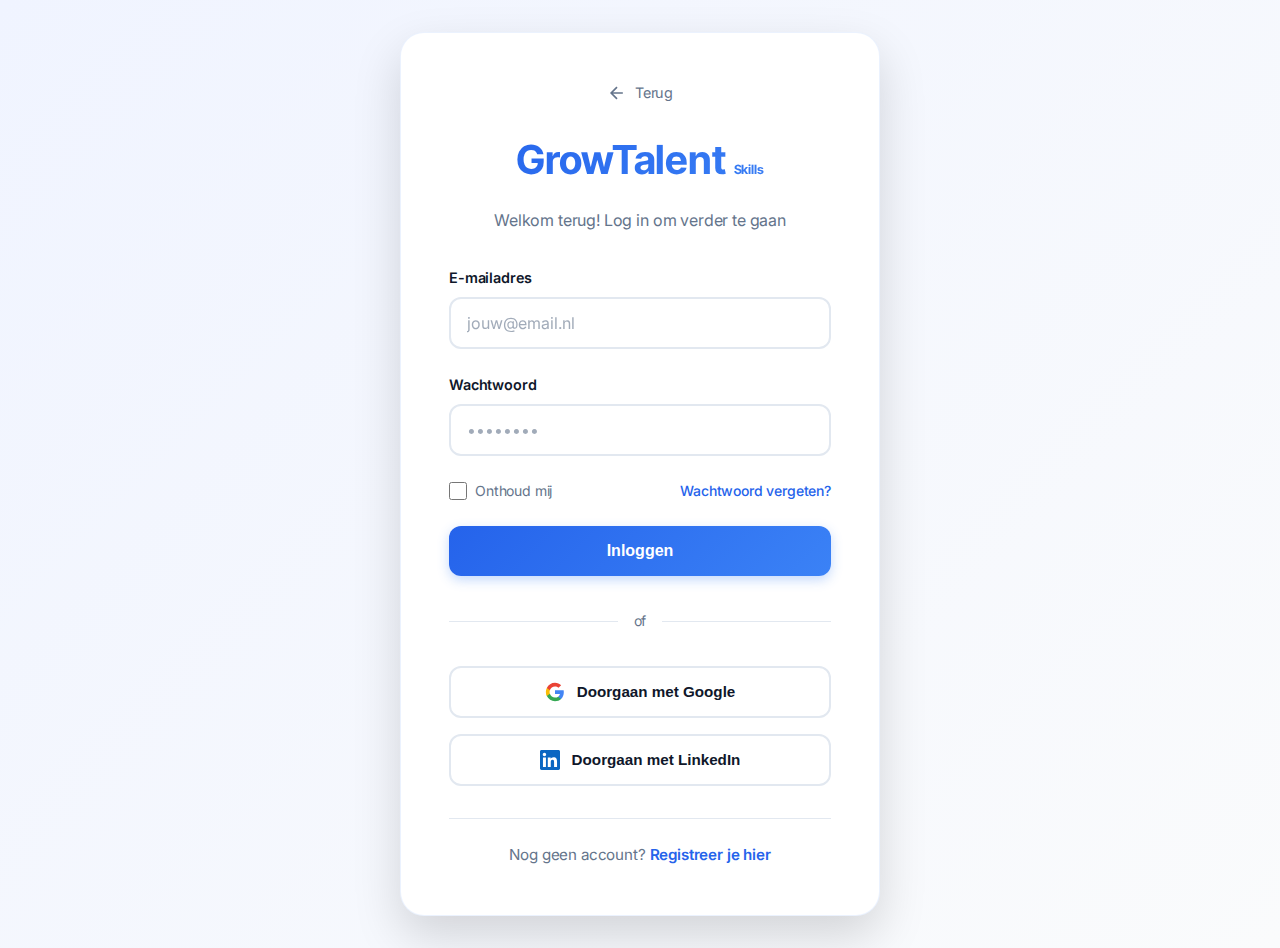
<file: skills-login.html>
<!DOCTYPE html>
<html lang="nl">
<head>
    <meta charset="UTF-8">
    <meta name="viewport" content="width=device-width, initial-scale=1.0">
    <title>Skills Login - GrowTalent</title>
    <link rel="preconnect" href="https://fonts.googleapis.com">
    <link rel="preconnect" href="https://fonts.gstatic.com" crossorigin>
    <link href="https://fonts.googleapis.com/css2?family=Inter:wght@400;500;600;700&family=Inter+Tight:wght@600;700&display=swap" rel="stylesheet">
    <link rel="stylesheet" href="community-styles.css">
</head>
<body>
    <div class="login-container">
        <div class="login-card">
            <div class="login-header">
                <a href="index.html" class="back-link">
                    <svg width="20" height="20" viewBox="0 0 24 24" fill="none" stroke="currentColor" stroke-width="2">
                        <path d="M19 12H5M12 19l-7-7 7-7"/>
                    </svg>
                    Terug
                </a>
                <div class="logo">
                    <h1>GrowTalent <span style="font-size: 0.8rem; color: #b45309;">Skills</span></h1>
                </div>
                <p class="subtitle">Welkom terug! Log in om verder te gaan</p>
            </div>

            <form id="loginForm" class="login-form">
                <div class="form-group">
                    <label for="email">E-mailadres</label>
                    <input type="email" id="email" name="email" placeholder="jouw@email.nl">
                </div>

                <div class="form-group">
                    <label for="password">Wachtwoord</label>
                    <input type="password" id="password" name="password" placeholder="••••••••">
                </div>

                <div class="form-options">
                    <label class="checkbox-label">
                        <input type="checkbox" name="remember">
                        <span>Onthoud mij</span>
                    </label>
                    <a href="#" class="forgot-link">Wachtwoord vergeten?</a>
                </div>

                <button type="submit" class="login-button">Inloggen</button>
            </form>

            <div class="divider">
                <span>of</span>
            </div>

            <div class="social-login">
                <button class="social-button google">
                    <svg width="20" height="20" viewBox="0 0 24 24">
                        <path fill="#4285F4" d="M22.56 12.25c0-.78-.07-1.53-.2-2.25H12v4.26h5.92c-.26 1.37-1.04 2.53-2.21 3.31v2.77h3.57c2.08-1.92 3.28-4.74 3.28-8.09z"/>
                        <path fill="#34A853" d="M12 23c2.97 0 5.46-.98 7.28-2.66l-3.57-2.77c-.98.66-2.23 1.06-3.71 1.06-2.86 0-5.29-1.93-6.16-4.53H2.18v2.84C3.99 20.53 7.7 23 12 23z"/>
                        <path fill="#FBBC05" d="M5.84 14.09c-.22-.66-.35-1.36-.35-2.09s.13-1.43.35-2.09V7.07H2.18C1.43 8.55 1 10.22 1 12s.43 3.45 1.18 4.93l2.85-2.22.81-.62z"/>
                        <path fill="#EA4335" d="M12 5.38c1.62 0 3.06.56 4.21 1.64l3.15-3.15C17.45 2.09 14.97 1 12 1 7.7 1 3.99 3.47 2.18 7.07l3.66 2.84c.87-2.6 3.3-4.53 6.16-4.53z"/>
                    </svg>
                    Doorgaan met Google
                </button>
                <button class="social-button linkedin">
                    <svg width="20" height="20" viewBox="0 0 24 24" fill="#0A66C2">
                        <path d="M20.447 20.452h-3.554v-5.569c0-1.328-.027-3.037-1.852-3.037-1.853 0-2.136 1.445-2.136 2.939v5.667H9.351V9h3.414v1.561h.046c.477-.9 1.637-1.85 3.37-1.85 3.601 0 4.267 2.37 4.267 5.455v6.286zM5.337 7.433c-1.144 0-2.063-.926-2.063-2.065 0-1.138.92-2.063 2.063-2.063 1.14 0 2.064.925 2.064 2.063 0 1.139-.925 2.065-2.064 2.065zm1.782 13.019H3.555V9h3.564v11.452zM22.225 0H1.771C.792 0 0 .774 0 1.729v20.542C0 23.227.792 24 1.771 24h20.451C23.2 24 24 23.227 24 22.271V1.729C24 .774 23.2 0 22.222 0h.003z"/>
                    </svg>
                    Doorgaan met LinkedIn
                </button>
            </div>

            <div class="signup-prompt">
                <p>Nog geen account? <a href="#" class="signup-link">Registreer je hier</a></p>
            </div>
        </div>
    </div>

    <script src="skills-login.js"></script>
</body>
</html>
</file>
<file: project-styles.css>
/* Project Form Styles */

.project-form-section {
    padding: 3rem 0;
    min-height: calc(100vh - 200px);
}

.form-header {
    text-align: center;
    margin-bottom: 3rem;
    animation: fadeInUp 0.8s ease;
}

.form-header h2 {
    font-size: 2.5rem;
    background: linear-gradient(135deg, #667eea 0%, #764ba2 100%);
    -webkit-background-clip: text;
    -webkit-text-fill-color: transparent;
    background-clip: text;
    margin-bottom: 0.5rem;
    font-weight: 800;
}

.form-header p {
    font-size: 1.125rem;
    color: var(--text-secondary);
}

.project-form {
    max-width: 800px;
    margin: 0 auto;
    background: var(--surface);
    border-radius: 24px;
    padding: 3rem;
    box-shadow: 0 4px 24px rgba(0, 0, 0, 0.04);
    border: 1px solid rgba(4, 120, 87, 0.06);
    animation: fadeInUp 0.8s ease 0.2s backwards;
}

.form-section {
    margin-bottom: 2.5rem;
    padding-bottom: 2rem;
    border-bottom: 1px solid var(--border-color);
}

.form-section:last-of-type {
    border-bottom: none;
    margin-bottom: 2rem;
}

.form-section h3 {
    font-size: 1.375rem;
    color: var(--text-primary);
    margin-bottom: 1.75rem;
    font-family: 'Inter Tight', 'Inter', sans-serif;
    font-weight: 600;
    letter-spacing: -0.5px;
}

.form-group {
    margin-bottom: 1.5rem;
}

.form-group label {
    display: block;
    font-weight: 600;
    color: var(--text-primary);
    margin-bottom: 0.625rem;
    font-size: 0.875rem;
    text-transform: uppercase;
    letter-spacing: 0.8px;
}

.form-group input[type="text"],
.form-group input[type="date"],
.form-group select,
.form-group textarea {
    width: 100%;
    padding: 1rem 1.25rem;
    border: 1.5px solid var(--border-color);
    border-radius: 12px;
    font-size: 0.9375rem;
    font-family: inherit;
    transition: all 0.3s ease;
    background: white;
    box-shadow: 0 1px 3px rgba(0, 0, 0, 0.03);
    font-weight: 400;
}

.form-group select {
    appearance: none;
    background-image: url("data:image/svg+xml,%3Csvg xmlns='http://www.w3.org/2000/svg' width='12' height='12' viewBox='0 0 12 12'%3E%3Cpath fill='%23047857' d='M6 9L1 4h10z'/%3E%3C/svg%3E");
    background-repeat: no-repeat;
    background-position: right 1rem center;
    padding-right: 3rem;
    cursor: pointer;
    font-weight: 500;
}

.form-group input[type="text"]:hover,
.form-group input[type="date"]:hover,
.form-group select:hover,
.form-group textarea:hover {
    border-color: #047857;
    box-shadow: 0 4px 12px rgba(4, 120, 87, 0.08);
}

.form-group input[type="text"]:focus,
.form-group input[type="date"]:focus,
.form-group select:focus,
.form-group textarea:focus {
    outline: none;
    border-color: #047857;
    box-shadow: 0 0 0 3px rgba(4, 120, 87, 0.1);
}

.form-group textarea {
    resize: vertical;
    min-height: 100px;
}

.char-count {
    display: block;
    text-align: right;
    font-size: 0.875rem;
    color: var(--text-secondary);
    margin-top: 0.25rem;
}

.form-row {
    display: grid;
    grid-template-columns: 1fr 1fr;
    gap: 1.5rem;
}

/* Skills Selector */
.skills-selector {
    display: grid;
    grid-template-columns: repeat(auto-fill, minmax(200px, 1fr));
    gap: 1rem;
    padding: 1rem;
    background: var(--background);
    border-radius: 8px;
    border: 1px solid var(--border-color);
}

.skill-option {
    display: flex;
    align-items: center;
    gap: 0.5rem;
}

.skill-option input[type="checkbox"] {
    width: 18px;
    height: 18px;
    cursor: pointer;
    accent-color: var(--primary-color);
}

.skill-option label {
    margin: 0;
    cursor: pointer;
    font-weight: 500;
    font-size: 0.9375rem;
}

.error-message {
    color: #ef4444;
    font-size: 0.875rem;
    margin-top: 0.5rem;
    display: none;
}

.error-message.show {
    display: block;
}

/* Form Actions */
.form-actions {
    display: flex;
    gap: 1rem;
    justify-content: flex-end;
    padding-top: 1rem;
}

.form-actions .btn {
    padding: 0.875rem 2rem;
    font-size: 1rem;
    min-width: 150px;
    position: relative;
    overflow: hidden;
    transition: all 0.3s ease;
}

.form-actions .btn-primary {
    background: linear-gradient(135deg, #047857 0%, #10b981 100%);
    box-shadow: 0 4px 12px rgba(4, 120, 87, 0.25);
}

.form-actions .btn-primary:before {
    content: '';
    position: absolute;
    top: 50%;
    left: 50%;
    width: 0;
    height: 0;
    border-radius: 50%;
    background: rgba(255, 255, 255, 0.2);
    transform: translate(-50%, -50%);
    transition: width 0.6s, height 0.6s;
}

.form-actions .btn-primary:hover:before {
    width: 300px;
    height: 300px;
}

.form-actions .btn-primary:hover {
    transform: translateY(-2px);
    box-shadow: 0 6px 20px rgba(4, 120, 87, 0.35);
}

.form-actions .btn-secondary:hover {
    transform: translateY(-2px);
    box-shadow: 0 4px 12px rgba(0, 0, 0, 0.1);
    background: var(--background);
}

/* Responsive */
@media (max-width: 768px) {
    .project-form {
        padding: 1.5rem;
    }

    .form-header h2 {
        font-size: 2rem;
    }

    .form-row {
        grid-template-columns: 1fr;
    }

    .skills-selector {
        grid-template-columns: 1fr;
    }

    .form-actions {
        flex-direction: column-reverse;
    }

    .form-actions .btn {
        width: 100%;
    }
}

/* Project Results Styles */
.results-header {
    background: linear-gradient(135deg, #667eea 0%, #764ba2 100%);
    padding: 3rem 0;
    color: white;
}

.results-header h2 {
    font-size: 2rem;
    margin-bottom: 1rem;
}

.project-summary {
    background: rgba(255, 255, 255, 0.1);
    backdrop-filter: blur(10px);
    border-radius: 12px;
    padding: 1.5rem;
    margin-top: 1.5rem;
}

.project-summary h3 {
    font-size: 1.25rem;
    margin-bottom: 1rem;
}

.summary-grid {
    display: grid;
    grid-template-columns: repeat(auto-fit, minmax(200px, 1fr));
    gap: 1rem;
}

.summary-item {
    display: flex;
    flex-direction: column;
    gap: 0.25rem;
}

.summary-label {
    font-size: 0.875rem;
    opacity: 0.9;
}

.summary-value {
    font-weight: 600;
    font-size: 1rem;
}

.results-section {
    padding: 3rem 0;
}

.results-info {
    display: flex;
    justify-content: space-between;
    align-items: center;
    margin-bottom: 2rem;
    padding-bottom: 1rem;
    border-bottom: 1px solid var(--border-color);
}

.results-count {
    font-size: 1.125rem;
    color: var(--text-primary);
}

.results-count strong {
    color: var(--primary-color);
    font-weight: 700;
}

.sort-options {
    display: flex;
    align-items: center;
    gap: 1rem;
}

.sort-options label {
    font-weight: 500;
    color: var(--text-secondary);
}

.sort-options select {
    padding: 0.5rem 1rem;
    border: 1px solid var(--border-color);
    border-radius: 8px;
    font-size: 0.9375rem;
    cursor: pointer;
}

.match-score {
    position: absolute;
    top: 1rem;
    right: 1rem;
    background: var(--success-color);
    color: white;
    padding: 0.5rem 1rem;
    border-radius: 50px;
    font-weight: 700;
    font-size: 0.875rem;
    box-shadow: var(--shadow);
    cursor: pointer;
    transition: transform 0.3s;
}

.match-score:hover {
    transform: scale(1.05);
}

.match-score.high {
    background: var(--success-color);
}

.match-score.medium {
    background: var(--warning-color);
}

.match-score.low {
    background: var(--secondary-color);
}

/* Match Details Breakdown */
.match-breakdown {
    display: none;
    position: absolute;
    top: 3.5rem;
    right: 1rem;
    background: white;
    border: 1px solid var(--border-color);
    border-radius: 12px;
    padding: 1rem;
    box-shadow: var(--shadow-lg);
    z-index: 10;
    min-width: 280px;
}

.match-breakdown.show {
    display: block;
}

.match-breakdown h4 {
    font-size: 0.875rem;
    margin-bottom: 0.75rem;
    color: var(--text-primary);
    border-bottom: 1px solid var(--border-color);
    padding-bottom: 0.5rem;
}

.breakdown-item {
    display: flex;
    justify-content: space-between;
    align-items: center;
    margin-bottom: 0.5rem;
    font-size: 0.8125rem;
}

.breakdown-label {
    color: var(--text-secondary);
    display: flex;
    align-items: center;
    gap: 0.25rem;
}

.breakdown-value {
    font-weight: 600;
    color: var(--text-primary);
}

.breakdown-bar {
    width: 100%;
    height: 4px;
    background: var(--background);
    border-radius: 2px;
    overflow: hidden;
    margin-top: 0.25rem;
}

.breakdown-bar-fill {
    height: 100%;
    background: var(--primary-color);
    border-radius: 2px;
    transition: width 0.3s;
}

.breakdown-bar-fill.high {
    background: var(--success-color);
}

.breakdown-bar-fill.medium {
    background: var(--warning-color);
}

.breakdown-bar-fill.low {
    background: var(--secondary-color);
}

.breakdown-group {
    margin-bottom: 0.75rem;
    padding-bottom: 0.75rem;
    border-bottom: 1px solid var(--border-color);
}

.breakdown-group:last-child {
    border-bottom: none;
    margin-bottom: 0;
    padding-bottom: 0;
}

.breakdown-matched-skills {
    margin-top: 0.5rem;
    display: flex;
    flex-wrap: wrap;
    gap: 0.25rem;
}

.breakdown-matched-skills .skill-badge {
    font-size: 0.75rem;
    padding: 0.125rem 0.5rem;
    background: var(--success-color);
    color: white;
    border: none;
}

.load-more-container {
    text-align: center;
    margin-top: 3rem;
    padding-top: 2rem;
    border-top: 1px solid var(--border-color);
}

.load-more-container .btn {
    padding: 1rem 3rem;
    font-size: 1rem;
}

.no-results {
    text-align: center;
    padding: 4rem 2rem;
}

.no-results h3 {
    font-size: 1.5rem;
    color: var(--text-primary);
    margin-bottom: 1rem;
}

.no-results p {
    color: var(--text-secondary);
    margin-bottom: 2rem;
}
</file>
<file: flow-styles.css>
/* Extended Profile Actions */
.profile-actions-extended {
    display: grid;
    grid-template-columns: repeat(3, 1fr);
    gap: 0.5rem;
    margin-top: 0.75rem;
    padding-top: 0.75rem;
    border-top: 1px solid var(--border-color);
}

.btn-icon {
    display: flex;
    flex-direction: column;
    align-items: center;
    gap: 0.25rem;
    padding: 0.5rem;
    border: 1px solid var(--border-color);
    background: white;
    border-radius: 8px;
    cursor: pointer;
    transition: all 0.3s;
    font-size: 0.75rem;
}

.btn-icon:hover {
    border-color: var(--primary-color);
    background: var(--background);
}

.btn-icon.active {
    border-color: var(--primary-color);
    background: var(--primary-color);
    color: white;
}

.btn-icon .icon {
    font-size: 1.25rem;
}

.btn-icon .label {
    font-weight: 500;
}

/* Shortlist Panel */
.shortlist-panel {
    position: fixed;
    right: -400px;
    top: 0;
    height: 100vh;
    width: 400px;
    background: white;
    box-shadow: -4px 0 12px rgba(0, 0, 0, 0.15);
    transition: right 0.3s;
    z-index: 1000;
    display: flex;
    flex-direction: column;
}

.shortlist-panel.open {
    right: 0;
}

.shortlist-header {
    padding: 1.5rem;
    border-bottom: 1px solid var(--border-color);
    display: flex;
    justify-content: space-between;
    align-items: center;
}

.shortlist-header h3 {
    font-size: 1.25rem;
    margin: 0;
}

.close-btn {
    background: none;
    border: none;
    font-size: 1.5rem;
    cursor: pointer;
    color: var(--text-secondary);
    padding: 0.25rem;
    line-height: 1;
}

.close-btn:hover {
    color: var(--text-primary);
}

.shortlist-body {
    flex: 1;
    overflow-y: auto;
    padding: 1rem;
}

.shortlist-item {
    display: flex;
    gap: 1rem;
    padding: 1rem;
    border: 1px solid var(--border-color);
    border-radius: 8px;
    margin-bottom: 1rem;
    background: white;
    transition: box-shadow 0.3s;
}

.shortlist-item:hover {
    box-shadow: var(--shadow);
}

.shortlist-item-photo {
    width: 60px;
    height: 60px;
    border-radius: 50%;
    object-fit: cover;
}

.shortlist-item-info {
    flex: 1;
}

.shortlist-item-name {
    font-weight: 700;
    font-size: 1rem;
    margin-bottom: 0.25rem;
}

.shortlist-item-title {
    font-size: 0.8125rem;
    color: var(--text-secondary);
    margin-bottom: 0.5rem;
}

.shortlist-item-match {
    display: inline-block;
    background: var(--success-color);
    color: white;
    padding: 0.25rem 0.5rem;
    border-radius: 50px;
    font-size: 0.75rem;
    font-weight: 600;
}

.shortlist-item-remove {
    background: transparent;
    border: none;
    color: var(--text-secondary);
    cursor: pointer;
    font-size: 1.25rem;
    padding: 0.25rem;
}

.shortlist-item-remove:hover {
    color: #ef4444;
}

.shortlist-footer {
    padding: 1rem 1.5rem;
    border-top: 1px solid var(--border-color);
}

.shortlist-empty {
    text-align: center;
    padding: 3rem 2rem;
    color: var(--text-secondary);
}

.shortlist-empty .icon {
    font-size: 3rem;
    margin-bottom: 1rem;
}

/* Floating Action Button */
.fab {
    position: fixed;
    bottom: 2rem;
    right: 2rem;
    width: 60px;
    height: 60px;
    border-radius: 50%;
    background: var(--primary-color);
    color: white;
    border: none;
    box-shadow: 0 4px 12px rgba(37, 99, 235, 0.4);
    cursor: pointer;
    display: flex;
    align-items: center;
    justify-content: center;
    font-size: 1.5rem;
    transition: all 0.3s;
    z-index: 999;
}

.fab:hover {
    transform: scale(1.1);
    box-shadow: 0 6px 16px rgba(37, 99, 235, 0.5);
}

.fab .badge-count {
    position: absolute;
    top: -5px;
    right: -5px;
    background: #ef4444;
    color: white;
    width: 24px;
    height: 24px;
    border-radius: 50%;
    display: flex;
    align-items: center;
    justify-content: center;
    font-size: 0.75rem;
    font-weight: 700;
}

/* Modal Overlay */
.modal-overlay {
    position: fixed;
    top: 0;
    left: 0;
    right: 0;
    bottom: 0;
    background: rgba(0, 0, 0, 0.5);
    display: none;
    align-items: center;
    justify-content: center;
    z-index: 2000;
}

.modal-overlay.show {
    display: flex;
}

.modal {
    background: white;
    border-radius: 16px;
    max-width: 600px;
    width: 90%;
    max-height: 90vh;
    overflow-y: auto;
    box-shadow: var(--shadow-lg);
}

.modal-header {
    padding: 1.5rem;
    border-bottom: 1px solid var(--border-color);
    display: flex;
    justify-content: space-between;
    align-items: center;
}

.modal-header h3 {
    margin: 0;
    font-size: 1.5rem;
}

.modal-body {
    padding: 1.5rem;
}

.modal-footer {
    padding: 1.5rem;
    border-top: 1px solid var(--border-color);
    display: flex;
    justify-content: flex-end;
    gap: 1rem;
}

/* Meeting Scheduler */
.meeting-info {
    background: var(--background);
    padding: 1rem;
    border-radius: 8px;
    margin-bottom: 1.5rem;
}

.meeting-info-item {
    display: flex;
    gap: 0.5rem;
    margin-bottom: 0.5rem;
    font-size: 0.9375rem;
}

.meeting-info-item:last-child {
    margin-bottom: 0;
}

.meeting-info-label {
    font-weight: 600;
    min-width: 80px;
}

.date-time-grid {
    display: grid;
    grid-template-columns: 1fr 1fr;
    gap: 1rem;
    margin-bottom: 1.5rem;
}

.time-slots {
    display: grid;
    grid-template-columns: repeat(3, 1fr);
    gap: 0.5rem;
    margin-bottom: 1.5rem;
}

.time-slot {
    padding: 0.75rem;
    border: 1px solid var(--border-color);
    border-radius: 8px;
    text-align: center;
    cursor: pointer;
    transition: all 0.3s;
    font-size: 0.875rem;
}

.time-slot:hover {
    border-color: var(--primary-color);
    background: var(--background);
}

.time-slot.selected {
    border-color: var(--primary-color);
    background: var(--primary-color);
    color: white;
}

.time-slot.unavailable {
    opacity: 0.5;
    cursor: not-allowed;
}

/* Chat Interface */
.chat-interface {
    display: flex;
    flex-direction: column;
    height: 600px;
}

.chat-header-info {
    padding: 1rem;
    background: var(--background);
    border-bottom: 1px solid var(--border-color);
    display: flex;
    justify-content: space-between;
    align-items: center;
}

.chat-header-left {
    display: flex;
    align-items: center;
    gap: 0.75rem;
}

.chat-header-avatar {
    width: 40px;
    height: 40px;
    border-radius: 50%;
    object-fit: cover;
}

.chat-header-status {
    font-size: 0.75rem;
    color: var(--text-secondary);
}

.chat-actions {
    display: flex;
    gap: 0.5rem;
}

.chat-action-btn {
    padding: 0.5rem 1rem;
    border: 1px solid var(--border-color);
    background: white;
    border-radius: 8px;
    cursor: pointer;
    font-size: 0.875rem;
    transition: all 0.3s;
}

.chat-action-btn:hover {
    border-color: var(--primary-color);
    color: var(--primary-color);
}

.chat-messages {
    flex: 1;
    overflow-y: auto;
    padding: 1rem;
    background: var(--background);
}

.chat-message {
    margin-bottom: 1rem;
    display: flex;
    gap: 0.75rem;
    animation: messageSlide 0.3s ease;
}

@keyframes messageSlide {
    from {
        opacity: 0;
        transform: translateY(10px);
    }
    to {
        opacity: 1;
        transform: translateY(0);
    }
}

.chat-message.sent {
    flex-direction: row-reverse;
}

.chat-message-avatar {
    width: 36px;
    height: 36px;
    border-radius: 50%;
    background: var(--primary-color);
    color: white;
    display: flex;
    align-items: center;
    justify-content: center;
    font-weight: 700;
    flex-shrink: 0;
    font-size: 0.875rem;
}

.chat-message.sent .chat-message-avatar {
    background: var(--secondary-color);
}

.chat-message-content {
    max-width: 70%;
}

.chat-message-bubble {
    padding: 0.75rem 1rem;
    border-radius: 12px;
    background: white;
    box-shadow: var(--shadow);
    word-wrap: break-word;
}

.chat-message.sent .chat-message-bubble {
    background: var(--primary-color);
    color: white;
}

.chat-message-text {
    margin: 0;
    font-size: 0.9375rem;
    line-height: 1.5;
}

.chat-message-attachment {
    display: flex;
    align-items: center;
    gap: 0.5rem;
    padding: 0.75rem;
    background: rgba(0, 0, 0, 0.05);
    border-radius: 8px;
    margin-top: 0.5rem;
    cursor: pointer;
    transition: background 0.3s;
}

.chat-message-attachment:hover {
    background: rgba(0, 0, 0, 0.1);
}

.chat-message.sent .chat-message-attachment {
    background: rgba(255, 255, 255, 0.2);
}

.chat-message.sent .chat-message-attachment:hover {
    background: rgba(255, 255, 255, 0.3);
}

.attachment-icon {
    font-size: 1.5rem;
}

.attachment-info {
    flex: 1;
}

.attachment-name {
    font-weight: 600;
    font-size: 0.875rem;
    margin-bottom: 0.125rem;
}

.attachment-size {
    font-size: 0.75rem;
    opacity: 0.8;
}

.chat-message-time {
    font-size: 0.75rem;
    color: var(--text-secondary);
    margin-top: 0.25rem;
}

.chat-message.sent .chat-message-time {
    color: rgba(255, 255, 255, 0.8);
    text-align: right;
}

/* Chat System Messages */
.chat-system-message {
    text-align: center;
    margin: 1.5rem 0;
    font-size: 0.8125rem;
    color: var(--text-secondary);
}

.chat-proposal-preview {
    background: white;
    border: 2px solid var(--primary-color);
    border-radius: 12px;
    padding: 1rem;
    margin-top: 0.5rem;
    cursor: pointer;
    transition: all 0.3s;
}

.chat-proposal-preview:hover {
    box-shadow: var(--shadow-lg);
    transform: translateY(-2px);
}

.proposal-header {
    display: flex;
    justify-content: space-between;
    align-items: center;
    margin-bottom: 0.75rem;
}

.proposal-title {
    font-weight: 700;
    color: var(--primary-color);
}

.proposal-amount {
    font-weight: 700;
    font-size: 1.125rem;
    color: var(--text-primary);
}

.proposal-details {
    font-size: 0.875rem;
    color: var(--text-secondary);
    line-height: 1.5;
}

.proposal-cta {
    margin-top: 0.75rem;
    padding-top: 0.75rem;
    border-top: 1px solid var(--border-color);
    font-size: 0.875rem;
    color: var(--primary-color);
    font-weight: 600;
}

.chat-input-area {
    padding: 1rem;
    border-top: 1px solid var(--border-color);
    background: white;
}

.chat-toolbar {
    display: flex;
    gap: 0.5rem;
    margin-bottom: 0.75rem;
    padding-bottom: 0.75rem;
    border-bottom: 1px solid var(--border-color);
}

.toolbar-btn {
    display: flex;
    align-items: center;
    gap: 0.5rem;
    padding: 0.5rem 0.75rem;
    border: 1px solid var(--border-color);
    background: white;
    border-radius: 8px;
    cursor: pointer;
    font-size: 0.875rem;
    transition: all 0.3s;
}

.toolbar-btn:hover {
    border-color: var(--primary-color);
    color: var(--primary-color);
}

.toolbar-btn input[type="file"] {
    display: none;
}

.chat-input-form {
    display: flex;
    gap: 0.75rem;
    align-items: flex-end;
}

.chat-input-form textarea {
    flex: 1;
    resize: none;
    border: 1px solid var(--border-color);
    border-radius: 8px;
    padding: 0.75rem;
    font-family: inherit;
    font-size: 0.9375rem;
    max-height: 120px;
}

.chat-input-form textarea:focus {
    outline: none;
    border-color: var(--primary-color);
}

.chat-input-form button {
    padding: 0.75rem 1.5rem;
    white-space: nowrap;
}

/* AI Summary Panel */
.ai-summary-panel {
    background: linear-gradient(135deg, #667eea 0%, #764ba2 100%);
    color: white;
    padding: 1rem;
    border-radius: 12px;
    margin: 1rem;
}

.ai-summary-header {
    display: flex;
    align-items: center;
    gap: 0.5rem;
    margin-bottom: 0.75rem;
    font-weight: 700;
}

.ai-summary-content {
    font-size: 0.875rem;
    line-height: 1.6;
    background: rgba(255, 255, 255, 0.1);
    padding: 0.75rem;
    border-radius: 8px;
}

.ai-summary-points {
    list-style: none;
    padding: 0;
    margin: 0.5rem 0 0 0;
}

.ai-summary-points li {
    padding-left: 1.25rem;
    position: relative;
    margin-bottom: 0.5rem;
}

.ai-summary-points li:before {
    content: "✓";
    position: absolute;
    left: 0;
    font-weight: 700;
}

.ai-summary-actions {
    margin-top: 0.75rem;
    display: flex;
    gap: 0.5rem;
}

.ai-summary-actions button {
    padding: 0.5rem 1rem;
    border: 1px solid rgba(255, 255, 255, 0.3);
    background: rgba(255, 255, 255, 0.1);
    color: white;
    border-radius: 8px;
    cursor: pointer;
    font-size: 0.8125rem;
    transition: all 0.3s;
}

.ai-summary-actions button:hover {
    background: rgba(255, 255, 255, 0.2);
}

/* Invitation Form */
.invitation-form .form-group {
    margin-bottom: 1.5rem;
}

.invitation-form label {
    display: block;
    font-weight: 600;
    margin-bottom: 0.5rem;
}

.invitation-form input,
.invitation-form textarea,
.invitation-form select {
    width: 100%;
    padding: 0.75rem;
    border: 1px solid var(--border-color);
    border-radius: 8px;
    font-family: inherit;
}

.invitation-form textarea {
    resize: vertical;
    min-height: 100px;
}

.invitation-preview {
    background: var(--background);
    padding: 1rem;
    border-radius: 8px;
    border-left: 4px solid var(--primary-color);
}

.invitation-preview h4 {
    margin-top: 0;
    margin-bottom: 0.5rem;
}

/* Proposal Templates */
.proposal-templates {
    display: grid;
    grid-template-columns: repeat(auto-fill, minmax(280px, 1fr));
    gap: 1rem;
    margin-bottom: 1.5rem;
}

.template-card {
    border: 2px solid var(--border-color);
    border-radius: 12px;
    padding: 1rem;
    cursor: pointer;
    transition: all 0.3s;
}

.template-card:hover {
    border-color: var(--primary-color);
    box-shadow: var(--shadow);
}

.template-card.selected {
    border-color: var(--primary-color);
    background: rgba(37, 99, 235, 0.05);
}

.template-icon {
    font-size: 2rem;
    margin-bottom: 0.5rem;
}

.template-name {
    font-weight: 700;
    font-size: 1rem;
    margin-bottom: 0.25rem;
}

.template-description {
    font-size: 0.8125rem;
    color: var(--text-secondary);
    line-height: 1.4;
}

.proposal-editor {
    margin-top: 1.5rem;
}

.proposal-section {
    margin-bottom: 1.5rem;
}

.proposal-section-header {
    display: flex;
    justify-content: space-between;
    align-items: center;
    margin-bottom: 0.75rem;
}

.proposal-section-title {
    font-weight: 700;
    font-size: 1rem;
    color: var(--text-primary);
}

.section-help {
    font-size: 0.75rem;
    color: var(--text-secondary);
    font-style: italic;
}

.price-breakdown {
    background: var(--background);
    padding: 1rem;
    border-radius: 8px;
    margin-top: 1rem;
}

.price-row {
    display: flex;
    justify-content: space-between;
    margin-bottom: 0.5rem;
    font-size: 0.9375rem;
}

.price-row.total {
    font-weight: 700;
    font-size: 1.125rem;
    padding-top: 0.5rem;
    border-top: 2px solid var(--border-color);
    margin-top: 0.5rem;
}

.deliverables-list {
    list-style: none;
    padding: 0;
}

.deliverable-item {
    display: flex;
    gap: 0.75rem;
    padding: 0.75rem;
    background: var(--background);
    border-radius: 8px;
    margin-bottom: 0.5rem;
}

.deliverable-item input[type="checkbox"] {
    margin-top: 0.25rem;
}

.deliverable-content {
    flex: 1;
}

.deliverable-title {
    font-weight: 600;
    margin-bottom: 0.25rem;
}

.deliverable-timeline {
    font-size: 0.8125rem;
    color: var(--text-secondary);
}

/* Toast Notifications */
.toast {
    position: fixed;
    bottom: 2rem;
    left: 50%;
    transform: translateX(-50%);
    background: var(--text-primary);
    color: white;
    padding: 1rem 1.5rem;
    border-radius: 8px;
    box-shadow: var(--shadow-lg);
    display: none;
    align-items: center;
    gap: 0.75rem;
    z-index: 3000;
}

.toast.show {
    display: flex;
    animation: slideUp 0.3s ease;
}

.toast.success {
    background: var(--success-color);
}

.toast.error {
    background: #ef4444;
}

@keyframes slideUp {
    from {
        transform: translateX(-50%) translateY(100px);
        opacity: 0;
    }
    to {
        transform: translateX(-50%) translateY(0);
        opacity: 1;
    }
}

/* Match Reason Badge */
.match-reason {
    background: var(--background);
    border-left: 3px solid var(--primary-color);
    padding: 0.75rem;
    margin: 0.75rem 0;
    border-radius: 4px;
    font-size: 0.875rem;
    color: var(--text-secondary);
}

.match-reason strong {
    color: var(--text-primary);
}

/* Additional Chat & Proposal Styles */
.chat-header-status {
    font-size: 0.8125rem;
    color: #10b981;
    font-weight: 500;
}

.ai-summary-points {
    margin: 1rem 0 0 0;
    padding-left: 1.5rem;
    list-style: none;
}

.ai-summary-points li {
    position: relative;
    padding-left: 1.5rem;
    margin-bottom: 0.5rem;
}

.ai-summary-points li:before {
    content: '✓';
    position: absolute;
    left: 0;
    font-weight: bold;
}

.chat-proposal-preview {
    background: linear-gradient(135deg, #667eea 0%, #764ba2 100%);
    border-radius: 12px;
    padding: 1.25rem;
    color: white;
    cursor: pointer;
    transition: all 0.2s;
    box-shadow: 0 4px 12px rgba(102, 126, 234, 0.3);
}

.chat-proposal-preview:hover {
    transform: translateY(-2px);
    box-shadow: 0 6px 20px rgba(102, 126, 234, 0.4);
}

.proposal-header {
    display: flex;
    justify-content: space-between;
    align-items: center;
    margin-bottom: 0.75rem;
    font-weight: 600;
}

.proposal-title {
    font-size: 1rem;
}

.proposal-amount {
    font-size: 1.25rem;
    font-weight: 700;
}

.proposal-details {
    font-size: 0.875rem;
    opacity: 0.9;
    margin-bottom: 0.75rem;
    line-height: 1.5;
}

.proposal-cta {
    font-size: 0.8125rem;
    opacity: 0.8;
    text-align: right;
}

.chat-header-avatar {
    width: 40px;
    height: 40px;
    border-radius: 50%;
    object-fit: cover;
}

.chat-header-left {
    display: flex;
    align-items: center;
    gap: 0.75rem;
}

.chat-actions {
    display: flex;
    gap: 0.5rem;
}

.chat-action-btn {
    background: var(--background);
    border: 1px solid var(--border-color);
    padding: 0.5rem 0.75rem;
    border-radius: 8px;
    font-size: 0.875rem;
    cursor: pointer;
    transition: all 0.2s;
    display: flex;
    align-items: center;
    gap: 0.5rem;
}

.chat-action-btn:hover {
    background: white;
    border-color: var(--primary-color);
    color: var(--primary-color);
}

/* Responsive */
@media (max-width: 768px) {
    .shortlist-panel {
        width: 100%;
        right: -100%;
    }
    
    .fab {
        bottom: 1rem;
        right: 1rem;
    }
    
    .modal {
        width: 95%;
        max-height: 95vh;
    }
    
    .time-slots {
        grid-template-columns: repeat(2, 1fr);
    }
    
    .profile-actions-extended {
        grid-template-columns: 1fr;
    }
}
</file>
<file: landing-styles.css>
/* Reset & Base Styles */
* {
    margin: 0;
    padding: 0;
    box-sizing: border-box;
}

:root {
    --primary-color: #047857;
    --primary-hover: #065f46;
    --secondary-color: #10b981;
    --accent-color: #6ee7b7;
    --community-color: #3b82f6;
    --skills-color: #8b5cf6;
    --marketplace-color: #047857;
    --background: #f9fafb;
    --surface: #ffffff;
    --text-primary: #1f2937;
    --text-secondary: #6b7280;
    --border-color: #e5e7eb;
    --shadow: 0 1px 3px rgba(0, 0, 0, 0.05);
    --shadow-md: 0 4px 6px rgba(0, 0, 0, 0.05);
    --shadow-lg: 0 10px 25px rgba(0, 0, 0, 0.08);
    --shadow-xl: 0 20px 40px rgba(0, 0, 0, 0.1);
}

body {
    font-family: 'Inter', -apple-system, BlinkMacSystemFont, 'Segoe UI', Roboto, sans-serif;
    background: linear-gradient(135deg, #f9fafb 0%, #e5e7eb 100%);
    color: var(--text-primary);
    line-height: 1.6;
    letter-spacing: -0.01em;
    min-height: 100vh;
    display: flex;
    align-items: center;
    justify-content: center;
    padding: 2rem;
}

.landing-container {
    max-width: 1200px;
    width: 100%;
    text-align: center;
}

/* Logo Section */
.logo-section {
    margin-bottom: 4rem;
    animation: fadeInDown 0.8s ease-out;
}

.main-logo {
    font-family: 'Inter Tight', sans-serif;
    font-size: 5rem;
    font-weight: 700;
    background: linear-gradient(135deg, var(--primary-color) 0%, var(--secondary-color) 100%);
    -webkit-background-clip: text;
    -webkit-text-fill-color: transparent;
    background-clip: text;
    margin-bottom: 1rem;
    letter-spacing: -0.02em;
}

.tagline {
    font-size: 1.5rem;
    color: var(--text-secondary);
    font-weight: 500;
}

/* Pillars Section */
.pillars-section {
    display: grid;
    grid-template-columns: repeat(auto-fit, minmax(300px, 1fr));
    gap: 2rem;
    margin-bottom: 4rem;
}

.pillar-card {
    background: var(--surface);
    padding: 3rem 2rem;
    border-radius: 1.5rem;
    text-decoration: none;
    color: var(--text-primary);
    transition: all 0.3s cubic-bezier(0.4, 0, 0.2, 1);
    border: 2px solid transparent;
    box-shadow: var(--shadow-md);
    position: relative;
    overflow: hidden;
    animation: fadeInUp 0.8s ease-out backwards;
}

.pillar-card:nth-child(1) {
    animation-delay: 0.1s;
}

.pillar-card:nth-child(2) {
    animation-delay: 0.2s;
}

.pillar-card:nth-child(3) {
    animation-delay: 0.3s;
}

.pillar-card::before {
    content: '';
    position: absolute;
    top: 0;
    left: 0;
    width: 100%;
    height: 4px;
    background: linear-gradient(90deg, transparent, currentColor, transparent);
    opacity: 0;
    transition: opacity 0.3s ease;
}

.pillar-card:hover::before {
    opacity: 1;
}

.pillar-card:hover {
    transform: translateY(-8px);
    box-shadow: var(--shadow-xl);
}

.pillar-card.community {
    color: var(--community-color);
}

.pillar-card.community:hover {
    border-color: var(--community-color);
    background: linear-gradient(135deg, rgba(59, 130, 246, 0.05) 0%, rgba(59, 130, 246, 0.02) 100%);
}

.pillar-card.skills {
    color: var(--skills-color);
}

.pillar-card.skills:hover {
    border-color: var(--skills-color);
    background: linear-gradient(135deg, rgba(139, 92, 246, 0.05) 0%, rgba(139, 92, 246, 0.02) 100%);
}

.pillar-card.marketplace {
    color: var(--marketplace-color);
}

.pillar-card.marketplace:hover {
    border-color: var(--marketplace-color);
    background: linear-gradient(135deg, rgba(4, 120, 87, 0.05) 0%, rgba(4, 120, 87, 0.02) 100%);
}

.pillar-icon {
    width: 80px;
    height: 80px;
    margin: 0 auto 1.5rem;
    display: flex;
    align-items: center;
    justify-content: center;
    border-radius: 50%;
    background: currentColor;
    color: white;
}

.pillar-icon svg {
    filter: brightness(0) invert(1);
}

.pillar-card h2 {
    font-family: 'Inter Tight', sans-serif;
    font-size: 2rem;
    font-weight: 700;
    margin-bottom: 1rem;
    color: var(--text-primary);
}

.pillar-card p {
    color: var(--text-secondary);
    font-size: 1.1rem;
    line-height: 1.6;
}

/* Footer */
.landing-footer {
    color: var(--text-secondary);
    font-size: 0.9rem;
    animation: fadeIn 1s ease-out 0.5s backwards;
}

/* Animations */
@keyframes fadeInDown {
    from {
        opacity: 0;
        transform: translateY(-30px);
    }
    to {
        opacity: 1;
        transform: translateY(0);
    }
}

@keyframes fadeInUp {
    from {
        opacity: 0;
        transform: translateY(30px);
    }
    to {
        opacity: 1;
        transform: translateY(0);
    }
}

@keyframes fadeIn {
    from {
        opacity: 0;
    }
    to {
        opacity: 1;
    }
}

/* Responsive Design */
@media (max-width: 768px) {
    .main-logo {
        font-size: 3rem;
    }

    .tagline {
        font-size: 1.2rem;
    }

    .pillars-section {
        grid-template-columns: 1fr;
        gap: 1.5rem;
    }

    .pillar-card {
        padding: 2rem 1.5rem;
    }

    .pillar-card h2 {
        font-size: 1.5rem;
    }

    .pillar-card p {
        font-size: 1rem;
    }

    .pillar-icon {
        width: 64px;
        height: 64px;
    }

    .pillar-icon svg {
        width: 36px;
        height: 36px;
    }
}
</file>
<file: community-styles.css>
/* Reset & Base Styles */
* {
    margin: 0;
    padding: 0;
    box-sizing: border-box;
}

:root {
    --primary-color: #2563eb;
    --primary-hover: #1d4ed8;
    --primary-light: #dbeafe;
    --secondary-color: #3b82f6;
    --accent-color: #60a5fa;
    --success-color: #10b981;
    --warning-color: #f59e0b;
    --danger-color: #ef4444;
    --background: #fafbfc;
    --surface: #ffffff;
    --text-primary: #0f172a;
    --text-secondary: #64748b;
    --border-color: #e2e8f0;
    --shadow: 0 1px 3px rgba(0, 0, 0, 0.08);
    --shadow-md: 0 4px 12px rgba(0, 0, 0, 0.08);
    --shadow-lg: 0 12px 32px rgba(0, 0, 0, 0.12);
    --shadow-xl: 0 20px 48px rgba(0, 0, 0, 0.15);
    --gradient-premium: linear-gradient(135deg, #667eea 0%, #764ba2 100%);
}

body {
    font-family: 'Inter', -apple-system, BlinkMacSystemFont, 'Segoe UI', Roboto, sans-serif;
    background: linear-gradient(135deg, #f0f4ff 0%, #fafbfc 100%);
    color: var(--text-primary);
    line-height: 1.6;
    letter-spacing: -0.01em;
    min-height: 100vh;
    display: flex;
    align-items: center;
    justify-content: center;
    padding: 2rem;
}

/* Login Container */
.login-container {
    width: 100%;
    max-width: 480px;
    animation: fadeInUp 0.6s ease-out;
}

.login-card {
    background: var(--surface);
    border-radius: 1.5rem;
    padding: 3rem;
    box-shadow: var(--shadow-xl);
    border: 1px solid rgba(59, 130, 246, 0.1);
}

/* Header */
.login-header {
    text-align: center;
    margin-bottom: 2rem;
}

.back-link {
    display: inline-flex;
    align-items: center;
    gap: 0.5rem;
    color: var(--text-secondary);
    text-decoration: none;
    font-size: 0.9rem;
    margin-bottom: 1.5rem;
    transition: color 0.3s ease;
}

.back-link:hover {
    color: var(--primary-color);
}

.logo h1 {
    font-family: 'Inter Tight', sans-serif;
    font-size: 2.5rem;
    font-weight: 700;
    background: linear-gradient(135deg, var(--primary-color) 0%, var(--secondary-color) 100%);
    -webkit-background-clip: text;
    -webkit-text-fill-color: transparent;
    background-clip: text;
    margin-bottom: 0.5rem;
}

.community-badge {
    display: inline-block;
    background: var(--primary-light);
    color: var(--primary-color);
    padding: 0.25rem 1rem;
    border-radius: 2rem;
    font-size: 0.875rem;
    font-weight: 600;
    margin-top: 0.5rem;
}

.marketplace-badge {
    display: inline-block;
    background: #ede9fe;
    color: #7c3aed;
    padding: 0.25rem 1rem;
    border-radius: 2rem;
    font-size: 0.875rem;
    font-weight: 600;
    margin-top: 0.5rem;
}

.skills-badge {
    display: inline-block;
    background: #fef3c7;
    color: #b45309;
    padding: 0.25rem 1rem;
    border-radius: 2rem;
    font-size: 0.875rem;
    font-weight: 600;
    margin-top: 0.5rem;
}

.subtitle {
    color: var(--text-secondary);
    font-size: 1rem;
    margin-top: 1rem;
}

/* Form */
.login-form {
    margin-bottom: 2rem;
}

.form-group {
    margin-bottom: 1.5rem;
}

.form-group label {
    display: block;
    font-weight: 600;
    color: var(--text-primary);
    margin-bottom: 0.5rem;
    font-size: 0.9rem;
}

.form-group input {
    width: 100%;
    padding: 0.875rem 1rem;
    border: 2px solid var(--border-color);
    border-radius: 0.75rem;
    font-size: 1rem;
    font-family: inherit;
    transition: all 0.3s ease;
    background: var(--surface);
}

.form-group input:focus {
    outline: none;
    border-color: var(--primary-color);
    box-shadow: 0 0 0 3px rgba(59, 130, 246, 0.1);
}

.form-group input::placeholder {
    color: var(--text-secondary);
    opacity: 0.6;
}

.form-options {
    display: flex;
    justify-content: space-between;
    align-items: center;
    margin-bottom: 1.5rem;
    font-size: 0.875rem;
}

.checkbox-label {
    display: flex;
    align-items: center;
    gap: 0.5rem;
    cursor: pointer;
    color: var(--text-secondary);
}

.checkbox-label input[type="checkbox"] {
    width: 1.125rem;
    height: 1.125rem;
    cursor: pointer;
    accent-color: var(--primary-color);
}

.forgot-link {
    color: var(--primary-color);
    text-decoration: none;
    font-weight: 500;
    transition: color 0.3s ease;
}

.forgot-link:hover {
    color: var(--primary-hover);
}

.login-button {
    width: 100%;
    padding: 1rem;
    background: linear-gradient(135deg, var(--primary-color) 0%, var(--secondary-color) 100%);
    color: white;
    border: none;
    border-radius: 0.75rem;
    font-size: 1rem;
    font-weight: 600;
    cursor: pointer;
    transition: all 0.3s ease;
    box-shadow: 0 4px 12px rgba(59, 130, 246, 0.3);
}

.login-button:hover {
    transform: translateY(-2px);
    box-shadow: 0 6px 16px rgba(59, 130, 246, 0.4);
}

.login-button:active {
    transform: translateY(0);
}

/* Divider */
.divider {
    position: relative;
    text-align: center;
    margin: 2rem 0;
}

.divider::before {
    content: '';
    position: absolute;
    top: 50%;
    left: 0;
    right: 0;
    height: 1px;
    background: var(--border-color);
}

.divider span {
    position: relative;
    background: var(--surface);
    padding: 0 1rem;
    color: var(--text-secondary);
    font-size: 0.875rem;
}

/* Social Login */
.social-login {
    display: flex;
    flex-direction: column;
    gap: 1rem;
    margin-bottom: 2rem;
}

.social-button {
    width: 100%;
    padding: 0.875rem 1rem;
    border: 2px solid var(--border-color);
    border-radius: 0.75rem;
    background: var(--surface);
    color: var(--text-primary);
    font-size: 0.95rem;
    font-weight: 600;
    cursor: pointer;
    transition: all 0.3s ease;
    display: flex;
    align-items: center;
    justify-content: center;
    gap: 0.75rem;
}

.social-button:hover {
    border-color: var(--text-secondary);
    transform: translateY(-2px);
    box-shadow: var(--shadow-md);
}

.social-button.google:hover {
    border-color: #4285F4;
    background: rgba(66, 133, 244, 0.05);
}

.social-button.linkedin:hover {
    border-color: #0A66C2;
    background: rgba(10, 102, 194, 0.05);
}

/* Signup Prompt */
.signup-prompt {
    text-align: center;
    padding-top: 1.5rem;
    border-top: 1px solid var(--border-color);
    color: var(--text-secondary);
    font-size: 0.95rem;
}

.signup-link {
    color: var(--primary-color);
    text-decoration: none;
    font-weight: 600;
    transition: color 0.3s ease;
}

.signup-link:hover {
    color: var(--primary-hover);
}

/* Dashboard Styles */
.dashboard-container {
    min-height: 100vh;
    background: var(--background);
}

.dashboard-header {
    background: var(--surface);
    border-bottom: 1px solid var(--border-color);
    padding: 1.25rem 0;
    box-shadow: var(--shadow);
    position: sticky;
    top: 0;
    z-index: 100;
}

.dashboard-header .container {
    max-width: 1400px;
    margin: 0 auto;
    padding: 0 2rem;
    display: flex;
    justify-content: space-between;
    align-items: center;
}

.dashboard-logo h1 {
    font-family: 'Inter Tight', sans-serif;
    font-size: 1.5rem;
    font-weight: 700;
    background: linear-gradient(135deg, var(--primary-color) 0%, var(--secondary-color) 100%);
    -webkit-background-clip: text;
    -webkit-text-fill-color: transparent;
    background-clip: text;
}

.dashboard-logo a {
    transition: opacity 0.3s ease;
}

.dashboard-logo a:hover {
    opacity: 0.8;
}

.dashboard-nav {
    display: flex;
    gap: 2rem;
    align-items: center;
}

.nav-link {
    color: var(--text-secondary);
    text-decoration: none;
    font-weight: 500;
    transition: color 0.3s ease;
    display: flex;
    align-items: center;
    gap: 0.5rem;
}

.nav-link:hover,
.nav-link.active {
    color: var(--primary-color);
}

.user-menu {
    display: flex;
    align-items: center;
    gap: 1rem;
}

.user-avatar {
    width: 40px;
    height: 40px;
    border-radius: 50%;
    background: linear-gradient(135deg, var(--primary-color) 0%, var(--secondary-color) 100%);
    display: flex;
    align-items: center;
    justify-content: center;
    color: white;
    font-weight: 600;
    cursor: pointer;
    transition: transform 0.3s ease;
}

.user-avatar:hover {
    transform: scale(1.05);
}

/* Dashboard Content */
.dashboard-content {
    max-width: 1400px;
    margin: 0 auto;
    padding: 2rem;
}

.dashboard-layout {
    display: flex;
    gap: 2rem;
}

.dashboard-main {
    flex: 1;
    min-width: 0;
}

.welcome-section {
    background: var(--gradient-premium);
    color: white;
    padding: 3rem;
    border-radius: 1.75rem;
    margin-bottom: 2rem;
    box-shadow: 0 16px 40px rgba(102, 126, 234, 0.3);
    position: relative;
    overflow: hidden;
}

.welcome-section::before {
    content: '';
    position: absolute;
    top: -50%;
    right: -20%;
    width: 300px;
    height: 300px;
    background: radial-gradient(circle, rgba(255, 255, 255, 0.15) 0%, transparent 70%);
    border-radius: 50%;
}

.welcome-section h2 {
    font-family: 'Inter Tight', sans-serif;
    font-size: 2.5rem;
    font-weight: 700;
    margin-bottom: 0.5rem;
}

.welcome-section p {
    font-size: 1.1rem;
    opacity: 0.95;
}

.dashboard-grid {
    display: grid;
    grid-template-columns: repeat(auto-fit, minmax(320px, 1fr));
    gap: 2rem;
    margin-bottom: 2rem;
}

.dashboard-card {
    background: var(--surface);
    border-radius: 1.5rem;
    padding: 2rem;
    box-shadow: var(--shadow-lg);
    border: 1px solid var(--border-color);
    transition: all 0.4s cubic-bezier(0.4, 0, 0.2, 1);
    position: relative;
    overflow: hidden;
}

.dashboard-card::before {
    content: '';
    position: absolute;
    top: 0;
    left: 0;
    width: 100%;
    height: 3px;
    background: linear-gradient(90deg, var(--primary-color), var(--secondary-color));
    opacity: 0;
    transition: opacity 0.4s ease;
}

.dashboard-card:hover {
    transform: translateY(-6px);
    box-shadow: var(--shadow-xl);
    border-color: var(--primary-color);
}

.dashboard-card:hover::before {
    opacity: 1;
}

.dashboard-card.featured-card {
    background: linear-gradient(135deg, rgba(102, 126, 234, 0.05) 0%, rgba(118, 75, 162, 0.05) 100%);
    border: 2px solid transparent;
    background-clip: padding-box;
    position: relative;
}

.dashboard-card.featured-card::after {
    content: '';
    position: absolute;
    top: 0;
    left: 0;
    right: 0;
    bottom: 0;
    border-radius: 1.5rem;
    padding: 2px;
    background: var(--gradient-premium);
    -webkit-mask: linear-gradient(#fff 0 0) content-box, linear-gradient(#fff 0 0);
    -webkit-mask-composite: xor;
    mask: linear-gradient(#fff 0 0) content-box, linear-gradient(#fff 0 0);
    mask-composite: exclude;
    pointer-events: none;
}

.dashboard-card.featured-card:hover {
    transform: translateY(-8px) scale(1.02);
    box-shadow: 0 24px 56px rgba(102, 126, 234, 0.25);
}

.card-header {
    display: flex;
    align-items: center;
    gap: 1rem;
    margin-bottom: 1.5rem;
}

.card-icon {
    width: 48px;
    height: 48px;
    border-radius: 0.75rem;
    display: flex;
    align-items: center;
    justify-content: center;
    background: var(--primary-light);
    color: var(--primary-color);
}

.premium-icon {
    background: var(--gradient-premium);
    color: white;
    box-shadow: 0 8px 16px rgba(102, 126, 234, 0.3);
}

.card-header h3 {
    font-family: 'Inter Tight', sans-serif;
    font-size: 1.5rem;
    font-weight: 700;
    color: var(--text-primary);
}

.card-content {
    color: var(--text-secondary);
    line-height: 1.8;
}

.stat-value {
    font-size: 2.5rem;
    font-weight: 700;
    color: var(--primary-color);
    margin-bottom: 0.5rem;
}

.stat-label {
    color: var(--text-secondary);
    font-size: 0.9rem;
}

.activity-list {
    list-style: none;
}

.activity-item {
    padding: 1rem 0;
    border-bottom: 1px solid var(--border-color);
    display: flex;
    justify-content: space-between;
    align-items: center;
}

.activity-item:last-child {
    border-bottom: none;
}

.activity-text {
    color: var(--text-primary);
    font-size: 0.95rem;
}

.activity-time {
    color: var(--text-secondary);
    font-size: 0.85rem;
}

.btn-primary {
    display: inline-flex;
    align-items: center;
    gap: 0.5rem;
    padding: 0.875rem 1.5rem;
    background: linear-gradient(135deg, var(--primary-color) 0%, var(--secondary-color) 100%);
    color: white;
    border: none;
    border-radius: 0.75rem;
    font-weight: 600;
    cursor: pointer;
    transition: all 0.3s ease;
    text-decoration: none;
    margin-top: 1rem;
}

.btn-primary:hover {
    transform: translateY(-2px);
    box-shadow: 0 6px 16px rgba(59, 130, 246, 0.4);
}

/* Animations */
@keyframes fadeInUp {
    from {
        opacity: 0;
        transform: translateY(30px);
    }
    to {
        opacity: 1;
        transform: translateY(0);
    }
}

/* Profile Preview in Dashboard */
.profile-preview {
    display: flex;
    align-items: center;
    gap: 1rem;
    margin-bottom: 1.5rem;
    padding: 1rem;
    background: var(--background);
    border-radius: 0.75rem;
}

.profile-avatar {
    width: 60px;
    height: 60px;
    border-radius: 50%;
    background: linear-gradient(135deg, var(--primary-color) 0%, var(--secondary-color) 100%);
    display: flex;
    align-items: center;
    justify-content: center;
    color: white;
    font-weight: 700;
    font-size: 1.5rem;
}

.profile-info {
    flex: 1;
}

.profile-name {
    font-weight: 700;
    font-size: 1.1rem;
    color: var(--text-primary);
    margin-bottom: 0.25rem;
}

.profile-role {
    color: var(--text-secondary);
    font-size: 0.9rem;
}

/* Channel List */
.channel-list {
    list-style: none;
}

.channel-item {
    margin-bottom: 0.5rem;
}

.channel-link {
    display: flex;
    align-items: center;
    gap: 0.75rem;
    padding: 1.125rem 1.25rem;
    background: linear-gradient(135deg, rgba(255, 255, 255, 0.8) 0%, rgba(248, 250, 252, 0.9) 100%);
    border-radius: 1rem;
    text-decoration: none;
    color: var(--text-primary);
    transition: all 0.4s cubic-bezier(0.4, 0, 0.2, 1);
    border: 2px solid transparent;
    position: relative;
    backdrop-filter: blur(10px);
}

.channel-link::before {
    content: '';
    position: absolute;
    inset: 0;
    border-radius: 1rem;
    padding: 2px;
    background: linear-gradient(135deg, var(--primary-color), var(--secondary-color));
    -webkit-mask: linear-gradient(#fff 0 0) content-box, linear-gradient(#fff 0 0);
    -webkit-mask-composite: xor;
    mask: linear-gradient(#fff 0 0) content-box, linear-gradient(#fff 0 0);
    mask-composite: exclude;
    opacity: 0;
    transition: opacity 0.4s ease;
}

.channel-link:hover {
    background: linear-gradient(135deg, rgba(37, 99, 235, 0.08) 0%, rgba(59, 130, 246, 0.08) 100%);
    transform: translateX(4px);
    box-shadow: 0 8px 24px rgba(37, 99, 235, 0.15);
}

.channel-link:hover::before {
    opacity: 1;
}

.channel-icon {
    font-size: 1.75rem;
    font-weight: 800;
    background: var(--gradient-premium);
    -webkit-background-clip: text;
    -webkit-text-fill-color: transparent;
    background-clip: text;
}

.channel-info {
    flex: 1;
    display: flex;
    flex-direction: column;
}

.channel-name {
    font-weight: 600;
    color: var(--text-primary);
}

.channel-members {
    font-size: 0.85rem;
    color: var(--text-secondary);
}

.channel-badge {
    background: var(--gradient-premium);
    color: white;
    padding: 0.375rem 0.75rem;
    border-radius: 1.5rem;
    font-size: 0.75rem;
    font-weight: 700;
    box-shadow: 0 4px 12px rgba(102, 126, 234, 0.3);
    min-width: 28px;
    text-align: center;
}

/* Profile Page Styles */
.profile-header-section {
    margin-bottom: 2rem;
}

.profile-cover {
    height: 200px;
    background: linear-gradient(135deg, var(--primary-color) 0%, var(--secondary-color) 100%);
    border-radius: 1.5rem 1.5rem 0 0;
}

.profile-main {
    background: var(--surface);
    border-radius: 0 0 1.5rem 1.5rem;
    padding: 2rem;
    box-shadow: var(--shadow-lg);
    position: relative;
    margin-top: -60px;
}

.profile-avatar-large {
    width: 120px;
    height: 120px;
    border-radius: 50%;
    background: linear-gradient(135deg, var(--primary-color) 0%, var(--secondary-color) 100%);
    display: flex;
    align-items: center;
    justify-content: center;
    color: white;
    font-weight: 700;
    font-size: 3rem;
    border: 5px solid var(--surface);
    margin-bottom: 1.5rem;
}

.profile-details h1 {
    font-family: 'Inter Tight', sans-serif;
    font-size: 2.5rem;
    font-weight: 700;
    margin-bottom: 0.5rem;
}

.profile-title {
    font-size: 1.25rem;
    color: var(--text-secondary);
    margin-bottom: 1rem;
}

.profile-meta {
    display: flex;
    gap: 1.5rem;
    flex-wrap: wrap;
    color: var(--text-secondary);
    font-size: 0.95rem;
}

.profile-actions {
    display: flex;
    gap: 1rem;
    margin-top: 1.5rem;
}

.btn-secondary {
    display: inline-flex;
    align-items: center;
    gap: 0.5rem;
    padding: 0.875rem 1.5rem;
    background: white;
    color: var(--primary-color);
    border: 2px solid var(--primary-color);
    border-radius: 0.75rem;
    font-weight: 600;
    cursor: pointer;
    transition: all 0.3s ease;
    text-decoration: none;
}

.btn-secondary:hover {
    background: var(--primary-light);
    transform: translateY(-2px);
}

.profile-grid {
    display: grid;
    gap: 2rem;
}

.profile-section {
    background: var(--surface);
    border-radius: 1.25rem;
    padding: 2rem;
    box-shadow: var(--shadow-md);
}

.profile-section h2 {
    font-family: 'Inter Tight', sans-serif;
    font-size: 1.75rem;
    font-weight: 700;
    margin-bottom: 1.5rem;
    color: var(--text-primary);
}

.profile-section p {
    color: var(--text-secondary);
    line-height: 1.8;
    margin-bottom: 1rem;
}

.skills-grid {
    display: flex;
    flex-wrap: wrap;
    gap: 0.75rem;
}

.skill-tag {
    background: var(--primary-light);
    color: var(--primary-color);
    padding: 0.5rem 1rem;
    border-radius: 2rem;
    font-size: 0.9rem;
    font-weight: 600;
}

.experience-list {
    display: flex;
    flex-direction: column;
    gap: 1.5rem;
}

.experience-item {
    display: flex;
    gap: 1rem;
}

.experience-icon {
    font-size: 2rem;
}

.experience-details h3 {
    font-weight: 700;
    color: var(--text-primary);
    margin-bottom: 0.25rem;
}

.experience-company {
    color: var(--text-secondary);
    font-size: 0.9rem;
    margin-bottom: 0.5rem;
}

.experience-description {
    color: var(--text-secondary);
    line-height: 1.6;
}

.posts-list {
    display: flex;
    flex-direction: column;
    gap: 1.5rem;
}

.post-item {
    padding: 1.5rem;
    background: var(--background);
    border-radius: 1rem;
}

.post-header {
    display: flex;
    align-items: center;
    gap: 0.75rem;
    margin-bottom: 1rem;
}

.post-avatar {
    width: 40px;
    height: 40px;
    border-radius: 50%;
    background: linear-gradient(135deg, var(--primary-color) 0%, var(--secondary-color) 100%);
    display: flex;
    align-items: center;
    justify-content: center;
    color: white;
    font-weight: 600;
}

.post-info {
    display: flex;
    flex-direction: column;
}

.post-time {
    font-size: 0.85rem;
    color: var(--text-secondary);
}

.post-content {
    color: var(--text-primary);
    line-height: 1.6;
    margin-bottom: 1rem;
}

.post-stats {
    display: flex;
    gap: 1.5rem;
    color: var(--text-secondary);
    font-size: 0.9rem;
}

/* Channel Page Styles */
.channel-container {
    display: flex;
    height: 100vh;
    background: var(--background);
}

.channel-sidebar {
    width: 280px;
    background: var(--surface);
    border-right: 1px solid var(--border-color);
    display: flex;
    flex-direction: column;
}

.sidebar-header {
    padding: 1.5rem;
    border-bottom: 1px solid var(--border-color);
    display: flex;
    justify-content: space-between;
    align-items: center;
}

.sidebar-header h2 {
    font-family: 'Inter Tight', sans-serif;
    font-size: 1.25rem;
    font-weight: 700;
    color: var(--text-primary);
}

.sidebar-header a {
    text-decoration: none;
    transition: opacity 0.3s ease;
}

.sidebar-header a:hover {
    opacity: 0.8;
}

.back-to-dashboard {
    color: var(--primary-color);
    transition: transform 0.3s ease;
}

.back-to-dashboard:hover {
    transform: scale(1.1);
}

.channels-section {
    padding: 1.5rem;
    border-bottom: 1px solid var(--border-color);
}

.channels-section h3 {
    font-size: 0.875rem;
    font-weight: 700;
    color: var(--text-secondary);
    text-transform: uppercase;
    letter-spacing: 0.05em;
    margin-bottom: 1rem;
}

.sidebar-channels {
    list-style: none;
}

.sidebar-channel {
    display: flex;
    align-items: center;
    gap: 0.5rem;
    padding: 0.5rem 0.75rem;
    border-radius: 0.5rem;
    text-decoration: none;
    color: var(--text-secondary);
    transition: all 0.3s ease;
    margin-bottom: 0.25rem;
}

.sidebar-channel:hover,
.sidebar-channel.active {
    background: var(--primary-light);
    color: var(--primary-color);
}

.channel-hash {
    font-weight: 700;
    font-size: 1.25rem;
}

.unread-badge {
    margin-left: auto;
    background: var(--primary-color);
    color: white;
    padding: 0.125rem 0.5rem;
    border-radius: 1rem;
    font-size: 0.75rem;
    font-weight: 600;
}

.online-members {
    padding: 1.5rem;
    flex: 1;
    overflow-y: auto;
}

.online-members h3 {
    font-size: 0.875rem;
    font-weight: 700;
    color: var(--text-secondary);
    text-transform: uppercase;
    letter-spacing: 0.05em;
    margin-bottom: 1rem;
}

.members-list {
    list-style: none;
}

.member-item {
    display: flex;
    align-items: center;
    gap: 0.75rem;
    padding: 0.5rem;
    margin-bottom: 0.25rem;
    border-radius: 0.5rem;
    transition: background 0.3s ease;
    cursor: pointer;
}

.member-item:hover {
    background: var(--background);
}

.member-avatar {
    width: 32px;
    height: 32px;
    border-radius: 50%;
    background: linear-gradient(135deg, var(--primary-color) 0%, var(--secondary-color) 100%);
    display: flex;
    align-items: center;
    justify-content: center;
    color: white;
    font-weight: 600;
    font-size: 0.875rem;
    position: relative;
}

.member-avatar.online::after {
    content: '';
    position: absolute;
    bottom: 0;
    right: 0;
    width: 10px;
    height: 10px;
    background: var(--success-color);
    border: 2px solid var(--surface);
    border-radius: 50%;
}

.channel-main {
    flex: 1;
    display: flex;
    flex-direction: column;
    background: var(--background);
}

.channel-header {
    background: var(--surface);
    border-bottom: 1px solid var(--border-color);
    padding: 1.5rem 2rem;
    display: flex;
    justify-content: space-between;
    align-items: center;
}

.channel-title h1 {
    font-family: 'Inter Tight', sans-serif;
    font-size: 1.75rem;
    font-weight: 700;
    color: var(--text-primary);
    margin-bottom: 0.25rem;
}

.channel-title p {
    color: var(--text-secondary);
    font-size: 0.95rem;
}

.channel-info {
    color: var(--text-secondary);
    font-size: 0.9rem;
}

.messages-container {
    flex: 1;
    overflow-y: auto;
    padding: 2rem;
    display: flex;
    flex-direction: column;
    gap: 1.5rem;
}

.message {
    display: flex;
    gap: 1rem;
}

.message-avatar {
    width: 40px;
    height: 40px;
    border-radius: 50%;
    background: linear-gradient(135deg, var(--primary-color) 0%, var(--secondary-color) 100%);
    display: flex;
    align-items: center;
    justify-content: center;
    color: white;
    font-weight: 600;
    flex-shrink: 0;
}

.message-content {
    flex: 1;
}

.message-header {
    display: flex;
    align-items: baseline;
    gap: 0.75rem;
    margin-bottom: 0.5rem;
}

.message-author {
    font-weight: 700;
    color: var(--text-primary);
}

.message-time {
    font-size: 0.85rem;
    color: var(--text-secondary);
}

.message-text {
    color: var(--text-primary);
    line-height: 1.6;
}

.message-input-container {
    padding: 1.5rem 2rem;
    background: var(--surface);
    border-top: 1px solid var(--border-color);
}

.message-form {
    display: flex;
    gap: 0.75rem;
    align-items: center;
}

.attachment-btn,
.send-btn {
    background: none;
    border: none;
    color: var(--text-secondary);
    cursor: pointer;
    padding: 0.5rem;
    transition: all 0.3s ease;
    display: flex;
    align-items: center;
    justify-content: center;
}

.attachment-btn:hover,
.send-btn:hover {
    color: var(--primary-color);
    transform: scale(1.1);
}

#messageInput {
    flex: 1;
    padding: 0.875rem 1.25rem;
    border: 2px solid var(--border-color);
    border-radius: 2rem;
    font-family: inherit;
    font-size: 0.95rem;
    transition: all 0.3s ease;
}

#messageInput:focus {
    outline: none;
    border-color: var(--primary-color);
    box-shadow: 0 0 0 3px rgba(59, 130, 246, 0.1);
}

.send-btn {
    background: linear-gradient(135deg, var(--primary-color) 0%, var(--secondary-color) 100%);
    color: white;
    border-radius: 50%;
    width: 40px;
    height: 40px;
}

.send-btn:hover {
    transform: scale(1.05);
    box-shadow: 0 4px 12px rgba(59, 130, 246, 0.3);
}

/* Dashboard Right Sidebar */
.dashboard-sidebar {
    width: 320px;
    background: var(--surface);
    border-radius: 1.25rem;
    box-shadow: var(--shadow-md);
    height: fit-content;
    position: sticky;
    top: 100px;
    overflow: hidden;
}

.sidebar-tabs {
    display: grid;
    grid-template-columns: repeat(2, 1fr);
    border-bottom: 1px solid var(--border-color);
}

.sidebar-tab {
    display: flex;
    flex-direction: column;
    align-items: center;
    gap: 0.375rem;
    padding: 0.875rem 0.5rem;
    background: none;
    border: none;
    color: var(--text-secondary);
    font-size: 0.75rem;
    font-weight: 600;
    cursor: pointer;
    transition: all 0.3s ease;
    border-bottom: 2px solid transparent;
}

.sidebar-tab:hover {
    background: var(--background);
    color: var(--primary-color);
}

.sidebar-tab.active {
    color: var(--primary-color);
    border-bottom-color: var(--primary-color);
    background: var(--primary-light);
}

.sidebar-tab svg {
    flex-shrink: 0;
}

.sidebar-content {
    padding: 1.5rem;
    max-height: 600px;
    overflow-y: auto;
}

.tab-content {
    display: none;
}

.tab-content.active {
    display: block;
}

/* Feed Items */
.feed-item {
    display: flex;
    gap: 0.75rem;
    padding: 1rem 0;
    border-bottom: 1px solid var(--border-color);
}

.feed-item:last-child {
    border-bottom: none;
}

.feed-avatar {
    width: 40px;
    height: 40px;
    border-radius: 50%;
    background: linear-gradient(135deg, var(--primary-color) 0%, var(--secondary-color) 100%);
    display: flex;
    align-items: center;
    justify-content: center;
    color: white;
    font-weight: 600;
    font-size: 0.875rem;
    flex-shrink: 0;
}

.feed-info {
    flex: 1;
    min-width: 0;
}

.feed-author {
    font-weight: 700;
    color: var(--text-primary);
    font-size: 0.9rem;
    margin-bottom: 0.25rem;
}

.feed-text {
    color: var(--text-secondary);
    font-size: 0.85rem;
    line-height: 1.5;
    margin-bottom: 0.375rem;
}

.feed-time {
    color: var(--text-secondary);
    font-size: 0.75rem;
}

/* Challenge Items */
.challenge-item {
    display: flex;
    gap: 1rem;
    padding: 1rem 0;
    border-bottom: 1px solid var(--border-color);
}

.challenge-item:last-child {
    border-bottom: none;
}

.challenge-icon {
    font-size: 2rem;
    flex-shrink: 0;
}

.challenge-info {
    flex: 1;
    min-width: 0;
}

.challenge-title {
    font-weight: 700;
    color: var(--text-primary);
    font-size: 0.9rem;
    margin-bottom: 0.75rem;
}

.challenge-progress {
    display: flex;
    flex-direction: column;
    gap: 0.5rem;
}

.progress-bar {
    height: 6px;
    background: var(--border-color);
    border-radius: 3px;
    overflow: hidden;
}

.progress-fill {
    height: 100%;
    background: linear-gradient(90deg, var(--primary-color) 0%, var(--secondary-color) 100%);
    border-radius: 3px;
    transition: width 0.3s ease;
}

.challenge-progress span {
    font-size: 0.8rem;
    color: var(--text-secondary);
}

/* Update Items */
.update-item {
    display: flex;
    gap: 1rem;
    padding: 1rem;
    border-radius: 0.75rem;
    margin-bottom: 0.75rem;
    transition: background 0.3s ease;
}

.update-item:hover {
    background: var(--background);
}

.update-item.new {
    background: var(--primary-light);
}

.update-icon {
    font-size: 2rem;
    flex-shrink: 0;
}

.update-info {
    flex: 1;
    min-width: 0;
}

.update-title {
    font-weight: 700;
    color: var(--text-primary);
    font-size: 0.9rem;
    margin-bottom: 0.375rem;
}

.update-text {
    color: var(--text-secondary);
    font-size: 0.85rem;
    line-height: 1.5;
    margin-bottom: 0.375rem;
}

.update-time {
    color: var(--text-secondary);
    font-size: 0.75rem;
}

/* Trending Items */
.trending-item {
    display: flex;
    gap: 1rem;
    padding: 1rem;
    border-radius: 0.75rem;
    margin-bottom: 0.5rem;
    transition: all 0.3s ease;
    cursor: pointer;
}

.trending-item:hover {
    background: var(--background);
    transform: translateX(4px);
}

.trending-rank {
    font-weight: 700;
    color: var(--primary-color);
    font-size: 1.25rem;
    flex-shrink: 0;
    width: 32px;
}

.trending-info {
    flex: 1;
    min-width: 0;
}

.trending-topic {
    font-weight: 700;
    color: var(--text-primary);
    font-size: 0.9rem;
    margin-bottom: 0.25rem;
}

.trending-stats {
    color: var(--text-secondary);
    font-size: 0.75rem;
}

/* Responsive Design */
@media (max-width: 768px) {
    .login-card {
        padding: 2rem 1.5rem;
    }

    .logo h1 {
        font-size: 2rem;
    }

    .dashboard-content {
        padding: 1.5rem;
    }

    .dashboard-layout {
        flex-direction: column;
    }

    .dashboard-sidebar {
        width: 100%;
        position: relative;
        top: 0;
    }

    .welcome-section {
        padding: 2rem 1.5rem;
    }

    .welcome-section h2 {
        font-size: 2rem;
    }

    .dashboard-grid {
        grid-template-columns: 1fr;
        gap: 1.5rem;
    }

    .dashboard-nav {
        gap: 1rem;
    }

    .nav-link span {
        display: none;
    }

    .channel-sidebar {
        width: 240px;
    }

    .profile-actions {
        flex-direction: column;
    }

    .profile-details h1 {
        font-size: 2rem;
    }
}
</file>
<file: styles.css>
/* Reset & Base Styles */
* {
    margin: 0;
    padding: 0;
    box-sizing: border-box;
}

:root {
    --primary-color: #047857;
    --primary-hover: #065f46;
    --secondary-color: #10b981;
    --accent-color: #6ee7b7;
    --success-color: #10b981;
    --warning-color: #fbbf24;
    --background: #f9fafb;
    --surface: #ffffff;
    --text-primary: #1f2937;
    --text-secondary: #6b7280;
    --border-color: #e5e7eb;
    --shadow: 0 1px 3px rgba(0, 0, 0, 0.05);
    --shadow-md: 0 4px 6px rgba(0, 0, 0, 0.05);
    --shadow-lg: 0 10px 25px rgba(0, 0, 0, 0.08);
    --shadow-xl: 0 20px 40px rgba(0, 0, 0, 0.1);
}

body {
    font-family: 'Inter', -apple-system, BlinkMacSystemFont, 'Segoe UI', Roboto, sans-serif;
    background: var(--background);
    color: var(--text-primary);
    line-height: 1.6;
    letter-spacing: -0.01em;
}

.container {
    max-width: 1200px;
    margin: 0 auto;
    padding: 0 20px;
}

/* Header */
header {
    background: rgba(255, 255, 255, 0.95);
    backdrop-filter: blur(10px);
    border-bottom: 1px solid rgba(4, 120, 87, 0.08);
    padding: 1.5rem 0;
    position: sticky;
    top: 0;
    z-index: 100;
    box-shadow: 0 1px 3px rgba(0, 0, 0, 0.03);
}

header .container {
    display: flex;
    justify-content: space-between;
    align-items: center;
}

.logo h1 {
    background: linear-gradient(135deg, #047857 0%, #10b981 100%);
    -webkit-background-clip: text;
    -webkit-text-fill-color: transparent;
    background-clip: text;
    font-size: 1.625rem;
    font-weight: 700;
    letter-spacing: -1px;
    display: flex;
    align-items: center;
    gap: 0.625rem;
    font-family: 'Inter Tight', 'Inter', sans-serif;
}

.marketplace-badge {
    display: inline-block;
    background: #ede9fe;
    color: #7c3aed;
    padding: 0.25rem 1rem;
    border-radius: 2rem;
    font-size: 0.875rem;
    font-weight: 600;
    margin-top: 0.5rem;
}

@keyframes float {
    0%, 100% { transform: translateY(0px); }
    50% { transform: translateY(-5px); }
}

nav {
    display: flex;
    gap: 2rem;
}

.nav-link {
    color: var(--text-primary);
    text-decoration: none;
    font-weight: 500;
    transition: all 0.3s ease;
    position: relative;
    padding: 0.5rem 0;
}

.nav-link:before {
    content: '';
    position: absolute;
    bottom: 0;
    left: 0;
    width: 0;
    height: 2px;
    background: linear-gradient(90deg, #047857 0%, #10b981 100%);
    transition: width 0.3s ease;
}

.nav-link:hover:before {
    width: 100%;
}

.nav-link:hover {
    color: var(--primary-color);
}

/* Hero Section */
.hero {
    background: linear-gradient(135deg, #047857 0%, #059669 50%, #10b981 100%);
    color: white;
    padding: 5rem 0;
    text-align: center;
    position: relative;
    overflow: hidden;
}

.hero:before {
    content: '';
    position: absolute;
    top: 0;
    left: 0;
    right: 0;
    bottom: 0;
    background: radial-gradient(circle at 20% 50%, rgba(110, 231, 183, 0.2) 0%, transparent 50%),
                radial-gradient(circle at 80% 80%, rgba(16, 185, 129, 0.15) 0%, transparent 50%);
    animation: pulse 8s ease-in-out infinite;
}

@keyframes pulse {
    0%, 100% { opacity: 1; }
    50% { opacity: 0.8; }
}

.hero h2 {
    font-size: 2.75rem;
    margin-bottom: 2.5rem;
    font-weight: 600;
    position: relative;
    z-index: 1;
    animation: fadeInUp 0.8s ease;
    font-family: 'Inter Tight', 'Inter', sans-serif;
    letter-spacing: -1.5px;
    line-height: 1.2;
}

@keyframes fadeInUp {
    from {
        opacity: 0;
        transform: translateY(30px);
    }
    to {
        opacity: 1;
        transform: translateY(0);
    }
}

.search-bar {
    display: flex;
    max-width: 640px;
    margin: 0 auto;
    background: white;
    border-radius: 16px;
    overflow: visible;
    box-shadow: 0 8px 32px rgba(4, 120, 87, 0.12);
    position: relative;
    z-index: 1;
    animation: fadeInUp 0.8s ease 0.2s backwards;
    border: 1px solid rgba(255, 255, 255, 0.3);
}

.search-bar input {
    flex: 1;
    padding: 1.125rem 1.75rem;
    border: none;
    outline: none;
    font-size: 1rem;
    transition: all 0.3s ease;
    border-radius: 16px 0 0 16px;
    background: transparent;
}

.search-bar input::placeholder {
    color: rgba(107, 114, 128, 0.6);
}

.search-bar input:focus {
    background: rgba(249, 250, 251, 0.5);
}

.search-bar button {
    padding: 1.125rem 2.5rem;
    background: linear-gradient(135deg, #047857 0%, #10b981 100%);
    color: white;
    border: none;
    cursor: pointer;
    font-weight: 600;
    font-size: 0.9375rem;
    transition: all 0.3s ease;
    position: relative;
    z-index: 2;
    box-shadow: 0 4px 12px rgba(4, 120, 87, 0.25);
    border-radius: 12px;
    margin: 4px;
    letter-spacing: -0.02em;
}

.search-bar button:hover {
    transform: translateY(-2px);
    box-shadow: 0 8px 20px rgba(4, 120, 87, 0.35);
}

.search-bar button:active {
    transform: translateY(0);
}

/* Filters Section */
.filters {
    background: var(--surface);
    padding: 2rem 0;
    border-bottom: 1px solid var(--border-color);
    margin-bottom: 2rem;
}

.filters .container {
    display: grid;
    grid-template-columns: repeat(auto-fit, minmax(200px, 1fr));
    gap: 1rem;
    position: relative;
}

.filter-group {
    display: flex;
    flex-direction: column;
    gap: 0.5rem;
}

.filter-group label {
    font-weight: 600;
    font-size: 0.8125rem;
    color: var(--text-secondary);
    text-transform: uppercase;
    letter-spacing: 0.8px;
}

.filter-group select {
    padding: 0.875rem 1.25rem;
    border: 1.5px solid var(--border-color);
    border-radius: 12px;
    font-size: 0.9375rem;
    background: white;
    cursor: pointer;
    transition: all 0.3s ease;
    font-weight: 500;
    box-shadow: 0 1px 3px rgba(0, 0, 0, 0.03);
    appearance: none;
    background-image: url("data:image/svg+xml,%3Csvg xmlns='http://www.w3.org/2000/svg' width='12' height='12' viewBox='0 0 12 12'%3E%3Cpath fill='%23047857' d='M6 9L1 4h10z'/%3E%3C/svg%3E");
    background-repeat: no-repeat;
    background-position: right 1rem center;
    padding-right: 3rem;
}

.filter-group select:hover {
    border-color: #047857;
    box-shadow: 0 4px 12px rgba(4, 120, 87, 0.12);
    transform: translateY(-1px);
}

.filter-group select:focus {
    outline: none;
    border-color: #047857;
    box-shadow: 0 0 0 3px rgba(4, 120, 87, 0.1);
    transform: translateY(-1px);
}

.filter-reset {
    grid-column: 1 / -1;
    justify-self: center;
    background: linear-gradient(135deg, #047857 0%, #10b981 100%);
    color: white;
    border: none;
    padding: 0.875rem 2.25rem;
    border-radius: 12px;
    cursor: pointer;
    font-weight: 600;
    transition: all 0.3s ease;
    margin-top: 1.5rem;
    box-shadow: 0 4px 12px rgba(4, 120, 87, 0.2);
    font-size: 0.9375rem;
    letter-spacing: -0.02em;
}

.filter-reset:hover {
    transform: translateY(-2px);
    box-shadow: 0 6px 20px rgba(4, 120, 87, 0.3);
}

.filter-reset:active {
    transform: translateY(0);
}

/* Suggestions Tabs */
.suggestions {
    padding: 2rem 0 1rem;
}

.suggestion-tabs {
    display: flex;
    gap: 1rem;
    overflow-x: auto;
    padding-bottom: 1rem;
}

.tab-btn {
    padding: 0.75rem 1.5rem;
    background: transparent;
    border: none;
    cursor: pointer;
    font-weight: 500;
    color: var(--text-secondary);
    border-bottom: 2px solid transparent;
    transition: all 0.3s ease;
    position: relative;
    white-space: nowrap;
}

.tab-btn:before {
    content: '';
    position: absolute;
    bottom: -2px;
    left: 50%;
    width: 0;
    height: 2px;
    background: linear-gradient(90deg, #047857 0%, #10b981 100%);
    transform: translateX(-50%);
    transition: width 0.3s ease;
}

.tab-btn.active:before,
.tab-btn:hover:before {
    width: 100%;
}

.tab-btn.active,
.tab-btn:hover {
    color: var(--primary-color);
}

/* Top Skills */
.top-skills {
    padding: 2rem 0;
    background: var(--surface);
    margin-bottom: 2rem;
}

.top-skills h3 {
    margin-bottom: 1rem;
    font-size: 1.25rem;
}

.skill-tags {
    display: flex;
    flex-wrap: wrap;
    gap: 0.75rem;
}

.skill-tag {
    background: linear-gradient(135deg, #047857 0%, #10b981 100%);
    color: white;
    padding: 0.625rem 1.25rem;
    border-radius: 12px;
    font-size: 0.875rem;
    font-weight: 500;
    cursor: pointer;
    transition: all 0.3s ease;
    box-shadow: 0 2px 8px rgba(4, 120, 87, 0.2);
    letter-spacing: -0.01em;
}

.skill-tag:hover {
    transform: translateY(-2px);
    box-shadow: 0 4px 12px rgba(4, 120, 87, 0.3);
}

/* Professionals Grid */
.professionals {
    padding: 2rem 0 4rem;
}

.professionals h3 {
    margin-bottom: 2rem;
    font-size: 1.5rem;
}

.professionals-grid {
    display: grid;
    grid-template-columns: repeat(auto-fill, minmax(320px, 1fr));
    gap: 2rem;
}

/* Profile Card */
.profile-card {
    background: var(--surface);
    border-radius: 20px;
    padding: 2rem;
    box-shadow: 0 2px 12px rgba(0, 0, 0, 0.04);
    transition: all 0.4s cubic-bezier(0.4, 0, 0.2, 1);
    cursor: pointer;
    border: 1px solid rgba(4, 120, 87, 0.06);
    animation: fadeInUp 0.6s ease backwards;
}

.profile-card:nth-child(1) { animation-delay: 0.1s; }
.profile-card:nth-child(2) { animation-delay: 0.2s; }
.profile-card:nth-child(3) { animation-delay: 0.3s; }
.profile-card:nth-child(4) { animation-delay: 0.4s; }

.profile-card:hover {
    transform: translateY(-8px);
    box-shadow: 0 12px 32px rgba(4, 120, 87, 0.12);
    border-color: rgba(4, 120, 87, 0.15);
}

.profile-header {
    position: relative;
    padding: 2rem 1.5rem 1rem;
    background: linear-gradient(135deg, rgba(4, 120, 87, 0.03) 0%, rgba(16, 185, 129, 0.05) 100%);
    text-align: center;
    margin: -2rem -2rem 2rem -2rem;
    border-radius: 20px 20px 0 0;
}

.profile-photo {
    width: 100px;
    height: 100px;
    border-radius: 50%;
    background: linear-gradient(135deg, #047857 0%, #10b981 100%);
    display: flex;
    align-items: center;
    justify-content: center;
    font-size: 3rem;
    border: 4px solid white;
    box-shadow: 0 4px 16px rgba(4, 120, 87, 0.2);
    transition: all 0.3s ease;
    margin: 0 auto;
}

.profile-card:hover .profile-photo {
    transform: scale(1.08) rotate(3deg);
    box-shadow: 0 8px 24px rgba(4, 120, 87, 0.3);
}

.profile-photo-img {
    width: 100px;
    height: 100px;
    border-radius: 50%;
    object-fit: cover;
    border: 4px solid white;
    box-shadow: 0 4px 16px rgba(4, 120, 87, 0.2);
    transition: all 0.3s ease;
    margin: 0 auto;
    display: block;
}

.profile-card:hover .profile-photo-img {
    transform: scale(1.08);
    box-shadow: 0 8px 24px rgba(4, 120, 87, 0.3);
}

.verification-badges {
    display: flex;
    justify-content: center;
    gap: 0.5rem;
    margin-top: 0.75rem;
}

.badge {
    width: 28px;
    height: 28px;
    border-radius: 50%;
    display: flex;
    align-items: center;
    justify-content: center;
    font-size: 0.75rem;
    font-weight: 700;
    color: white;
}

.badge.verified {
    background: var(--success-color);
}

.badge.skill-verified {
    background: var(--primary-color);
}

.badge.expert {
    background: #f59e0b;
}

.profile-body {
    padding: 1.5rem;
}

.profile-name {
    font-size: 1.25rem;
    font-weight: 700;
    margin-bottom: 0.25rem;
}

.profile-title {
    color: var(--text-secondary);
    font-size: 0.875rem;
    margin-bottom: 0.75rem;
    line-height: 1.4;
}

.profile-rating {
    display: flex;
    align-items: center;
    gap: 0.5rem;
    margin-bottom: 1rem;
    padding-bottom: 1rem;
    border-bottom: 1px solid var(--border-color);
}

.stars {
    color: #f59e0b;
    font-size: 1rem;
}

.rating-score {
    font-weight: 700;
    color: var(--text-primary);
}

.review-count {
    color: var(--text-secondary);
    font-size: 0.875rem;
}

.profile-bio {
    color: var(--text-secondary);
    font-size: 0.875rem;
    line-height: 1.6;
    margin-bottom: 1rem;
}

.profile-skills {
    display: flex;
    flex-wrap: wrap;
    gap: 0.5rem;
    margin-bottom: 1rem;
}

.skill-badge {
    display: inline-block;
    padding: 0.5rem 1rem;
    background: rgba(4, 120, 87, 0.06);
    border: 1px solid rgba(4, 120, 87, 0.12);
    border-radius: 10px;
    font-size: 0.8125rem;
    color: #047857;
    font-weight: 500;
    margin-right: 0.5rem;
    margin-bottom: 0.5rem;
    transition: all 0.3s ease;
    letter-spacing: -0.01em;
}

.skill-badge:hover {
    background: linear-gradient(135deg, #047857 0%, #10b981 100%);
    color: white;
    transform: translateY(-2px);
    box-shadow: 0 4px 12px rgba(4, 120, 87, 0.25);
}

.profile-meta {
    background: var(--background);
    padding: 1rem;
    border-radius: 8px;
    margin-bottom: 1rem;
}

.meta-item {
    display: flex;
    justify-content: space-between;
    margin-bottom: 0.5rem;
    font-size: 0.875rem;
}

.meta-item:last-child {
    margin-bottom: 0;
}

.meta-label {
    color: var(--text-secondary);
    font-weight: 500;
}

.meta-value {
    font-weight: 600;
    color: var(--text-primary);
}

.meta-value.available {
    color: var(--success-color);
}

.meta-value.limited {
    color: var(--warning-color);
}

.profile-actions {
    display: flex;
    gap: 0.75rem;
}

.btn {
    flex: 1;
    padding: 0.75rem;
    border: none;
    border-radius: 8px;
    font-weight: 600;
    cursor: pointer;
    transition: all 0.3s;
    font-size: 0.875rem;
}

.btn-primary {
    background: var(--primary-color);
    color: white;
}

.btn-primary:hover {
    background: var(--primary-hover);
}

.btn-secondary {
    background: transparent;
    color: var(--primary-color);
    border: 1px solid var(--primary-color);
}

.btn-secondary:hover {
    background: var(--primary-color);
    color: white;
}

/* Footer */
footer {
    background: var(--text-primary);
    color: white;
    padding: 2rem 0;
    text-align: center;
}

/* Responsive Design */
@media (max-width: 768px) {
    .hero h2 {
        font-size: 1.75rem;
    }

    .search-bar {
        flex-direction: column;
    }

    nav {
        gap: 1rem;
        font-size: 0.875rem;
    }

    .filters .container {
        grid-template-columns: 1fr;
    }

    .professionals-grid {
        grid-template-columns: 1fr;
    }

    .suggestion-tabs {
        justify-content: flex-start;
    }

    .tab-btn {
        font-size: 0.875rem;
        padding: 0.5rem 1rem;
    }
}

@media (max-width: 480px) {
    header .container {
        flex-direction: column;
        gap: 1rem;
    }

    .profile-actions {
        flex-direction: column;
    }
}
</file>
